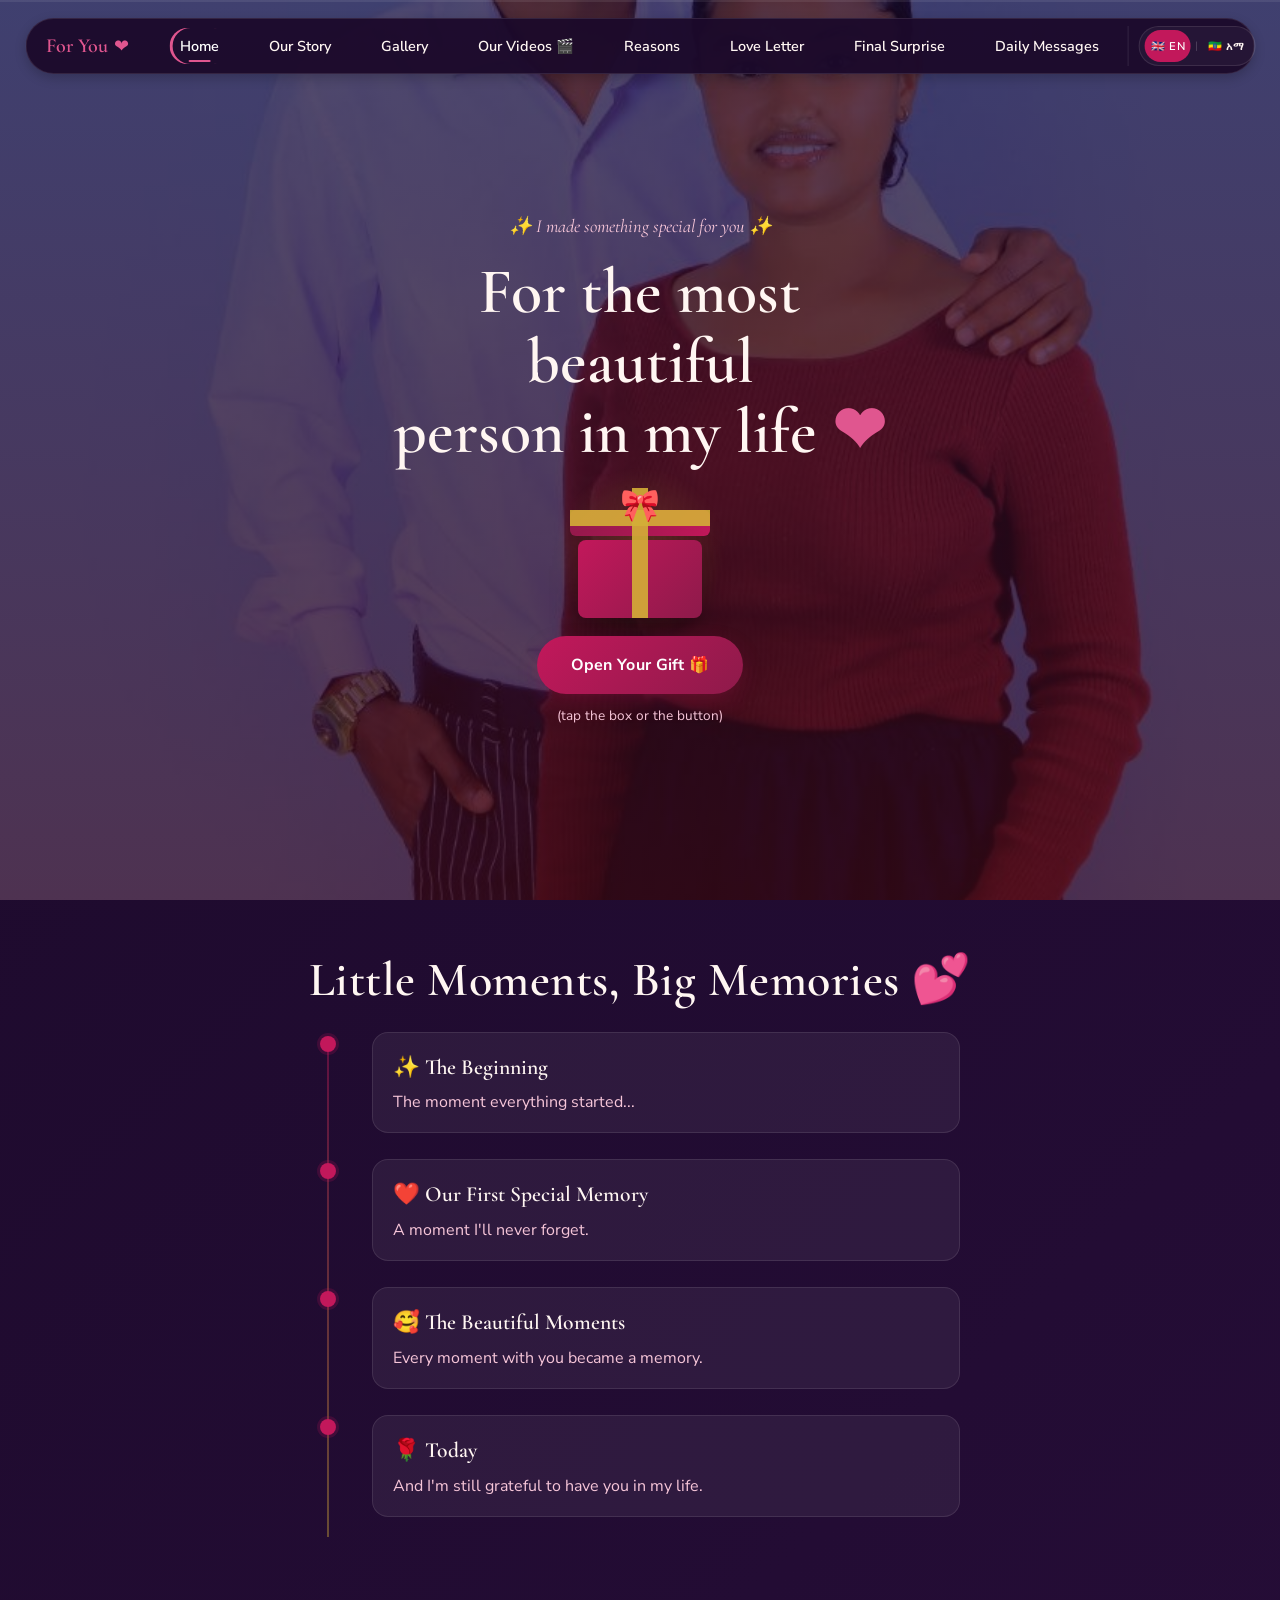
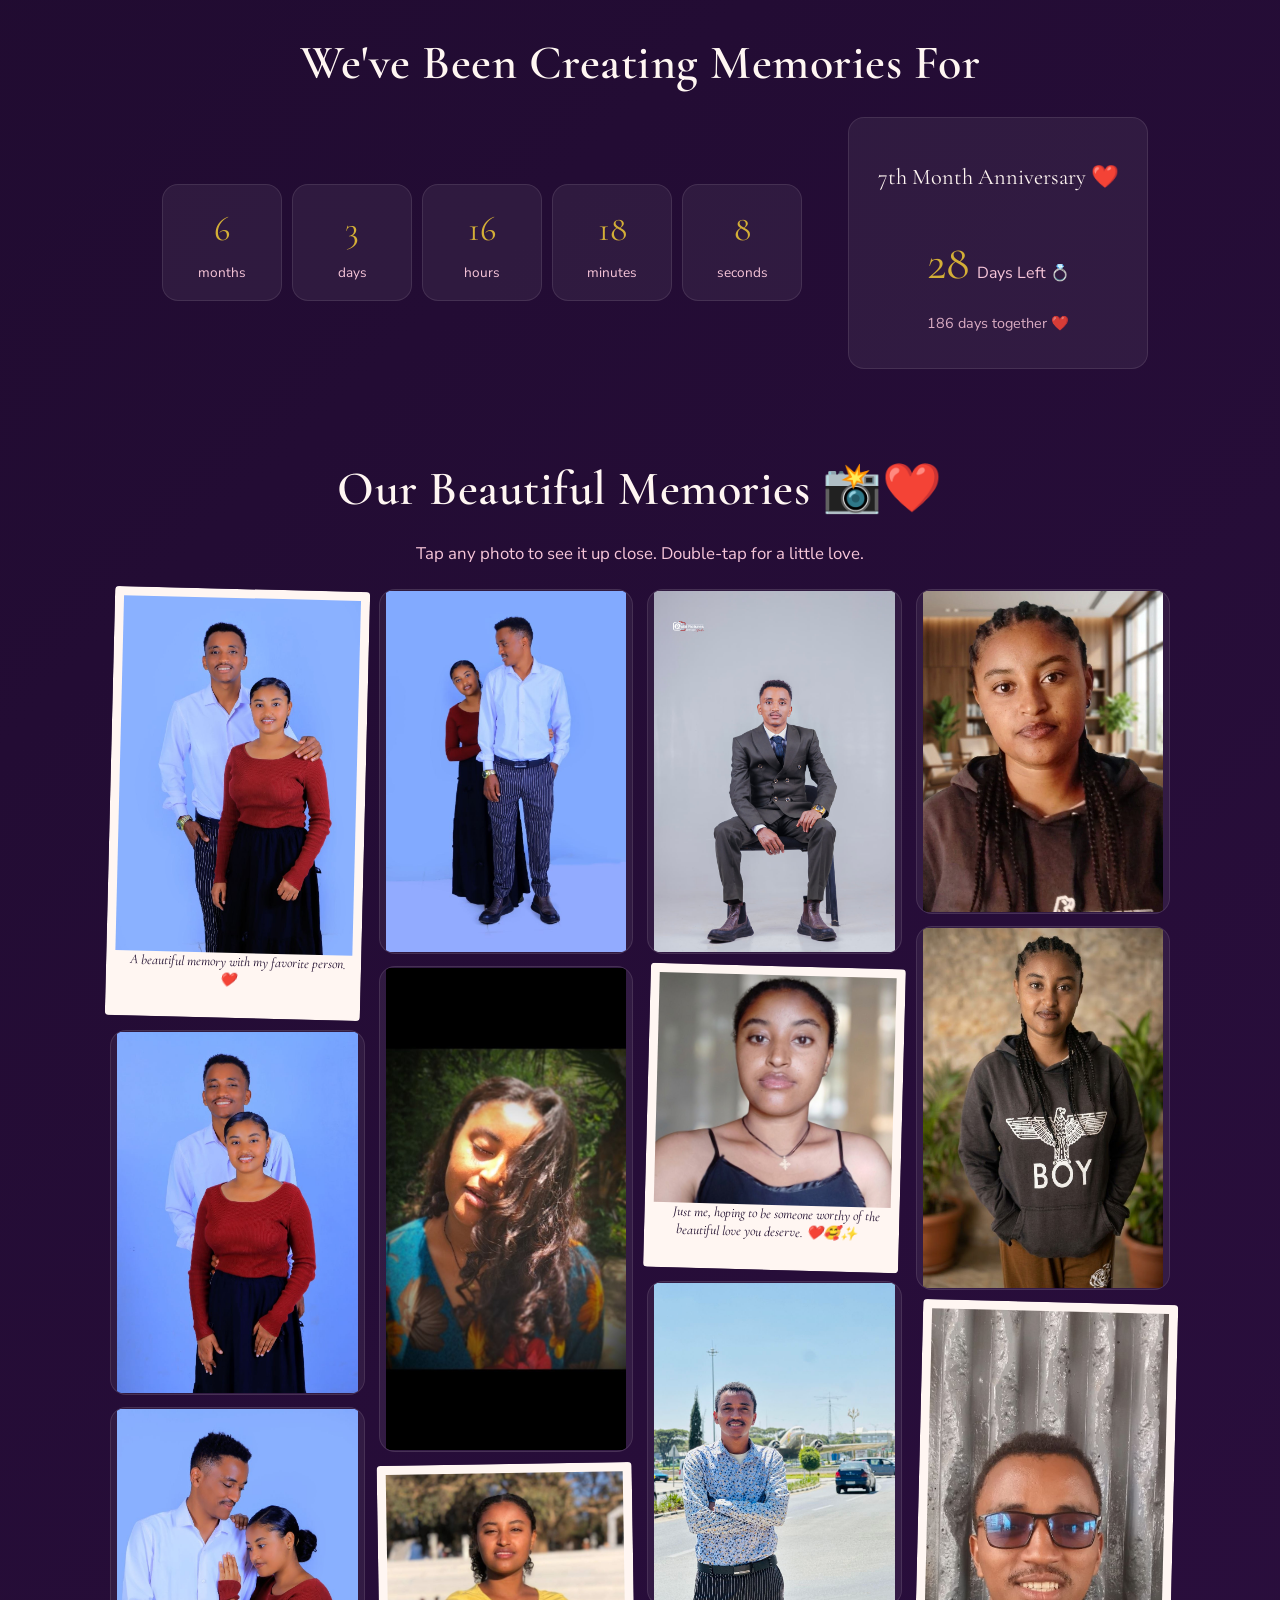
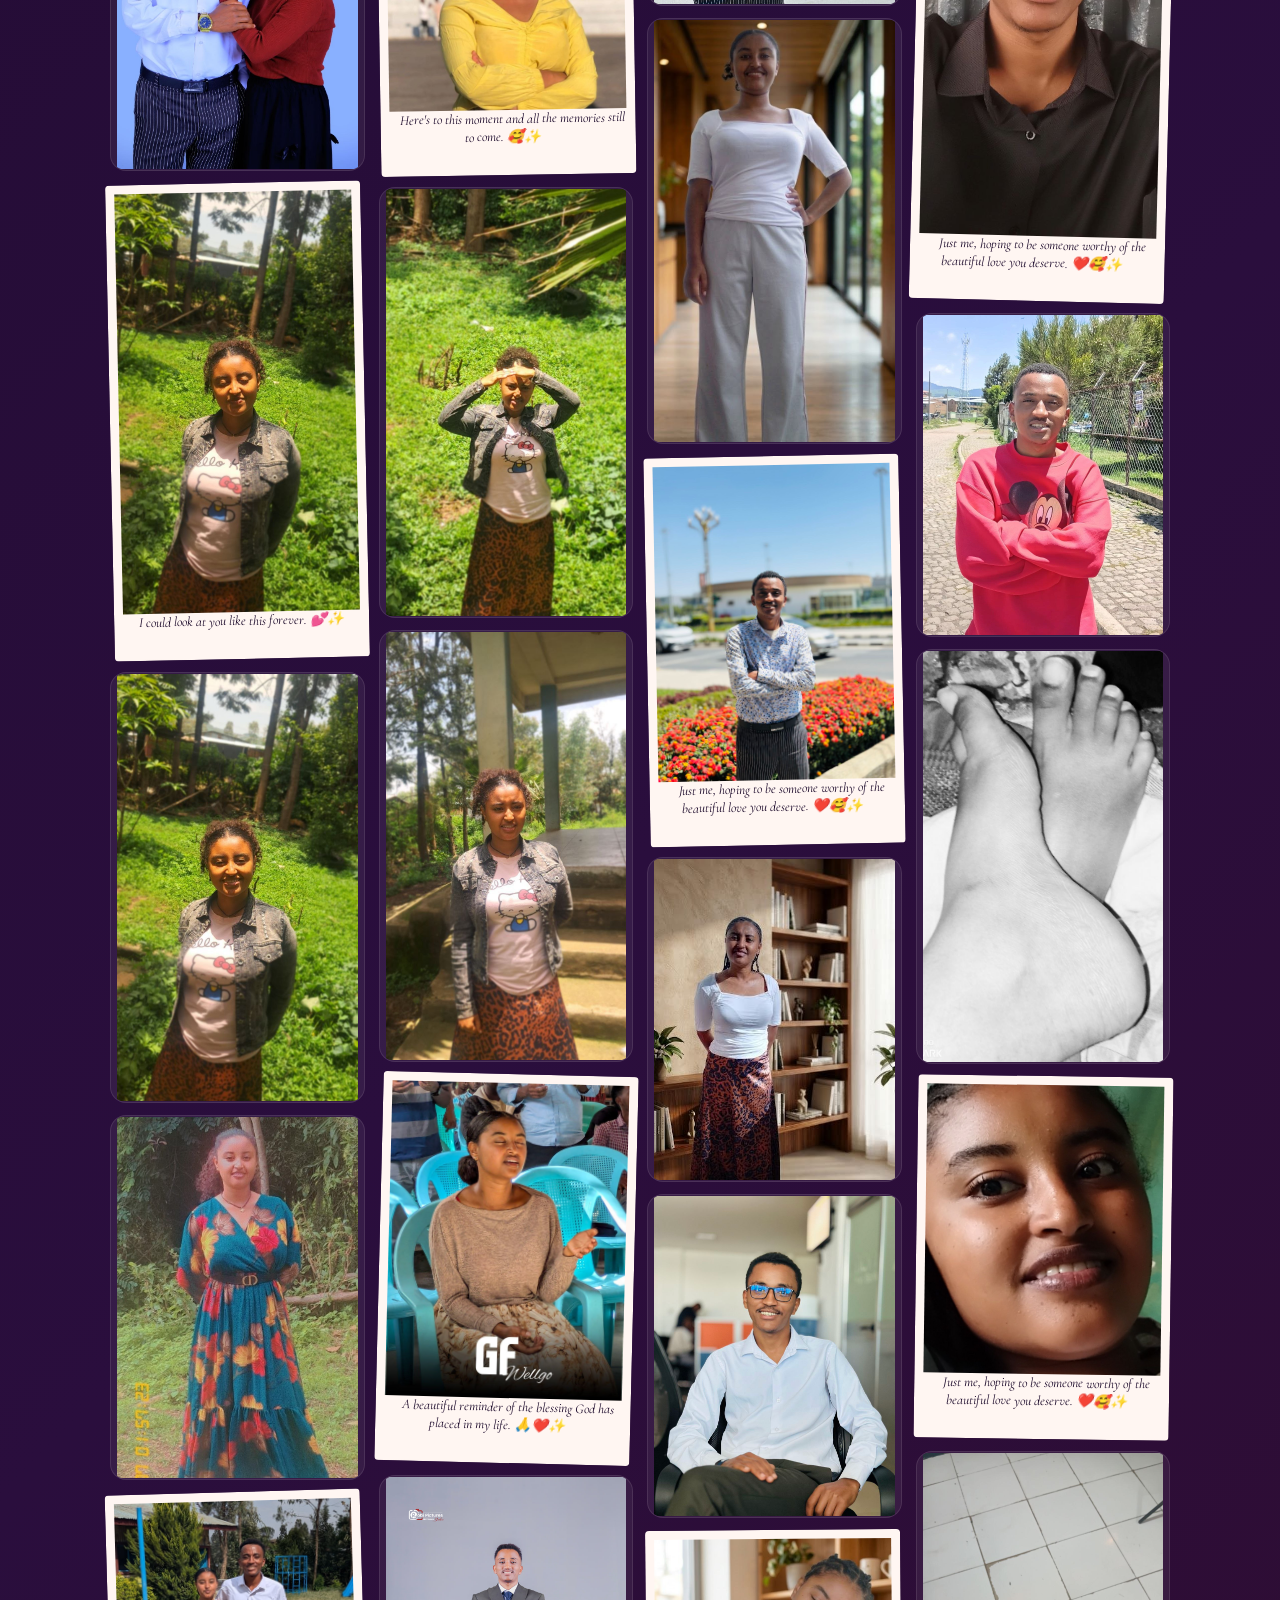
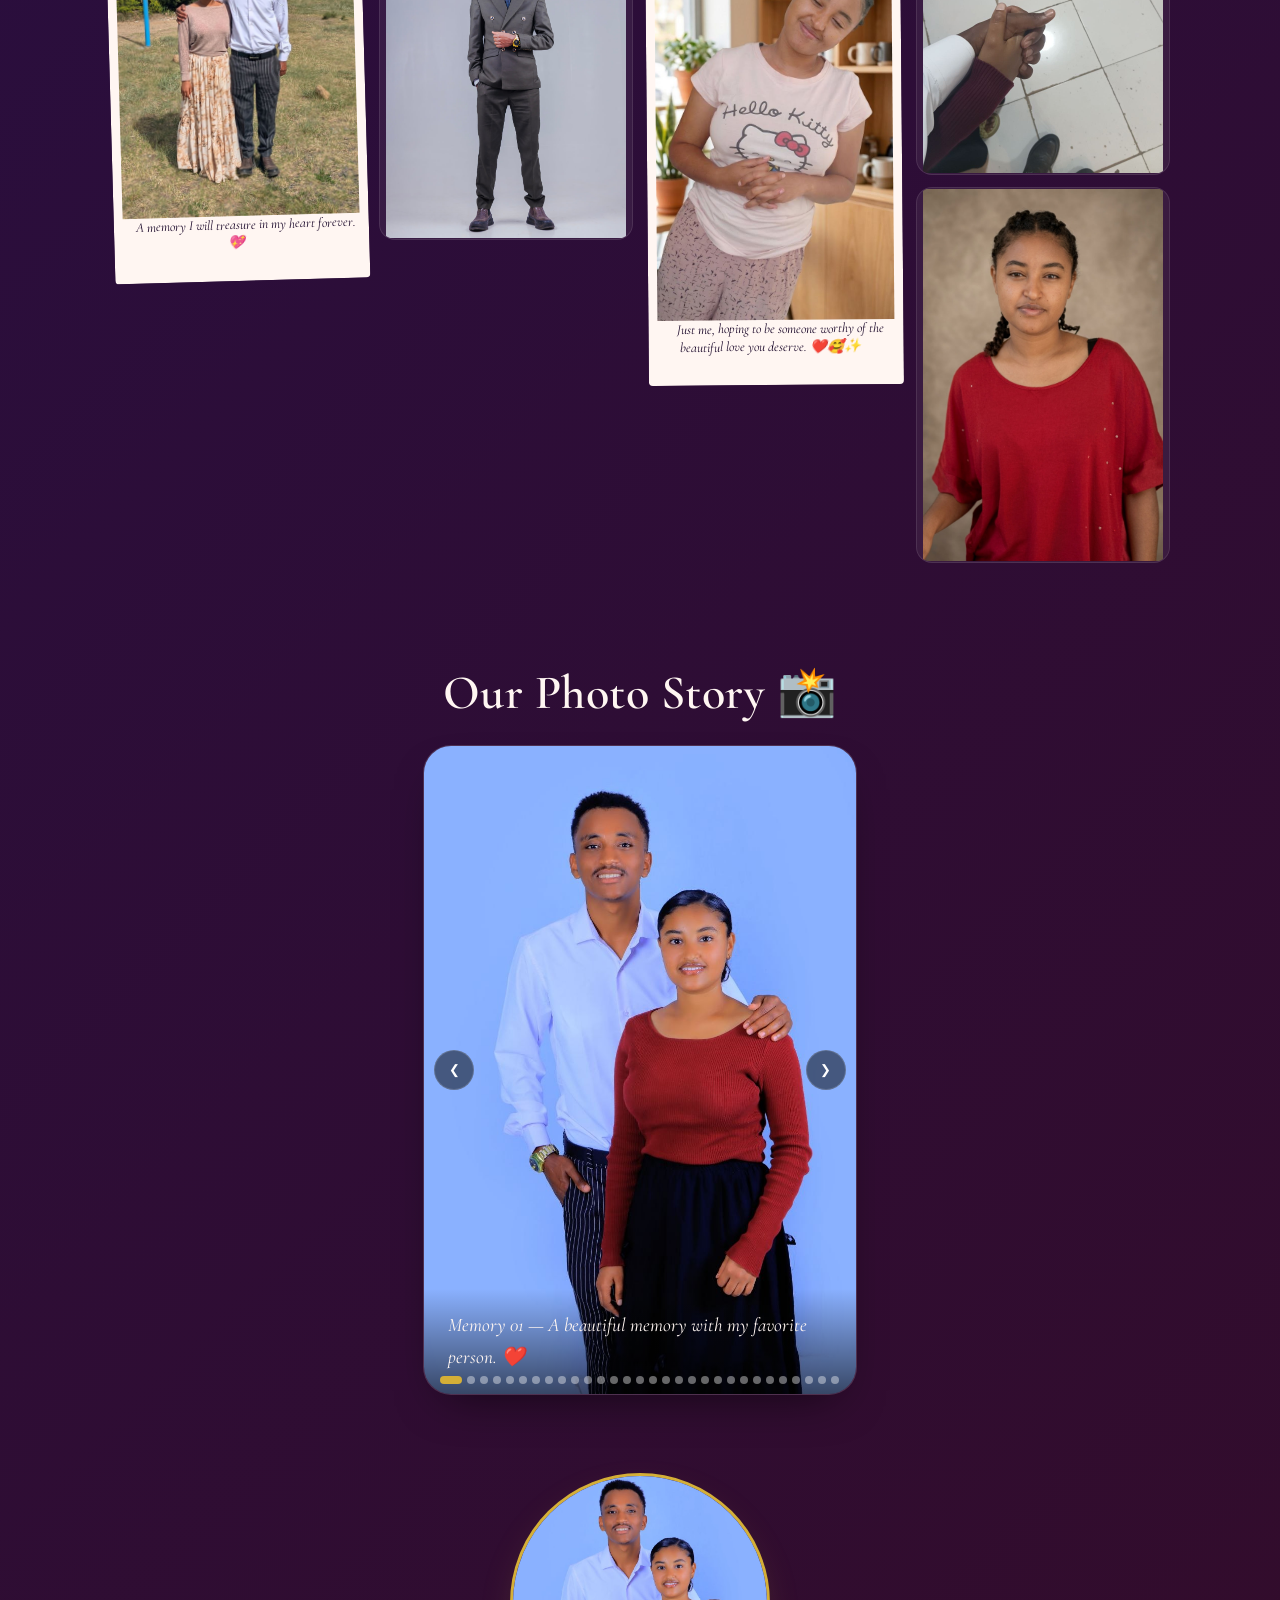
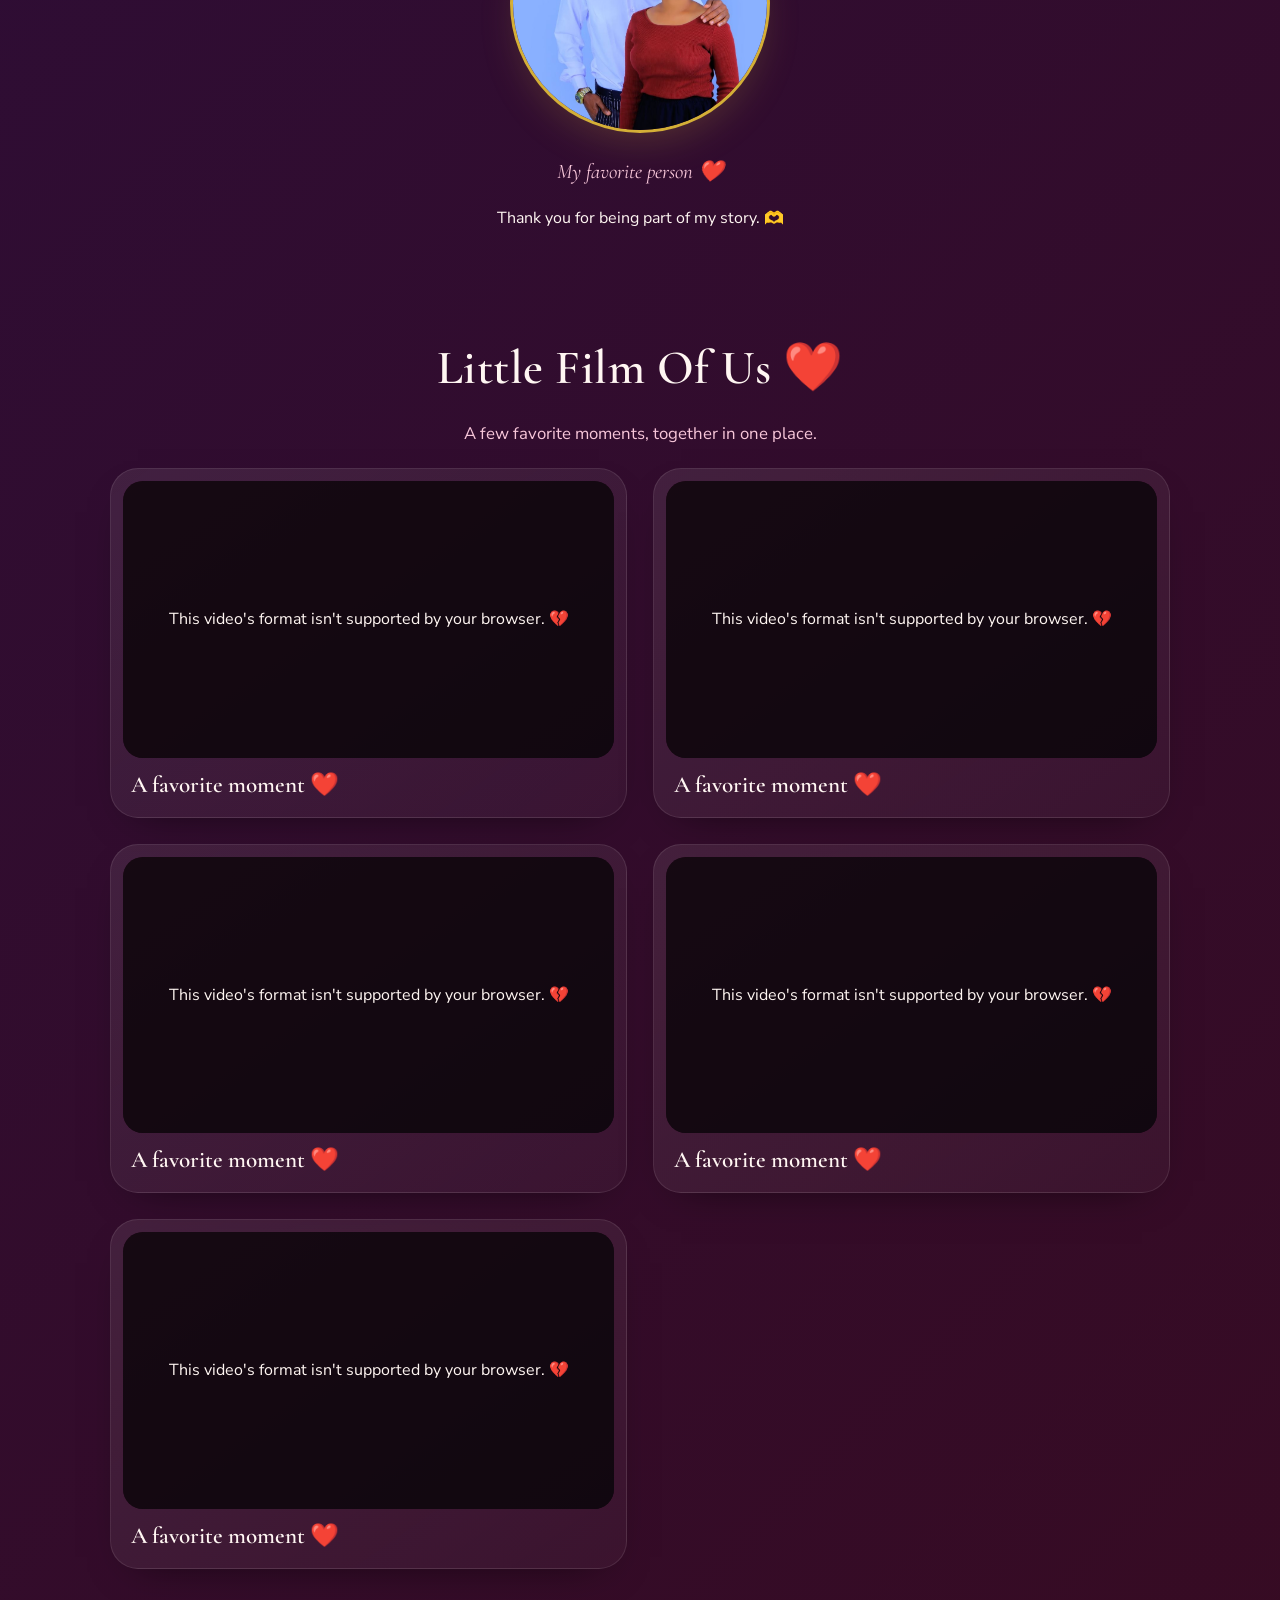
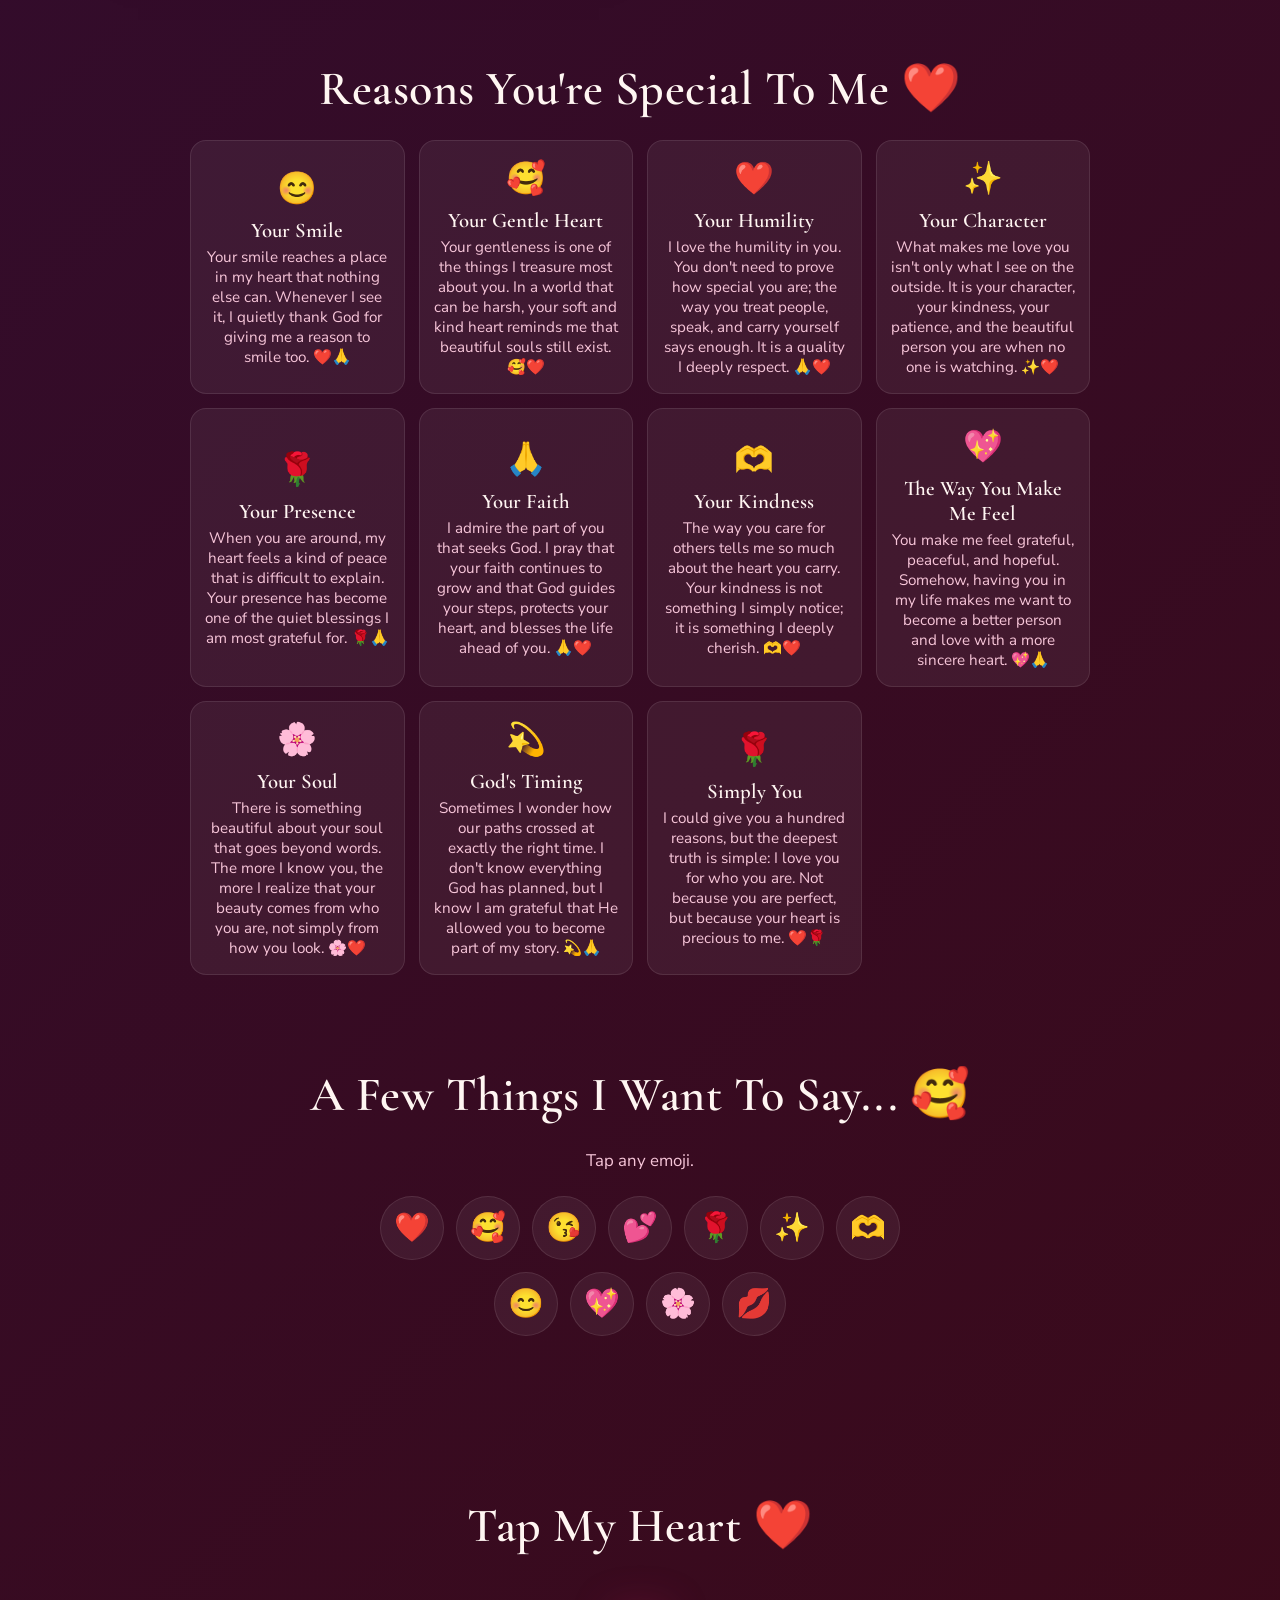
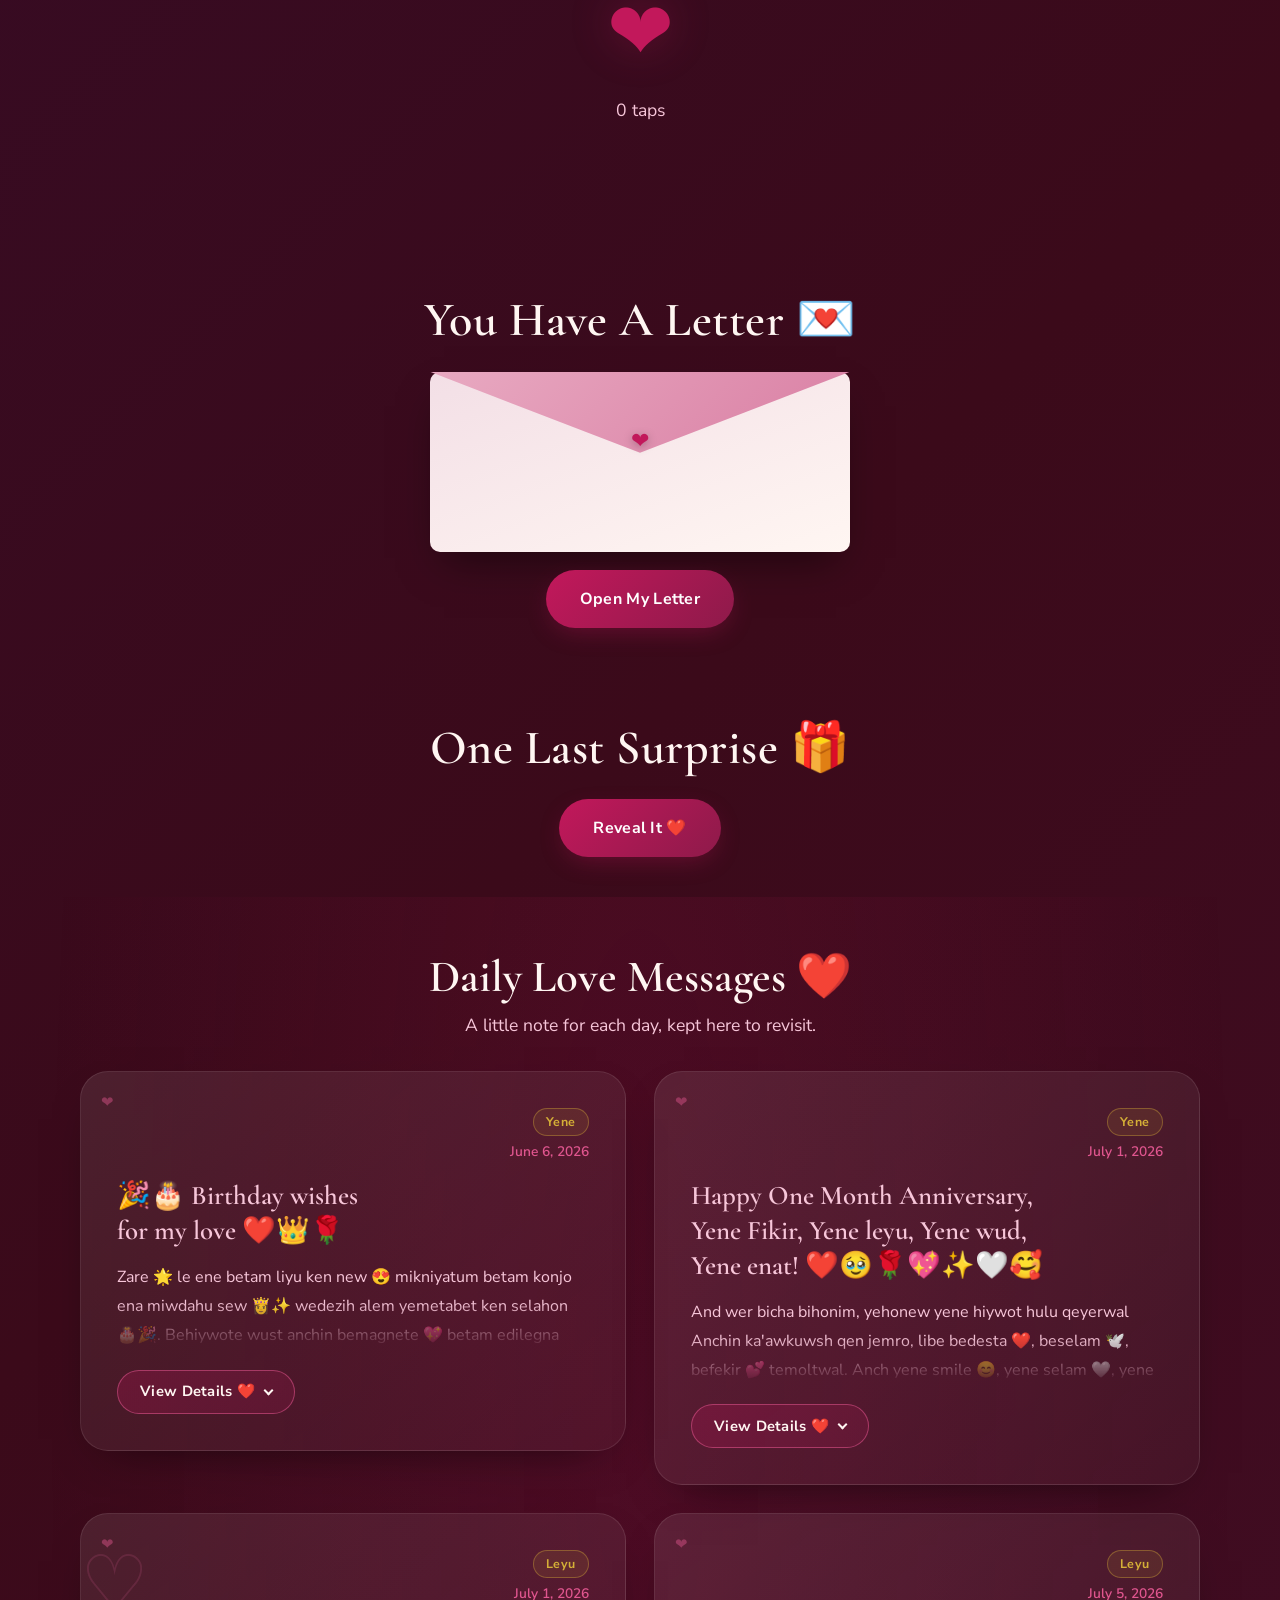
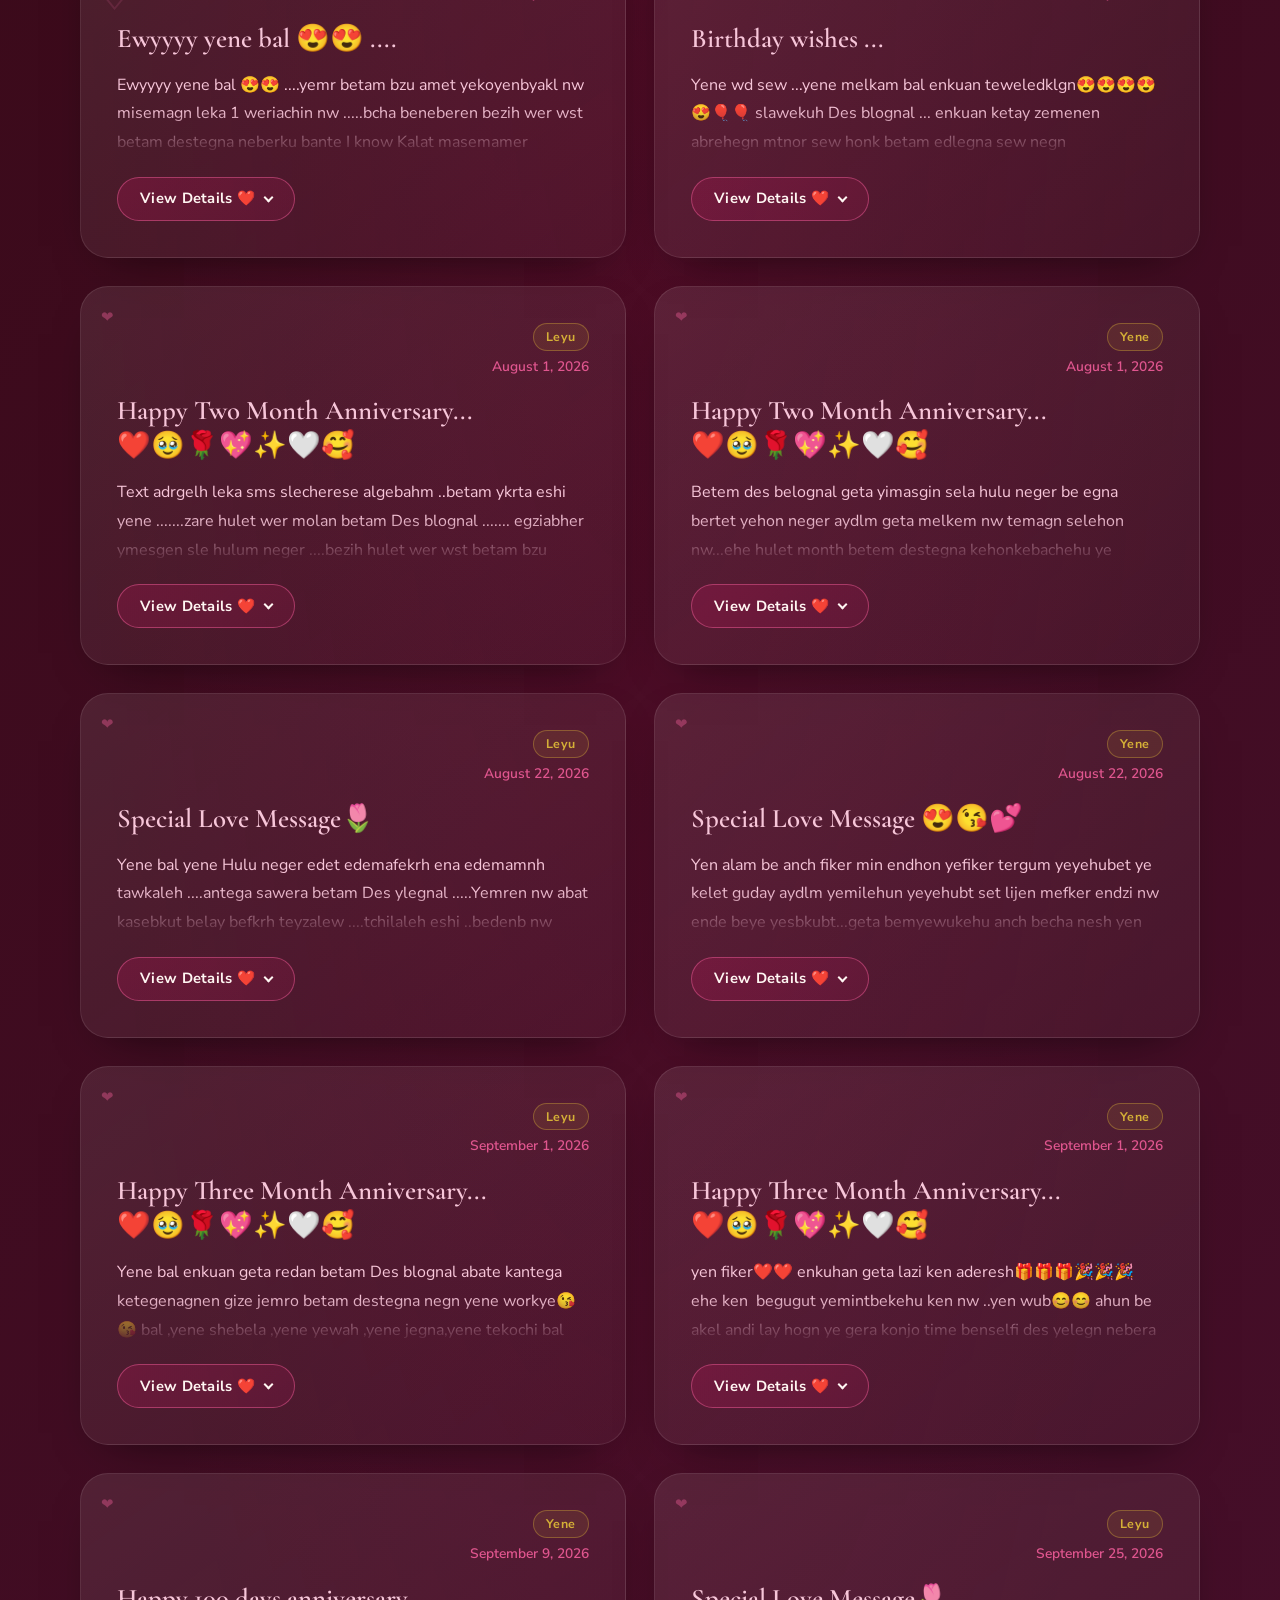
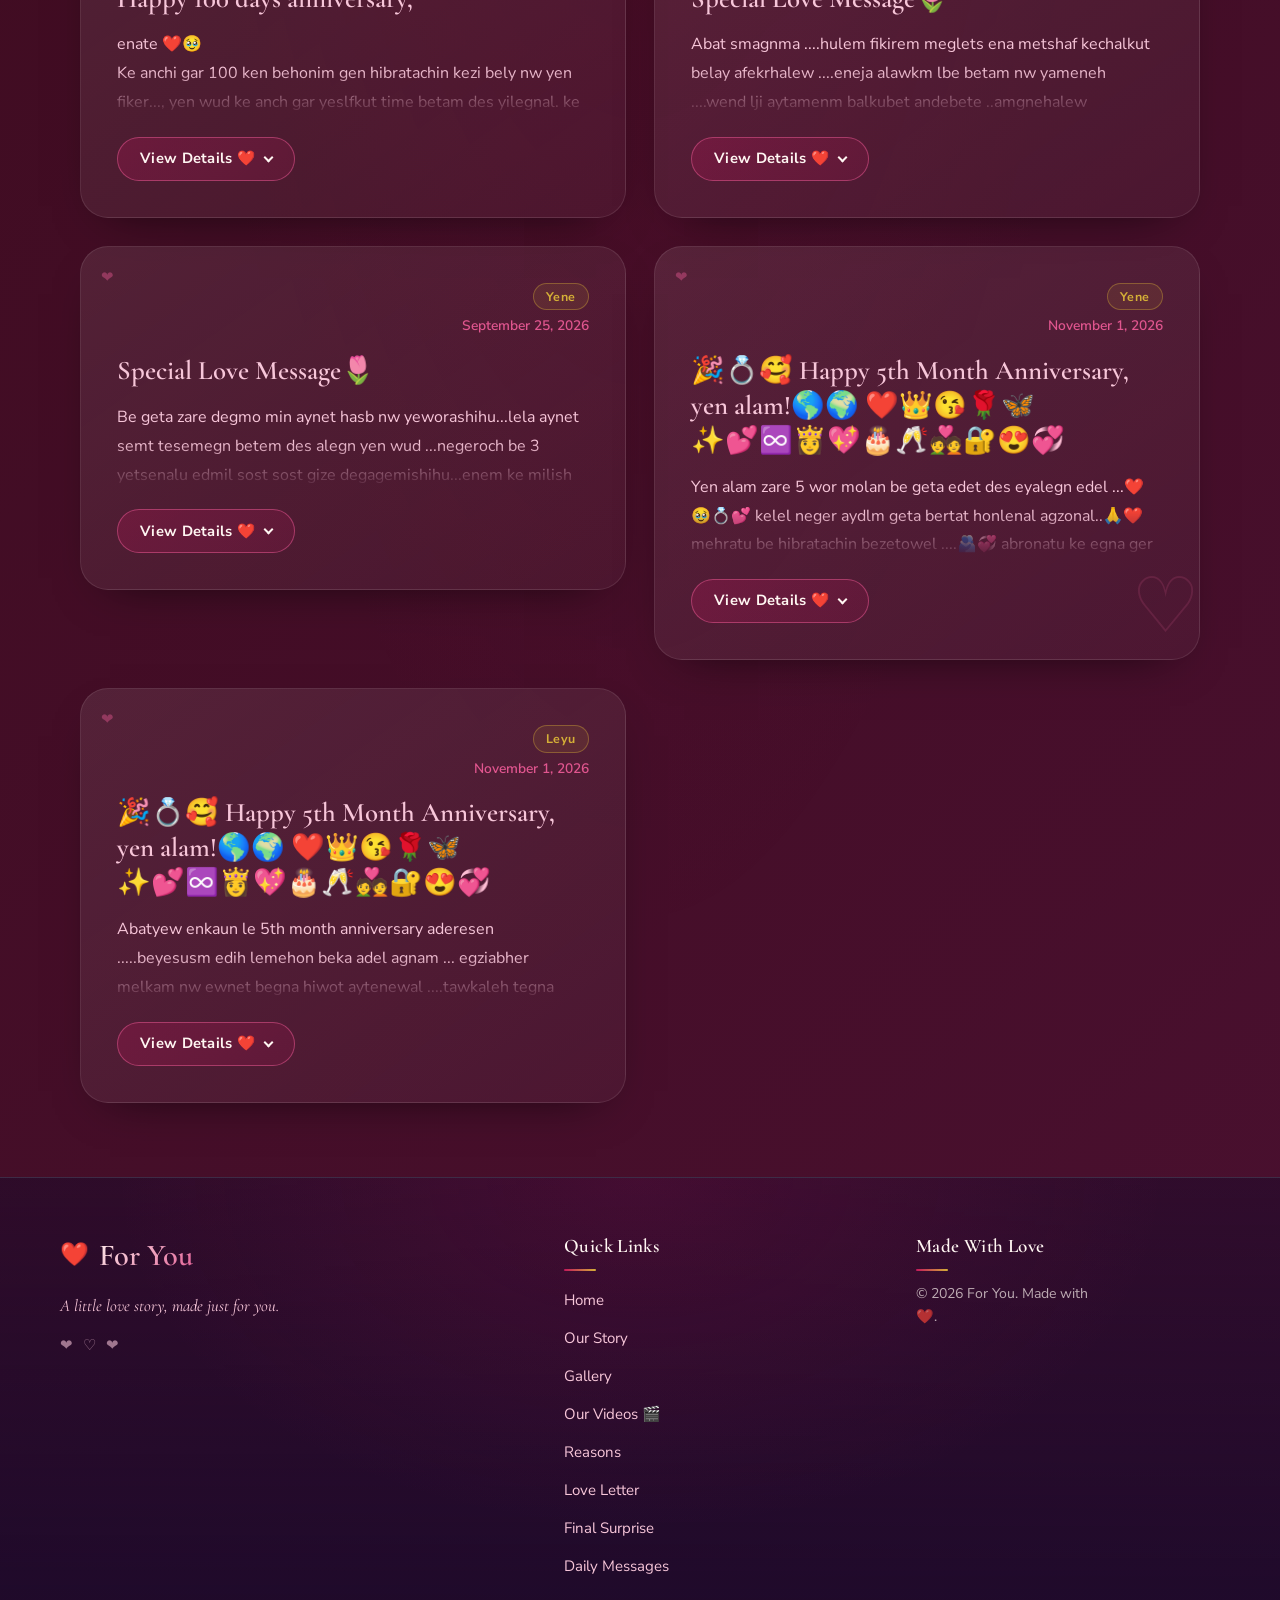
<file: index.html>
<!DOCTYPE html>
<html lang="en">
<head>
<meta charset="UTF-8" />
<meta name="viewport" content="width=device-width, initial-scale=1.0" />
<title>For You ❤️</title>
<link rel="icon" href="data:," />
<meta name="description" content="A little love story, made just for you." />

<link rel="preconnect" href="https://fonts.googleapis.com">
<link rel="preconnect" href="https://fonts.gstatic.com" crossorigin>
<link href="https://fonts.googleapis.com/css2?family=Cormorant+Garamond:ital,wght@0,400;0,500;0,600;1,500&family=Nunito+Sans:wght@300;400;600;700&display=swap" rel="stylesheet">

<link rel="stylesheet" href="style.css" />
</head>
<body>

<!-- Floating hearts background -->
<div id="heart-field" aria-hidden="true"></div>

<!-- Skip link -->
<a class="skip-link" href="#main">Skip to content</a>

<!-- ============ NAVIGATION ============ -->
<nav class="nav" id="siteNav" aria-label="Main navigation">
  <button class="nav__logo" type="button" id="secretLogo" aria-label="For You, click 5 times for a surprise">
    <span class="nav__brand">For You</span>
    <span class="nav__logo-heart">❤</span>
  </button>
  
  <!-- HAMBURGER MENU BUTTON -->
  <button class="nav__toggle" type="button" id="navToggle" aria-expanded="false" aria-controls="navLinks" aria-label="Open navigation menu">
    <span></span>
    <span></span>
    <span></span>
  </button>
  
  <ul class="nav__links" id="navLinks" aria-hidden="true" inert>
    <li><a href="#opening" data-nav data-i18n="navHome">Home</a></li>
    <li><a href="#story" data-nav data-i18n="navMemories">Our Story</a></li>
    <li><a href="#gallery" data-nav data-i18n="navGallery">Gallery</a></li>
    <li><a href="#little-film" data-nav data-i18n="navVideos">Our Videos 🎬</a></li>
    <li><a href="#reasons" data-nav data-i18n="navReasons">Reasons</a></li>
    <li><a href="#letter" data-nav data-i18n="navLetter">Love Letter</a></li>
    <li><a href="#surprise" data-nav data-i18n="navSurprise">Final Surprise</a></li>
    <li><a href="#finalMemories" data-nav data-i18n="navDailyMessages">Daily Messages</a></li>
    <li class="nav__language-item">
      <div class="lang-switcher" id="langSwitcher" role="group" aria-label="Language">
        <button class="lang-btn" type="button" data-lang="en" aria-label="Switch to English" aria-pressed="true">🇬🇧 EN</button>
        <span class="lang-divider" aria-hidden="true">|</span>
        <button class="lang-btn" type="button" data-lang="am" aria-label="Switch to Amharic" aria-pressed="false">🇪🇹 አማ</button>
      </div>
    </li>
  </ul>
</nav>

<!-- MOBILE OVERLAY -->
<div class="nav-overlay" id="navOverlay"></div>

<!-- Scroll progress bar -->
<div class="progress-track" aria-hidden="true"><div class="progress-fill" id="progressFill"></div></div>

<main id="main">

  <!-- ============ 1. OPENING / GIFT SCREEN ============ -->
  <section class="screen screen--opening" id="opening">
    <div class="opening__sparkles" aria-hidden="true"></div>
    <p class="eyebrow-line" data-i18n="eyebrow">✨ I made something special for you ✨</p>
    <h1 class="opening__title" data-i18n="openingTitle">For the most<br>beautiful<br>person in my life <span class="heart-glyph">❤</span></h1>

    <button class="gift-box" type="button" id="giftBox" aria-label="Open your gift">
      <span class="gift-box__glow" aria-hidden="true"></span>
      <span class="gift-box__lid" aria-hidden="true"></span>
      <span class="gift-box__base" aria-hidden="true"></span>
      <span class="gift-box__ribbon-v" aria-hidden="true"></span>
      <span class="gift-box__ribbon-h" aria-hidden="true"></span>
      <span class="gift-box__bow" aria-hidden="true">🎀</span>
    </button>

    <button class="btn btn--primary" id="openGiftBtn" data-i18n="openGift">Open Your Gift 🎁</button>
    <p class="opening__hint" data-i18n="giftHint">(tap the box or the button)</p>
  </section>

  <!-- ============ 2. WELCOME ============ -->
  <section class="screen screen--welcome" id="welcome" hidden>
    <div class="welcome__inner">
      <h2 class="welcome__greeting"><span data-i18n="welcomeHey">Hey</span>, <span id="herNameWelcome">You</span> <span class="heart-glyph">❤</span></h2>
      <p class="welcome__type" id="typewriter" aria-live="polite"></p>
      <button class="btn btn--ghost welcome__continue" id="continueBtn" data-i18n="continueStory">Continue Our Story <span aria-hidden="true">→</span> ❤️</button>
    </div>
  </section>

  <!-- ============ 3. TIMELINE ============ -->
  <section class="section section--timeline" id="story">
    <h2 class="section__title" data-i18n="timelineTitle">Little Moments, Big Memories <span aria-hidden="true">💕</span></h2>
    <div class="timeline" id="timeline"></div>
  </section>

  <!-- ============ LOVE COUNTER ============ -->
  <section class="section section--counter" id="loveCounter" hidden>
    <h2 class="section__title" data-i18n="counterTitle">We've Been Creating Memories For</h2>
    <div class="counter-layout">
      <div class="counter-grid counter-grid--months">
        <div class="counter-box" id="cYearsBox" hidden><span id="cYears">0</span><small data-i18n="years">years</small></div>
        <div class="counter-box"><span id="cMonths">0</span><small data-i18n="months">months</small></div>
        <div class="counter-box"><span id="cDays">0</span><small data-i18n="days">days</small></div>
        <div class="counter-box"><span id="cHours">0</span><small data-i18n="hours">hours</small></div>
        <div class="counter-box"><span id="cMinutes">0</span><small data-i18n="minutes">minutes</small></div>
        <div class="counter-box counter-box--seconds"><span id="cSeconds">0</span><small data-i18n="seconds">seconds</small></div>
      </div>

      <!-- Next anniversary countdown -->
      <div class="anniv-countdown" id="annivCountdown" role="group" aria-live="polite">
        <p class="anniv-countdown__title" id="annivTitle"></p>
        <p class="anniv-countdown__value" id="annivValue"><span id="annivDays">0</span><small id="annivLabel"></small></p>
        <p class="anniv-countdown__msg" id="annivMsg" hidden></p>
        <p class="anniv-countdown__total" id="annivTotal"></p>
      </div>
    </div>
  </section>

  <!-- ============ 4. PHOTO GALLERY ============ -->
  <section class="section section--gallery" id="gallery">
    <h2 class="section__title" data-i18n="galleryTitle">Our Beautiful Memories <span aria-hidden="true">📸❤️</span></h2>
    <p class="section__sub" data-i18n="gallerySub">Tap any photo to see it up close. Double-tap for a little love.</p>
    <div class="masonry" id="masonryGallery"></div>
  </section>

  <!-- Lightbox -->
  <div class="lightbox" id="lightbox" role="dialog" aria-modal="true" aria-label="Photo viewer" hidden>
    <button class="lightbox__close" id="lightboxClose" aria-label="Close photo viewer">&times;</button>
    <button class="lightbox__nav lightbox__nav--prev" id="lightboxPrev" aria-label="Previous photo">&#10094;</button>
    <figure class="lightbox__figure">
      <img id="lightboxImg" alt="" />
      <figcaption id="lightboxCaption"></figcaption>
    </figure>
    <button class="lightbox__nav lightbox__nav--next" id="lightboxNext" aria-label="Next photo">&#10095;</button>
    <p class="lightbox__counter" id="lightboxCounter"></p>
  </div>

  <!-- ============ 5. SLIDESHOW ============ -->
  <section class="section section--slideshow">
    <h2 class="section__title" data-i18n="slideshowTitle">Our Photo Story <span aria-hidden="true">📸</span></h2>
    <div class="slideshow" id="slideshow">
      <div class="slideshow__track" id="slideshowTrack"></div>
      <button class="slideshow__arrow slideshow__arrow--prev" id="slidePrev" aria-label="Previous slide">&#10094;</button>
      <button class="slideshow__arrow slideshow__arrow--next" id="slideNext" aria-label="Next slide">&#10095;</button>
      <div class="slideshow__dots" id="slideDots"></div>
    </div>
  </section>

  <!-- ============ FINAL GALLERY PHOTO ============ -->
  <section class="section section--final-photo">
    <div class="final-photo" id="finalPhoto">
      <img id="finalPhotoImg" alt="A favorite photo of you" />
    </div>
    <p class="final-photo__caption" data-i18n="finalCaption">My favorite person ❤️</p>
    <p class="final-photo__thanks" data-i18n="finalThanks">Thank you for being part of my story. 🫶</p>
  </section>

  <!-- ============ VIDEO GALLERY ============ -->
  <section class="section section--video-gallery" id="little-film" aria-labelledby="videoGalleryTitle">
    <h2 class="section__title" id="videoGalleryTitle" data-i18n="videoGalleryTitle">Little Film Of Us ❤️</h2>
    <p class="section__sub" data-i18n="videoGallerySubtitle">A few favorite moments, together in one place.</p>
    <div class="video-gallery__grid" id="videoGallery" role="list" aria-label="Our videos"></div>
  </section>

  <!-- ============ 6. REASONS ============ -->
  <section class="section section--reasons" id="reasons">
    <h2 class="section__title" data-i18n="reasonsTitle">Reasons You're Special To Me <span aria-hidden="true">❤️</span></h2>
    <div class="reasons-grid" id="reasonsGrid"></div>
  </section>

  <!-- ============ APPRECIATION INTERACTIONS ============ -->
  <section class="section section--emoji">
    <h2 class="section__title" data-i18n="emojiTitle">A Few Things I Want To Say... <span aria-hidden="true">🥰</span></h2>
    <p class="section__sub" data-i18n="emojiSub">Tap any emoji.</p>
    <div class="emoji-field" id="emojiField"></div>
    <p class="emoji-message" id="emojiMessage" aria-live="polite">&nbsp;</p>
  </section>

  <section class="section section--heart-tap">
    <h2 class="section__title" data-i18n="heartTitle">Tap My Heart <span aria-hidden="true">❤️</span></h2>
    <button class="heart-tap" id="heartTap" aria-label="Tap the heart">
      <span aria-hidden="true">❤</span>
    </button>
    <p class="heart-tap__count"><span id="heartCount">0</span> <span data-i18n="taps">taps</span></p>
    <p class="heart-tap__msg" id="heartMsg" aria-live="polite">&nbsp;</p>
  </section>

  <!-- ============ 7. LOVE LETTER ============ -->
  <section class="section section--letter" id="letter">
    <h2 class="section__title" data-i18n="letterTitle">You Have A Letter <span aria-hidden="true">💌</span></h2>
    <div class="envelope" id="envelope">
      <div class="envelope__body">
        <div class="envelope__flap"></div>
        <div class="envelope__paper" id="envelopePaper">
          <p id="letterText" class="letter__text"></p>
        </div>
        <span class="envelope__seal" aria-hidden="true">❤</span>
      </div>
    </div>
    <button class="btn btn--primary" id="openLetterBtn" data-i18n="openLetter">Open My Letter</button>
  </section>

  <!-- ============ LETTER MODAL ============ -->
  <div class="letter-modal" id="letterModal" role="dialog" aria-modal="true" aria-label="Love letter" aria-hidden="true" tabindex="-1">
    <div class="letter-modal__content">
      <button class="letter-modal__close" id="letterModalClose" aria-label="Close letter">✕</button>
      <p class="letter-modal__text" id="letterModalText"></p>
    </div>
  </div>

</main>

<!-- ============ SECRET MESSAGE MODAL ============ -->
<div class="secret-modal" id="secretModal" role="dialog" aria-modal="true" aria-label="Secret message" hidden>
  <div class="secret-modal__card">
    <p data-i18n="secretFound">🤫 You found my secret...</p>
    <p data-i18n="secretMessage">I love you more than this website could ever explain. ❤️</p>
    <button class="btn btn--ghost" id="secretClose" data-i18n="close">Close</button>
  </div>
</div>
<!-- ============ ONE LAST SURPRISE ============ -->
<section class="section section--surprise" id="surprise">
  <div class="surprise__pre" id="surprisePre">
    <h2 class="section__title" data-i18n="surpriseTitle">One Last Surprise <span aria-hidden="true">🎁</span></h2>
    <button class="btn btn--primary" id="revealBtn" data-i18n="revealBtn">Reveal It ❤️</button>
  </div>
  <div class="surprise__reveal" id="surpriseReveal" hidden>
    <p class="surprise__lead" data-i18n="surpriseLead">If I could give you one thing...</p>
    <p class="surprise__body" data-i18n="surpriseBody1">I would give you the ability<br>to see yourself through my eyes.</p>
    <p class="surprise__body" data-i18n="surpriseBody2">Then you would finally understand<br>how incredibly special you are to me. ❤️</p>
    <h3 class="surprise__final" data-i18n="finalMessage">I Love You <span class="heart-glyph">❤</span></h3>
    <p class="surprise__name" id="herNameFinal">You</p>
    <p class="surprise__forever" data-i18n="forever">Forever &amp; Always ✨</p>
  </div>
</section>
<!-- ============ FINAL MEMORIES ============ -->
<section class="final-memories" id="finalMemories" aria-labelledby="dailyJournalTitle">
  <div class="final-memories__inner">
    <h2 class="daily-journal__title" id="dailyJournalTitle" data-i18n="dailyJournalTitle">Daily Love Messages ❤️</h2>
    <p class="daily-journal__subtitle" data-i18n="dailyJournalSubtitle">A little note for each day, kept here to revisit.</p>
    <div class="daily-journal__grid" id="dailyJournalCard" role="list" aria-label="Daily love messages"></div>
  </div>
</section>
<!-- ============ FOOTER ============ -->
<footer class="footer" role="contentinfo" aria-label="Footer" data-i18n-aria-label="footerAriaLabel">
  <div class="footer__container">
    
    <!-- Brand Area -->
    <div class="footer__brand">
      <div class="footer__logo">
        <span class="footer__heart" aria-hidden="true">❤️</span>
        <span class="footer__title">For You</span>
      </div>
      <p class="footer__tagline" data-i18n="footerTagline">A little love story, made just for you.</p>
      <div class="footer__hearts" aria-hidden="true">
        <span>❤</span>
        <span>♡</span>
        <span>❤</span>
      </div>
    </div>

    <!-- Navigation Links -->
    <nav class="footer__nav" aria-label="Footer navigation" data-i18n-aria-label="footerNavLabel">
      <h3 class="footer__nav-title" data-i18n="footerLinksTitle">Quick Links</h3>
      <ul class="footer__nav-list">
        <li><a href="#opening" data-nav data-i18n="navHome">Home</a></li>
        <li><a href="#story" data-nav data-i18n="navMemories">Memories</a></li>
        <li><a href="#gallery" data-nav data-i18n="navGallery">Gallery</a></li>
        <li><a href="#little-film" data-nav data-i18n="navVideos">Our Videos 🎬</a></li>
        <li><a href="#reasons" data-nav data-i18n="navReasons">Reasons</a></li>
        <li><a href="#letter" data-nav data-i18n="navLetter">Love Letter</a></li>
        <li><a href="#surprise" data-nav data-i18n="navSurprise">Surprise</a></li>
        <li><a href="#finalMemories" data-nav data-i18n="navDailyMessages">Daily Messages</a></li>
      </ul>
    </nav>

    <!-- Made With Love -->
    <div class="footer__love">
      <h3 class="footer__love-title" data-i18n="footerMadeWithLove">Made With Love</h3>
      <p class="footer__copyright" data-i18n="footerCopyright">&copy; 2026 For You. Made with ❤️.</p>
    </div>

  </div>

  <!-- Back to Top Button -->
  <button class="footer__back-top" id="backToTop" aria-label="Back to top" data-i18n-aria-label="backToTopLabel">
    <span aria-hidden="true">↑</span>
  </button>
</footer>

<canvas id="fxCanvas" aria-hidden="true"></canvas>

<script src="script.js"></script>
</body>
</html>
</file>
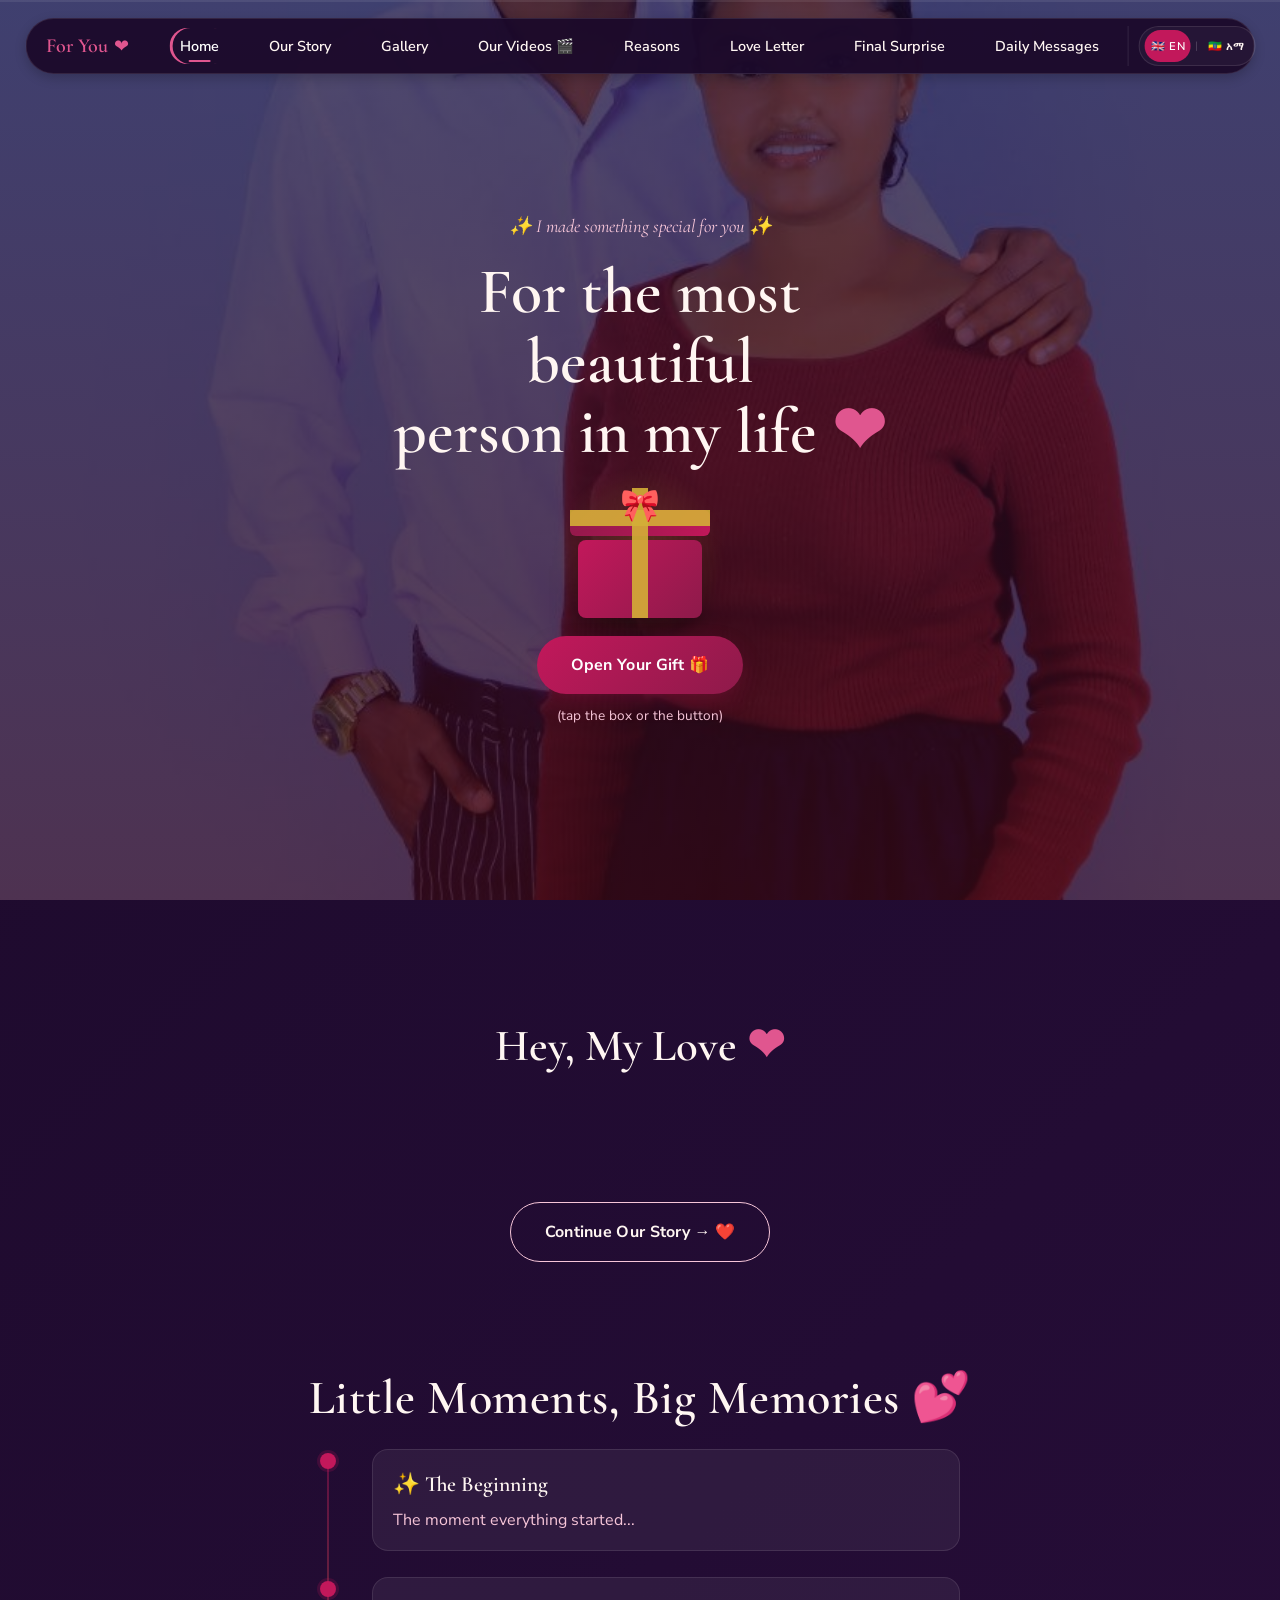
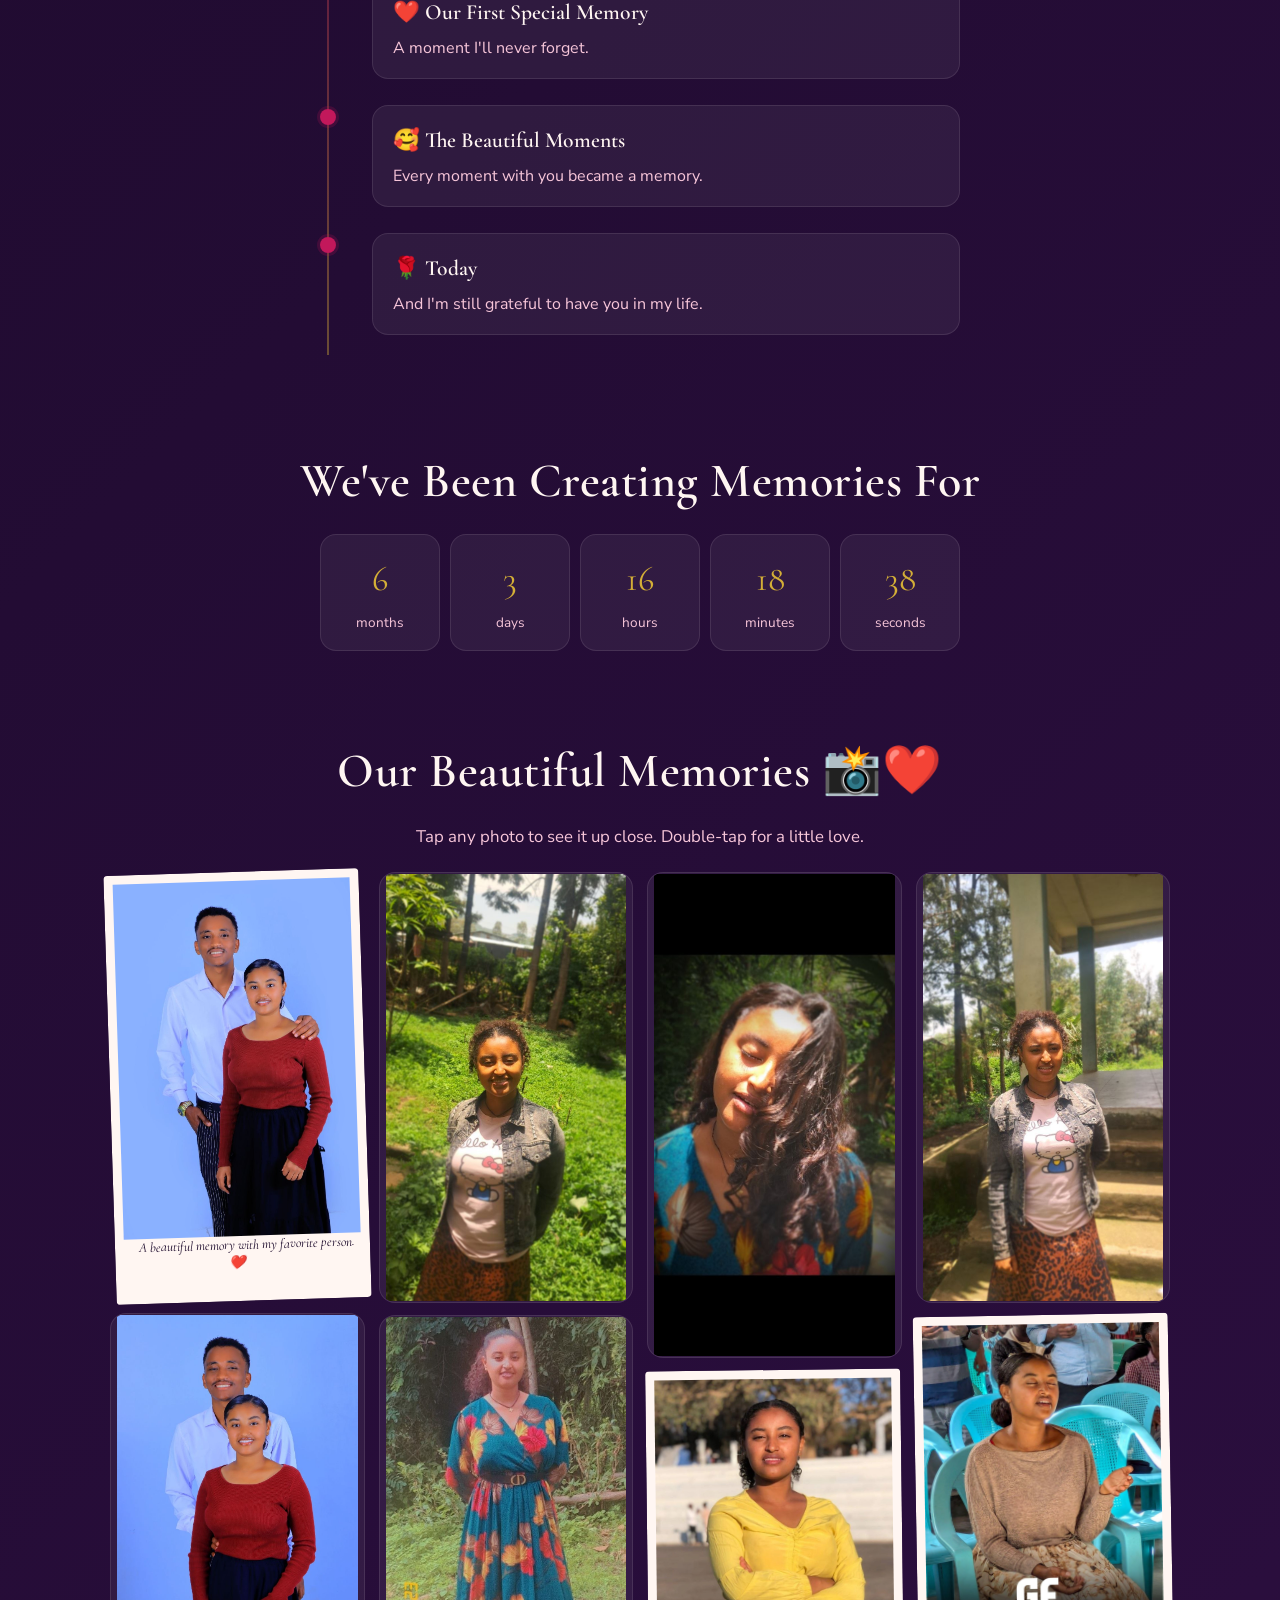
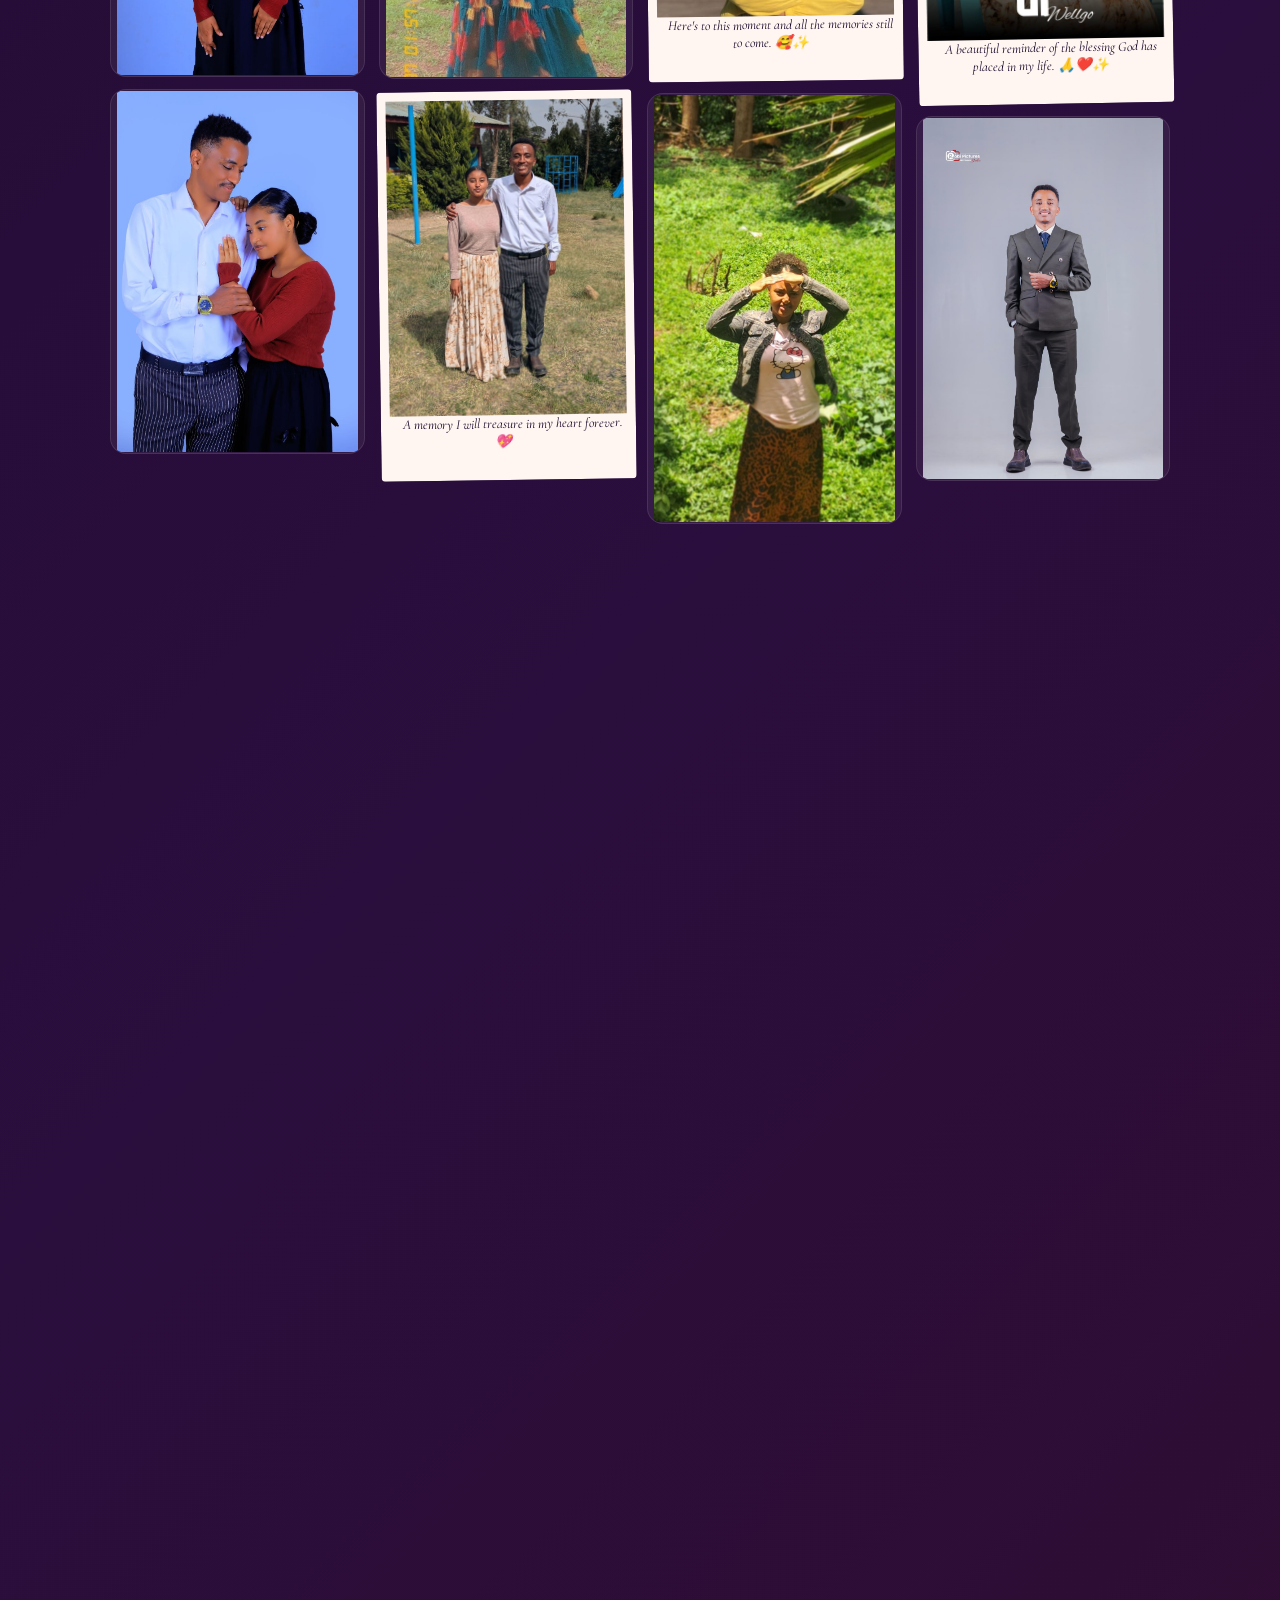
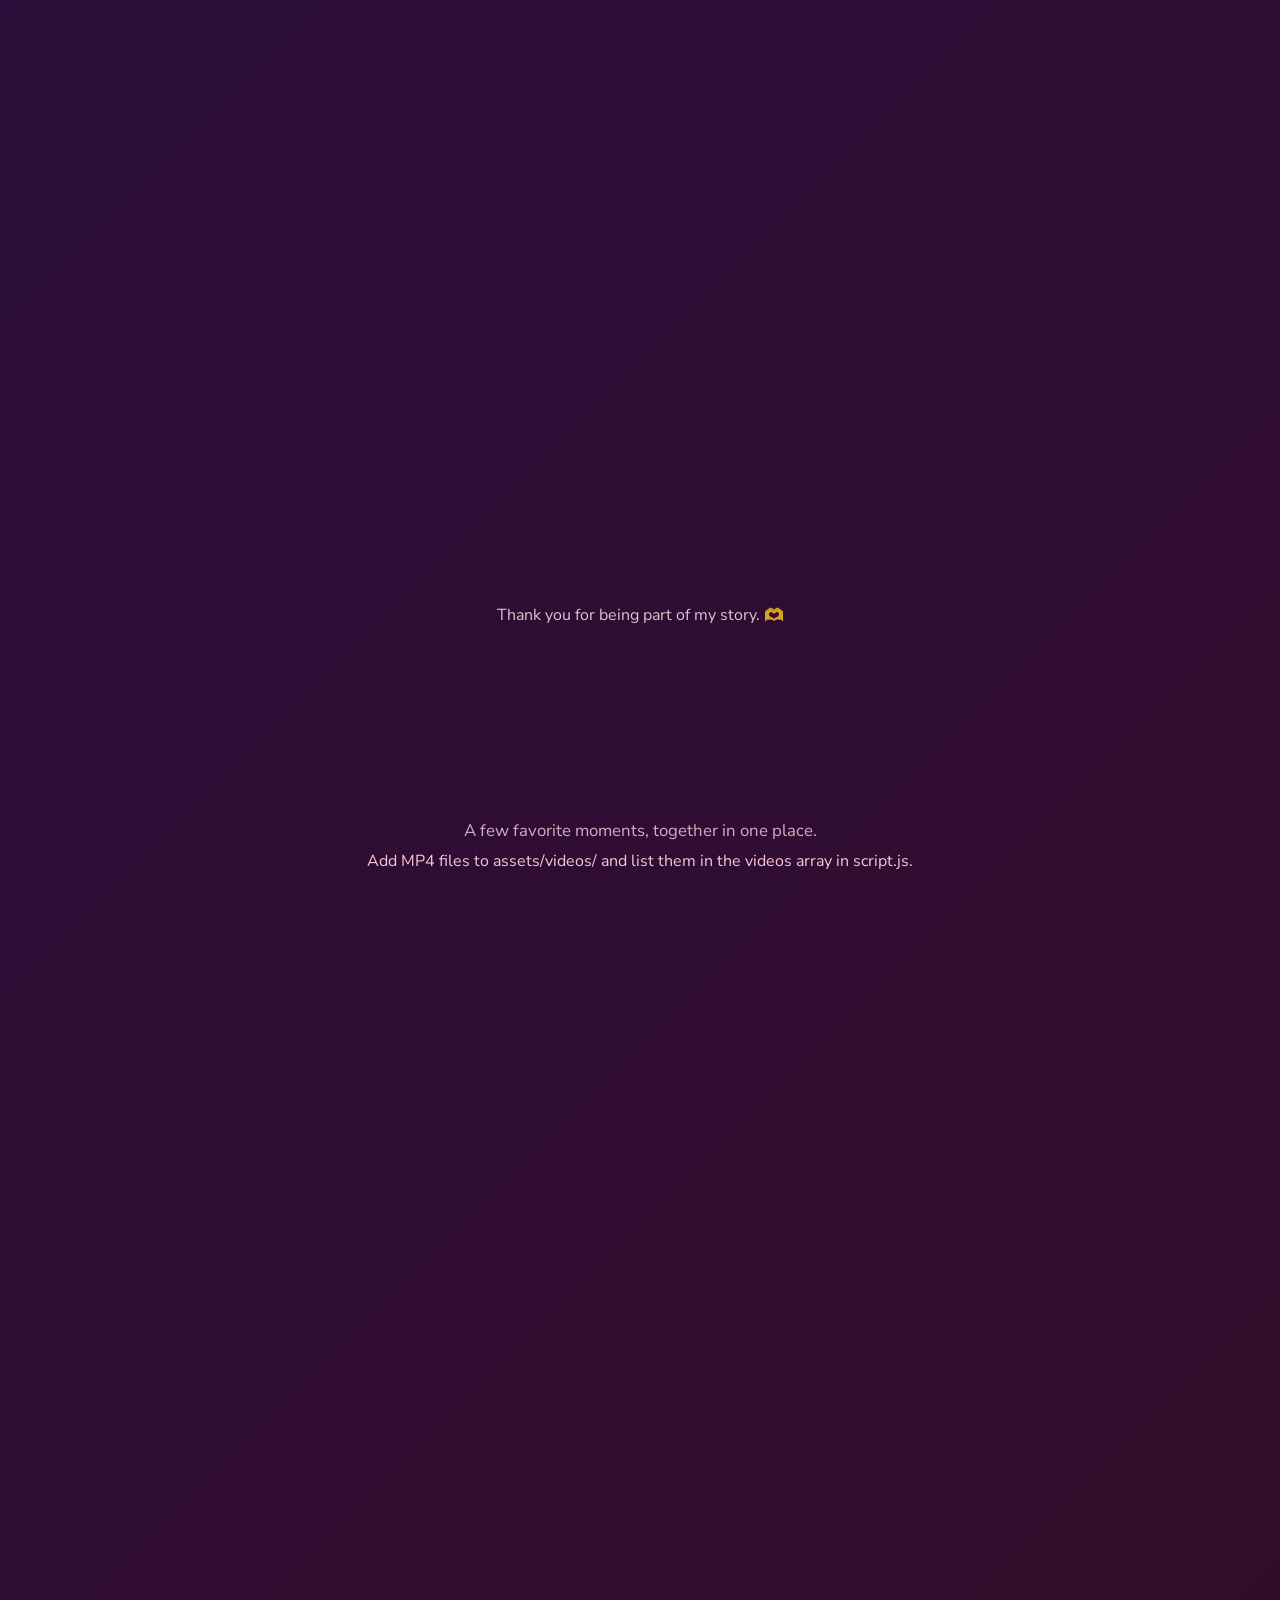
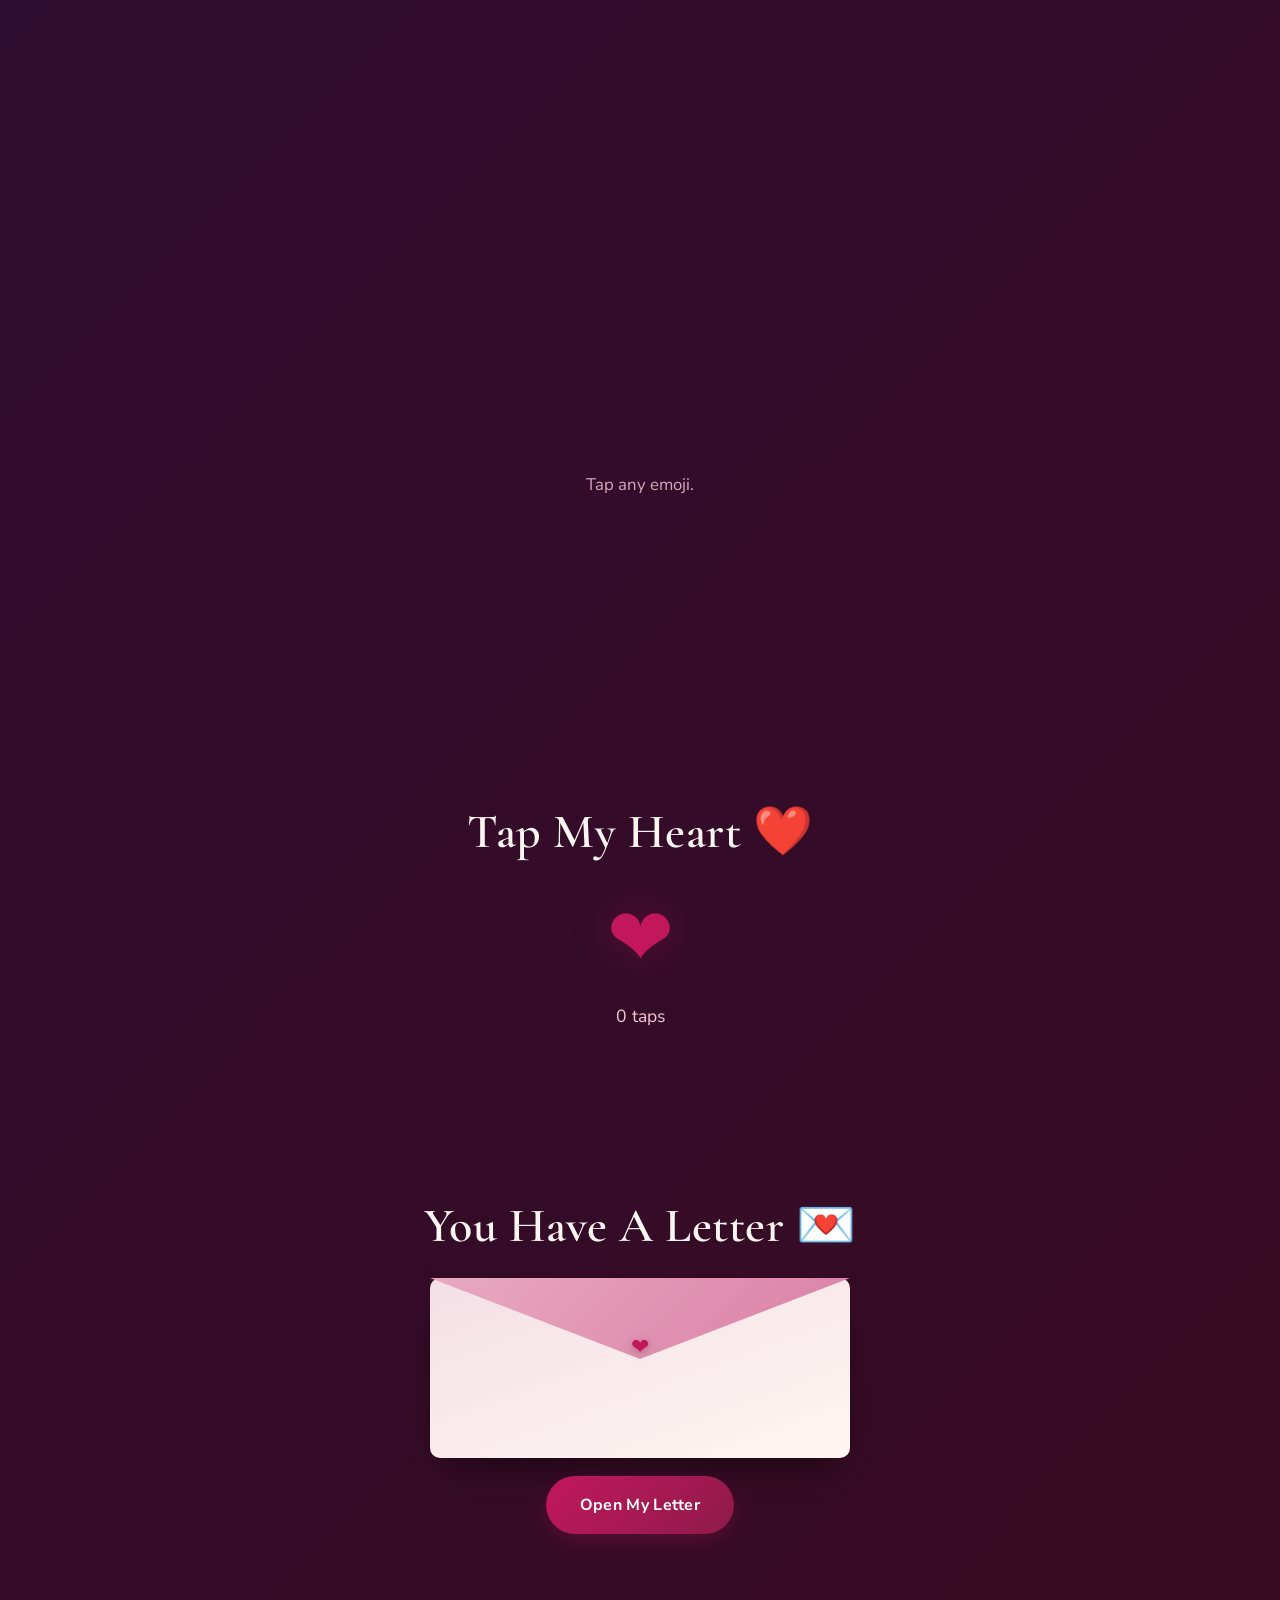
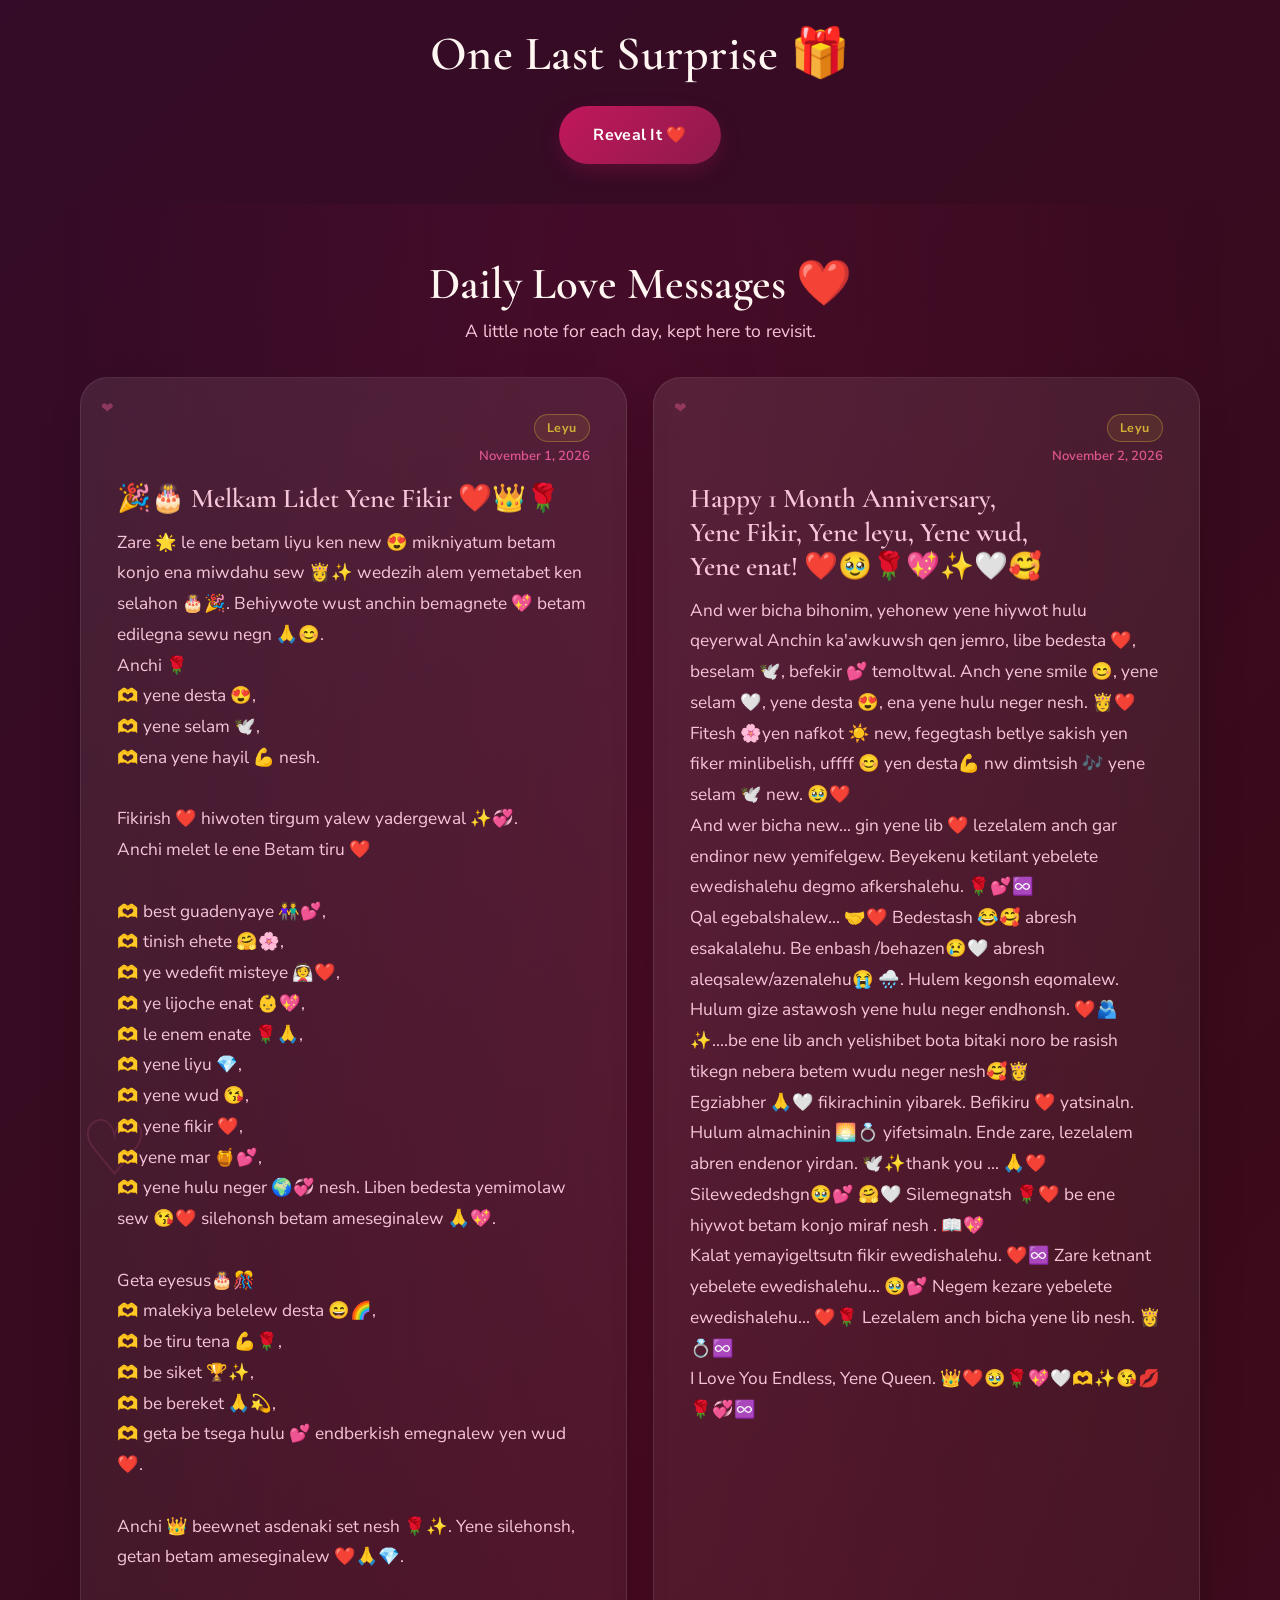
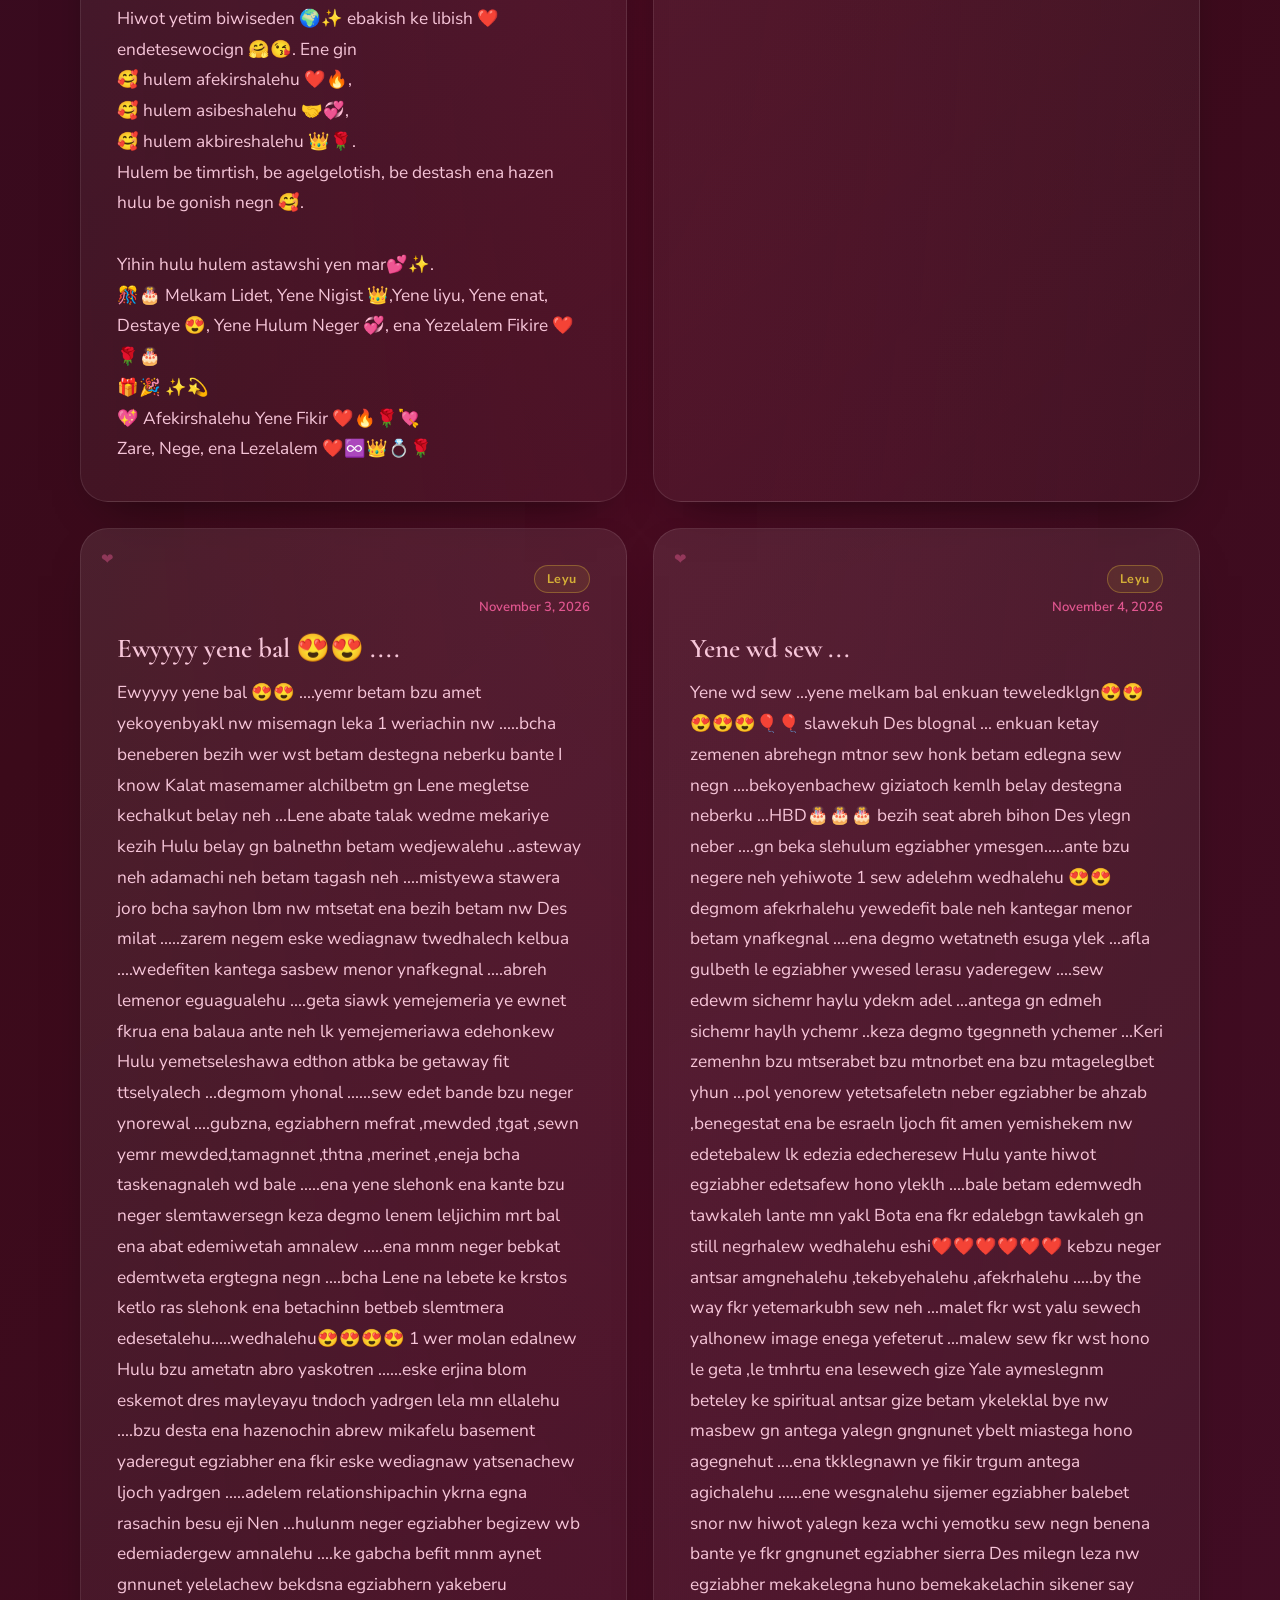
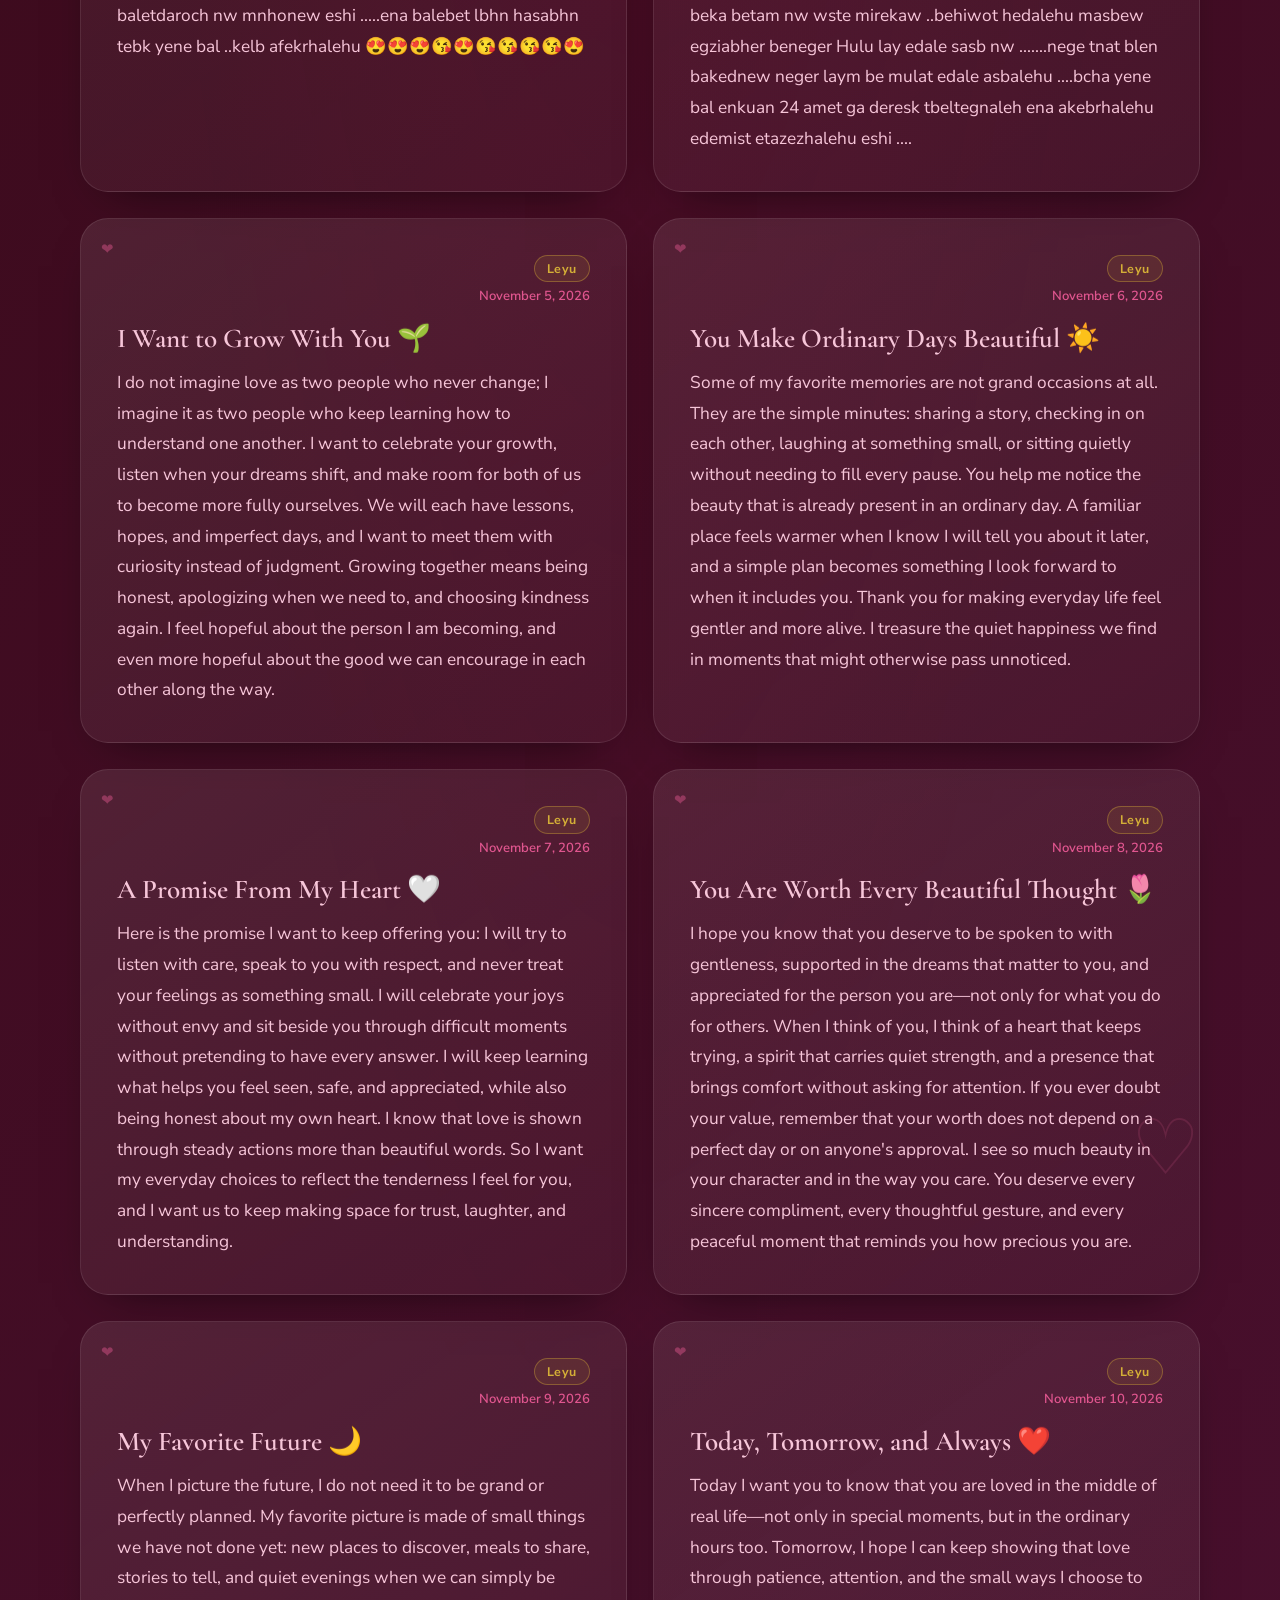
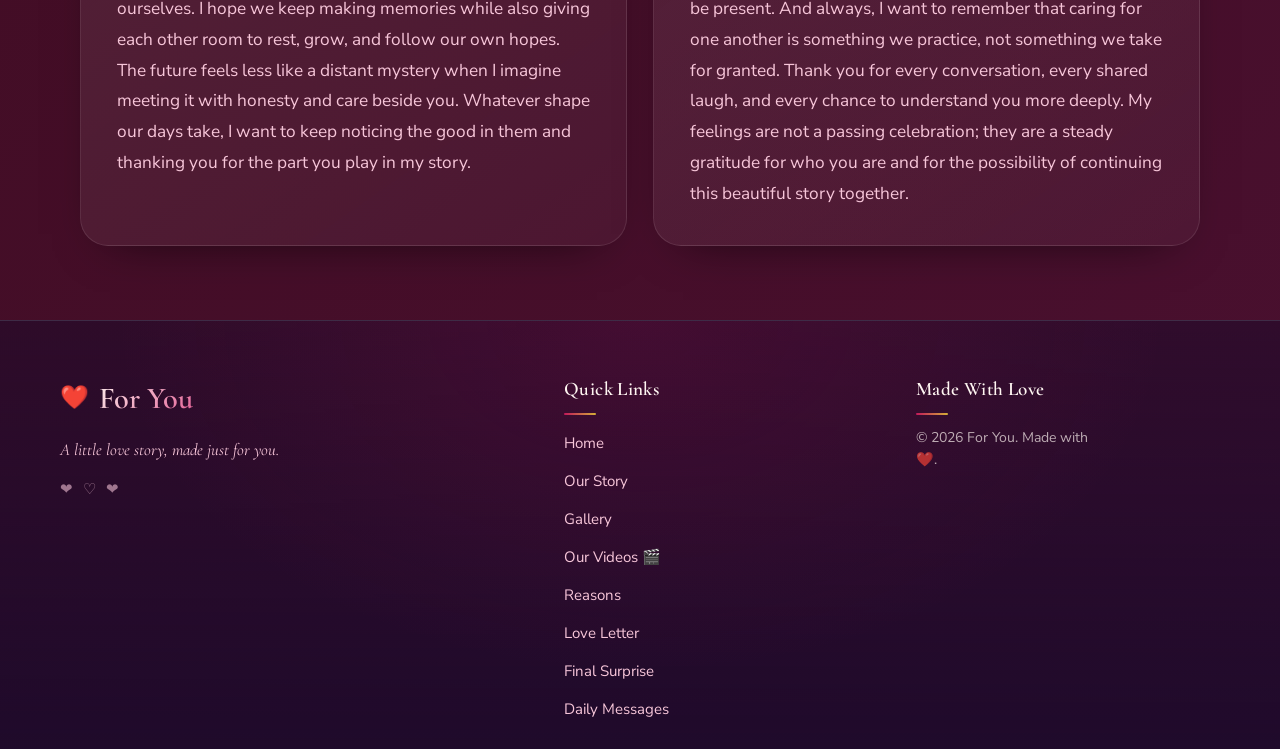
<file: my_love/index.html>
<!DOCTYPE html>
<html lang="en">
<head>
<meta charset="UTF-8" />
<meta name="viewport" content="width=device-width, initial-scale=1.0, maximum-scale=1.0, user-scalable=yes" />
<title>For You ❤️</title>
<meta name="description" content="A little love story, made just for you." />

<link rel="preconnect" href="https://fonts.googleapis.com">
<link rel="preconnect" href="https://fonts.gstatic.com" crossorigin>
<link href="https://fonts.googleapis.com/css2?family=Cormorant+Garamond:ital,wght@0,400;0,500;0,600;1,500&family=Nunito+Sans:wght@300;400;600;700&display=swap" rel="stylesheet">

<link rel="stylesheet" href="style.css" />
</head>
<body>

<!-- Floating hearts background -->
<div id="heart-field" aria-hidden="true"></div>

<!-- Skip link -->
<a class="skip-link" href="#main">Skip to content</a>

<!-- ============ NAVIGATION ============ -->
<nav class="nav" id="siteNav" aria-label="Main navigation">
  <button class="nav__logo" type="button" id="secretLogo" aria-label="For You, click 5 times for a surprise">
    <span class="nav__brand">For You</span>
    <span class="nav__logo-heart">❤</span>
  </button>
  
  <!-- HAMBURGER MENU BUTTON -->
  <button class="nav__toggle" type="button" id="navToggle" aria-expanded="false" aria-controls="navLinks" aria-label="Open navigation menu">
    <span></span>
    <span></span>
    <span></span>
  </button>
  
  <ul class="nav__links" id="navLinks" aria-hidden="true" inert>
    <li><a href="#opening" data-nav data-i18n="navHome">Home</a></li>
    <li><a href="#story" data-nav data-i18n="navMemories">Our Story</a></li>
    <li><a href="#gallery" data-nav data-i18n="navGallery">Gallery</a></li>
    <li><a href="#little-film" data-nav data-i18n="navVideos">Our Videos 🎬</a></li>
    <li><a href="#reasons" data-nav data-i18n="navReasons">Reasons</a></li>
    <li><a href="#letter" data-nav data-i18n="navLetter">Love Letter</a></li>
    <li><a href="#surprise" data-nav data-i18n="navSurprise">Final Surprise</a></li>
    <li><a href="#finalMemories" data-nav data-i18n="navDailyMessages">Daily Messages</a></li>
    <li class="nav__language-item">
      <div class="lang-switcher" id="langSwitcher" role="group" aria-label="Language">
        <button class="lang-btn" type="button" data-lang="en" aria-label="Switch to English" aria-pressed="true">🇬🇧 EN</button>
        <span class="lang-divider" aria-hidden="true">|</span>
        <button class="lang-btn" type="button" data-lang="am" aria-label="Switch to Amharic" aria-pressed="false">🇪🇹 አማ</button>
      </div>
    </li>
  </ul>
</nav>

<!-- MOBILE OVERLAY -->
<div class="nav-overlay" id="navOverlay"></div>

<!-- Scroll progress bar -->
<div class="progress-track" aria-hidden="true"><div class="progress-fill" id="progressFill"></div></div>

<main id="main">

  <!-- ============ 1. OPENING / GIFT SCREEN ============ -->
  <section class="screen screen--opening" id="opening">
    <div class="opening__sparkles" aria-hidden="true"></div>
    <p class="eyebrow-line" data-i18n="eyebrow">✨ I made something special for you ✨</p>
    <h1 class="opening__title" data-i18n="openingTitle">For the most<br>beautiful<br>person in my life <span class="heart-glyph">❤</span></h1>

    <button class="gift-box" type="button" id="giftBox" aria-label="Open your gift">
      <span class="gift-box__glow" aria-hidden="true"></span>
      <span class="gift-box__lid" aria-hidden="true"></span>
      <span class="gift-box__base" aria-hidden="true"></span>
      <span class="gift-box__ribbon-v" aria-hidden="true"></span>
      <span class="gift-box__ribbon-h" aria-hidden="true"></span>
      <span class="gift-box__bow" aria-hidden="true">🎀</span>
    </button>

    <button class="btn btn--primary" id="openGiftBtn" data-i18n="openGift">Open Your Gift 🎁</button>
    <p class="opening__hint" data-i18n="giftHint">(tap the box or the button)</p>
  </section>

  <!-- ============ 2. WELCOME ============ -->
  <section class="screen screen--welcome" id="welcome" hidden>
    <div class="welcome__inner">
      <h2 class="welcome__greeting"><span data-i18n="welcomeHey">Hey</span>, <span id="herNameWelcome">You</span> <span class="heart-glyph">❤</span></h2>
      <p class="welcome__type" id="typewriter" aria-live="polite"></p>
      <button class="btn btn--ghost welcome__continue" id="continueBtn" data-i18n="continueStory">Continue Our Story <span aria-hidden="true">→</span> ❤️</button>
    </div>
  </section>

  <!-- ============ 3. TIMELINE ============ -->
  <section class="section section--timeline" id="story">
    <h2 class="section__title" data-i18n="timelineTitle">Little Moments, Big Memories <span aria-hidden="true">💕</span></h2>
    <div class="timeline" id="timeline"></div>
  </section>

  <!-- ============ LOVE COUNTER ============ -->
  <section class="section section--counter" id="loveCounter" hidden>
    <h2 class="section__title" data-i18n="counterTitle">We've Been Creating Memories For</h2>
    <div class="counter-grid counter-grid--months">
      <div class="counter-box"><span id="cMonths">0</span><small data-i18n="months">months</small></div>
      <div class="counter-box"><span id="cDays">0</span><small data-i18n="days">days</small></div>
      <div class="counter-box"><span id="cHours">0</span><small data-i18n="hours">hours</small></div>
      <div class="counter-box"><span id="cMinutes">0</span><small data-i18n="minutes">minutes</small></div>
      <div class="counter-box counter-box--seconds"><span id="cSeconds">0</span><small data-i18n="seconds">seconds</small></div>
    </div>
  </section>

  <!-- ============ 4. PHOTO GALLERY ============ -->
  <section class="section section--gallery" id="gallery">
    <h2 class="section__title" data-i18n="galleryTitle">Our Beautiful Memories <span aria-hidden="true">📸❤️</span></h2>
    <p class="section__sub" data-i18n="gallerySub">Tap any photo to see it up close. Double-tap for a little love.</p>
    <div class="masonry" id="masonryGallery"></div>
  </section>

  <!-- Lightbox -->
  <div class="lightbox" id="lightbox" role="dialog" aria-modal="true" aria-label="Photo viewer" hidden>
    <button class="lightbox__close" id="lightboxClose" aria-label="Close photo viewer">&times;</button>
    <button class="lightbox__nav lightbox__nav--prev" id="lightboxPrev" aria-label="Previous photo">&#10094;</button>
    <figure class="lightbox__figure">
      <img id="lightboxImg" alt="" />
      <figcaption id="lightboxCaption"></figcaption>
    </figure>
    <button class="lightbox__nav lightbox__nav--next" id="lightboxNext" aria-label="Next photo">&#10095;</button>
    <p class="lightbox__counter" id="lightboxCounter"></p>
  </div>

  <!-- ============ 5. SLIDESHOW ============ -->
  <section class="section section--slideshow">
    <h2 class="section__title" data-i18n="slideshowTitle">Our Photo Story <span aria-hidden="true">📸</span></h2>
    <div class="slideshow" id="slideshow">
      <div class="slideshow__track" id="slideshowTrack"></div>
      <button class="slideshow__arrow slideshow__arrow--prev" id="slidePrev" aria-label="Previous slide">&#10094;</button>
      <button class="slideshow__arrow slideshow__arrow--next" id="slideNext" aria-label="Next slide">&#10095;</button>
      <div class="slideshow__dots" id="slideDots"></div>
    </div>
  </section>

  <!-- ============ FINAL GALLERY PHOTO ============ -->
  <section class="section section--final-photo">
    <div class="final-photo" id="finalPhoto">
      <img id="finalPhotoImg" alt="A favorite photo of you" />
    </div>
    <p class="final-photo__caption" data-i18n="finalCaption">My favorite person ❤️</p>
    <p class="final-photo__thanks" data-i18n="finalThanks">Thank you for being part of my story. 🫶</p>
  </section>

  <!-- ============ VIDEO GALLERY ============ -->
  <section class="section section--video-gallery" id="little-film" aria-labelledby="videoGalleryTitle">
    <h2 class="section__title" id="videoGalleryTitle" data-i18n="videoGalleryTitle">Little Film Of Us ❤️</h2>
    <p class="section__sub" data-i18n="videoGallerySubtitle">A few favorite moments, together in one place.</p>
    <div class="video-gallery__grid" id="videoGallery" role="list" aria-label="Our videos"></div>
  </section>

  <!-- ============ 6. REASONS ============ -->
  <section class="section section--reasons" id="reasons">
    <h2 class="section__title" data-i18n="reasonsTitle">Reasons You're Special To Me <span aria-hidden="true">❤️</span></h2>
    <div class="reasons-grid" id="reasonsGrid"></div>
  </section>

  <!-- ============ APPRECIATION INTERACTIONS ============ -->
  <section class="section section--emoji">
    <h2 class="section__title" data-i18n="emojiTitle">A Few Things I Want To Say... <span aria-hidden="true">🥰</span></h2>
    <p class="section__sub" data-i18n="emojiSub">Tap any emoji.</p>
    <div class="emoji-field" id="emojiField"></div>
    <p class="emoji-message" id="emojiMessage" aria-live="polite">&nbsp;</p>
  </section>

  <section class="section section--heart-tap">
    <h2 class="section__title" data-i18n="heartTitle">Tap My Heart <span aria-hidden="true">❤️</span></h2>
    <button class="heart-tap" id="heartTap" aria-label="Tap the heart">
      <span aria-hidden="true">❤</span>
    </button>
    <p class="heart-tap__count"><span id="heartCount">0</span> <span data-i18n="taps">taps</span></p>
    <p class="heart-tap__msg" id="heartMsg" aria-live="polite">&nbsp;</p>
  </section>

  <!-- ============ 7. LOVE LETTER ============ -->
  <section class="section section--letter" id="letter">
    <h2 class="section__title" data-i18n="letterTitle">You Have A Letter <span aria-hidden="true">💌</span></h2>
    <div class="envelope" id="envelope">
      <div class="envelope__body">
        <div class="envelope__flap"></div>
        <div class="envelope__paper" id="envelopePaper">
          <p id="letterText" class="letter__text"></p>
        </div>
        <span class="envelope__seal" aria-hidden="true">❤</span>
      </div>
    </div>
    <button class="btn btn--primary" id="openLetterBtn" data-i18n="openLetter">Open My Letter</button>
  </section>

  <!-- ============ LETTER MODAL ============ -->
  <div class="letter-modal" id="letterModal" role="dialog" aria-modal="true" aria-label="Love letter" aria-hidden="true" tabindex="-1">
    <div class="letter-modal__content">
      <button class="letter-modal__close" id="letterModalClose" aria-label="Close letter">✕</button>
      <p class="letter-modal__text" id="letterModalText"></p>
    </div>
  </div>

</main>

<!-- ============ SECRET MESSAGE MODAL ============ -->
<div class="secret-modal" id="secretModal" role="dialog" aria-modal="true" aria-label="Secret message" hidden>
  <div class="secret-modal__card">
    <p data-i18n="secretFound">🤫 You found my secret...</p>
    <p data-i18n="secretMessage">I love you more than this website could ever explain. ❤️</p>
    <button class="btn btn--ghost" id="secretClose" data-i18n="close">Close</button>
  </div>
</div>
<!-- ============ ONE LAST SURPRISE ============ -->
<section class="section section--surprise" id="surprise">
  <div class="surprise__pre" id="surprisePre">
    <h2 class="section__title" data-i18n="surpriseTitle">One Last Surprise <span aria-hidden="true">🎁</span></h2>
    <button class="btn btn--primary" id="revealBtn" data-i18n="revealBtn">Reveal It ❤️</button>
  </div>
  <div class="surprise__reveal" id="surpriseReveal" hidden>
    <p class="surprise__lead" data-i18n="surpriseLead">If I could give you one thing...</p>
    <p class="surprise__body" data-i18n="surpriseBody1">I would give you the ability<br>to see yourself through my eyes.</p>
    <p class="surprise__body" data-i18n="surpriseBody2">Then you would finally understand<br>how incredibly special you are to me. ❤️</p>
    <h3 class="surprise__final" data-i18n="finalMessage">I Love You <span class="heart-glyph">❤</span></h3>
    <p class="surprise__name" id="herNameFinal">You</p>
    <p class="surprise__forever" data-i18n="forever">Forever &amp; Always ✨</p>
  </div>
</section>
<!-- ============ FINAL MEMORIES ============ -->
<section class="final-memories" id="finalMemories" aria-labelledby="dailyJournalTitle">
  <div class="final-memories__inner">
    <h2 class="daily-journal__title" id="dailyJournalTitle" data-i18n="dailyJournalTitle">Daily Love Messages ❤️</h2>
    <p class="daily-journal__subtitle" data-i18n="dailyJournalSubtitle">A little note for each day, kept here to revisit.</p>
    <div class="daily-journal__grid" id="dailyJournalCard" role="list" aria-label="Daily love messages"></div>
  </div>
</section>
<!-- ============ FOOTER ============ -->
<footer class="footer" role="contentinfo" aria-label="Footer" data-i18n-aria-label="footerAriaLabel">
  <div class="footer__container">
    
    <!-- Brand Area -->
    <div class="footer__brand">
      <div class="footer__logo">
        <span class="footer__heart" aria-hidden="true">❤️</span>
        <span class="footer__title">For You</span>
      </div>
      <p class="footer__tagline" data-i18n="footerTagline">A little love story, made just for you.</p>
      <div class="footer__hearts" aria-hidden="true">
        <span>❤</span>
        <span>♡</span>
        <span>❤</span>
      </div>
    </div>

    <!-- Navigation Links -->
    <nav class="footer__nav" aria-label="Footer navigation" data-i18n-aria-label="footerNavLabel">
      <h3 class="footer__nav-title" data-i18n="footerLinksTitle">Quick Links</h3>
      <ul class="footer__nav-list">
        <li><a href="#opening" data-nav data-i18n="navHome">Home</a></li>
        <li><a href="#story" data-nav data-i18n="navMemories">Memories</a></li>
        <li><a href="#gallery" data-nav data-i18n="navGallery">Gallery</a></li>
        <li><a href="#little-film" data-nav data-i18n="navVideos">Our Videos 🎬</a></li>
        <li><a href="#reasons" data-nav data-i18n="navReasons">Reasons</a></li>
        <li><a href="#letter" data-nav data-i18n="navLetter">Love Letter</a></li>
        <li><a href="#surprise" data-nav data-i18n="navSurprise">Surprise</a></li>
        <li><a href="#finalMemories" data-nav data-i18n="navDailyMessages">Daily Messages</a></li>
      </ul>
    </nav>

    <!-- Made With Love -->
    <div class="footer__love">
      <h3 class="footer__love-title" data-i18n="footerMadeWithLove">Made With Love</h3>
      <p class="footer__copyright" data-i18n="footerCopyright">&copy; 2026 For You. Made with ❤️.</p>
    </div>

  </div>

  <!-- Back to Top Button -->
  <button class="footer__back-top" id="backToTop" aria-label="Back to top" data-i18n-aria-label="backToTopLabel">
    <span aria-hidden="true">↑</span>
  </button>
</footer>

<canvas id="fxCanvas" aria-hidden="true"></canvas>

<script src="script.js"></script>
</body>
</html>
</file>
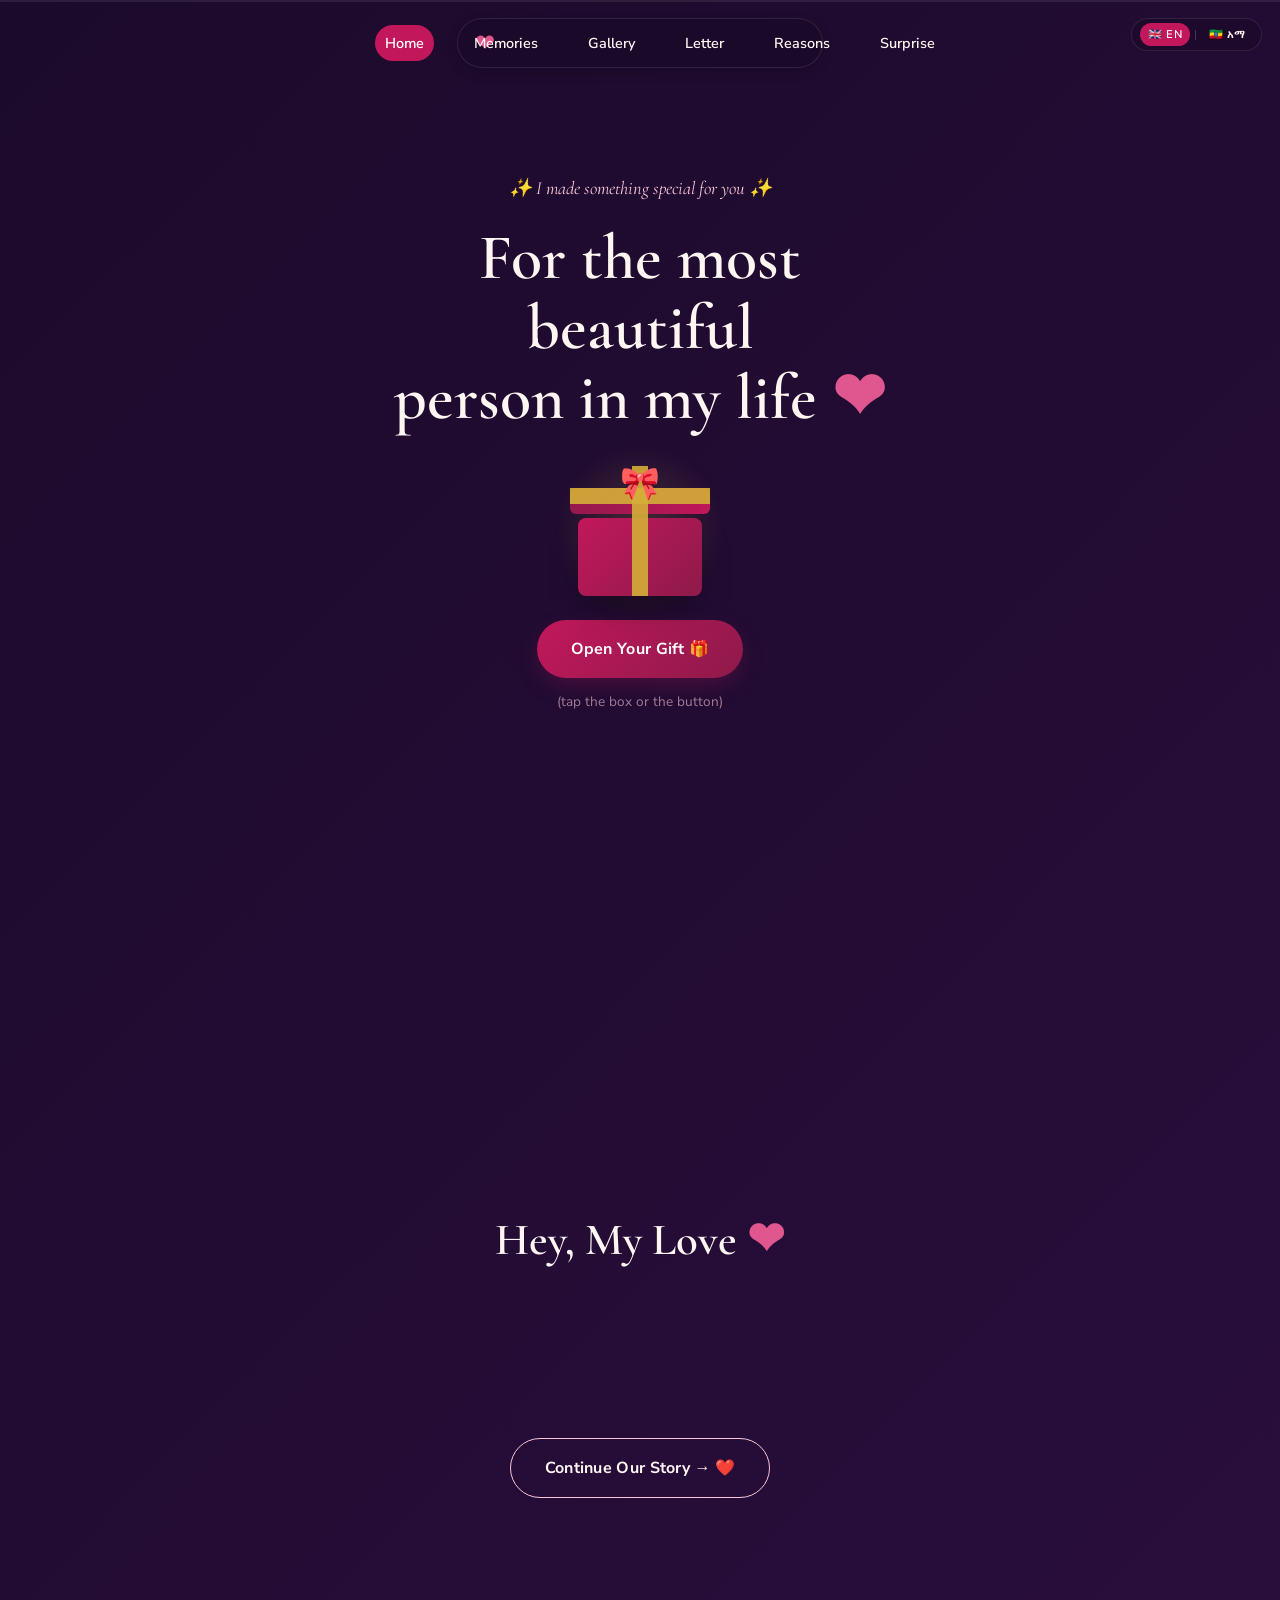
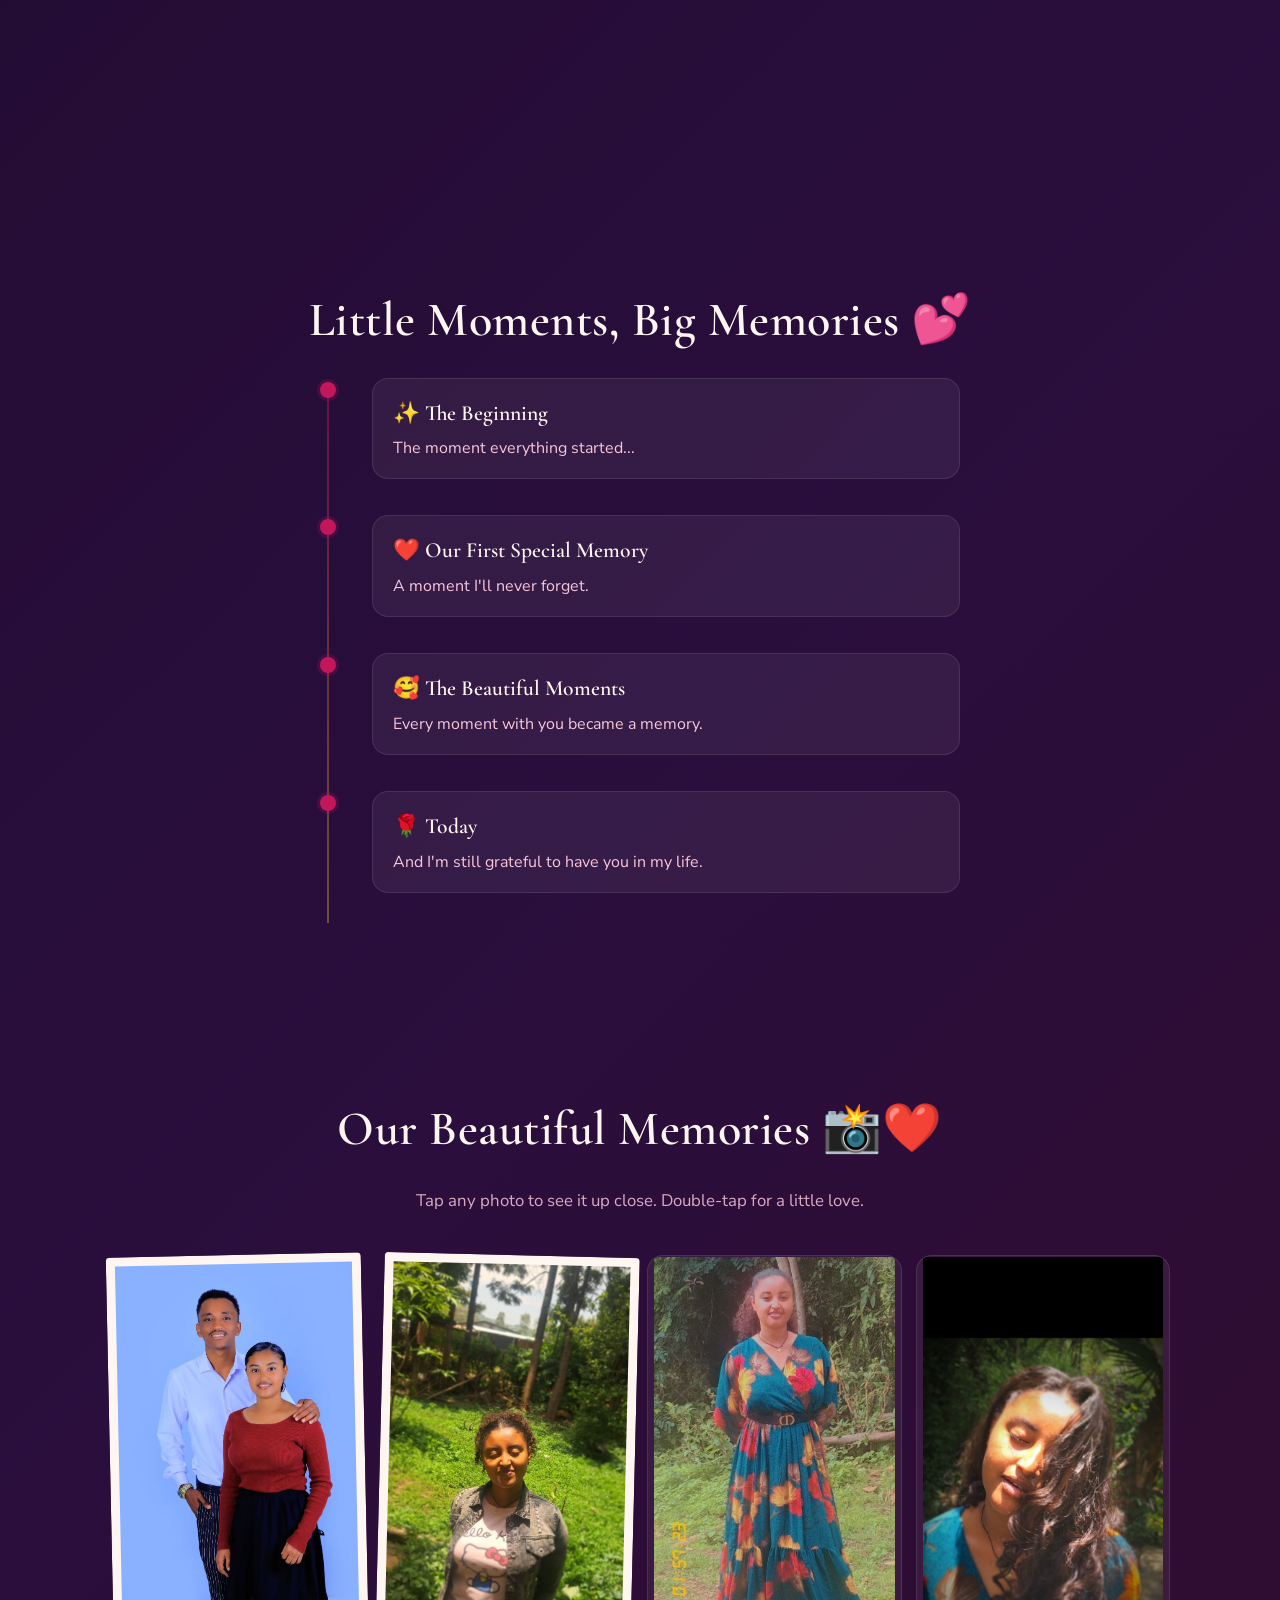
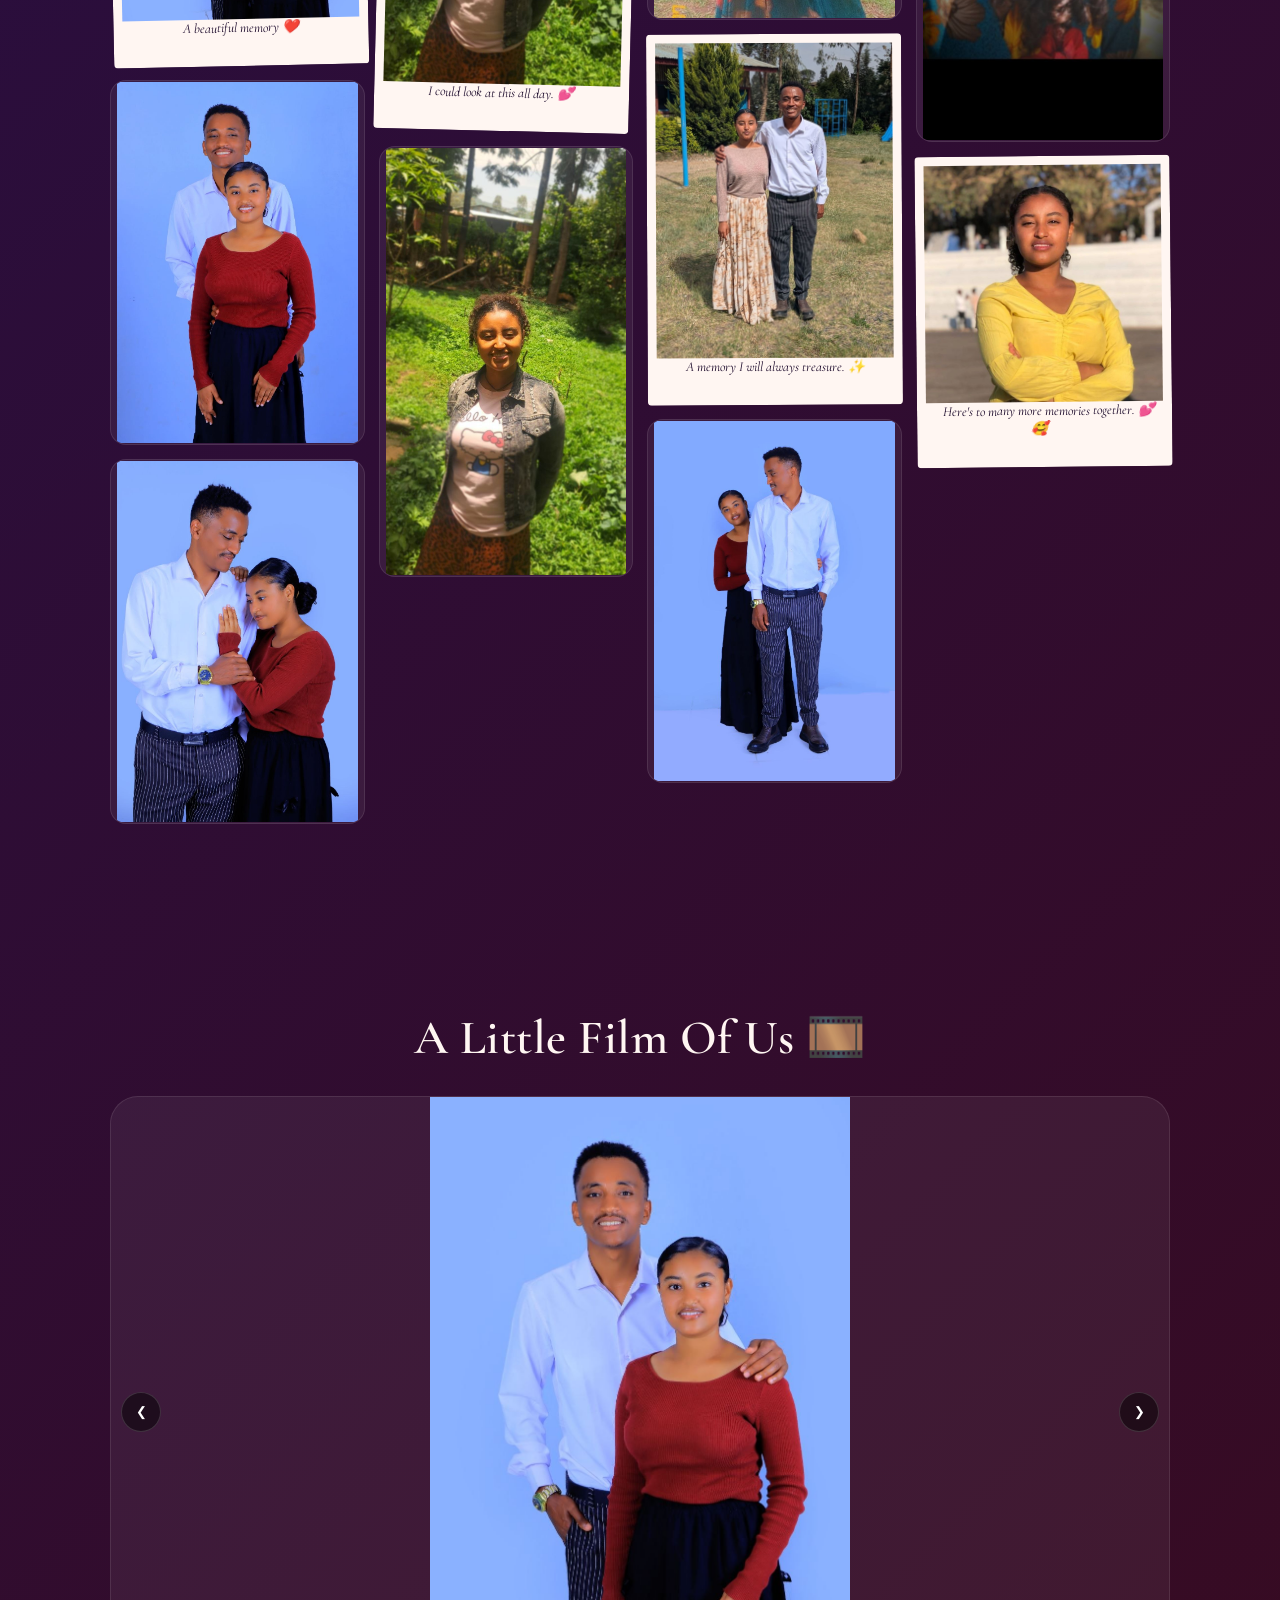
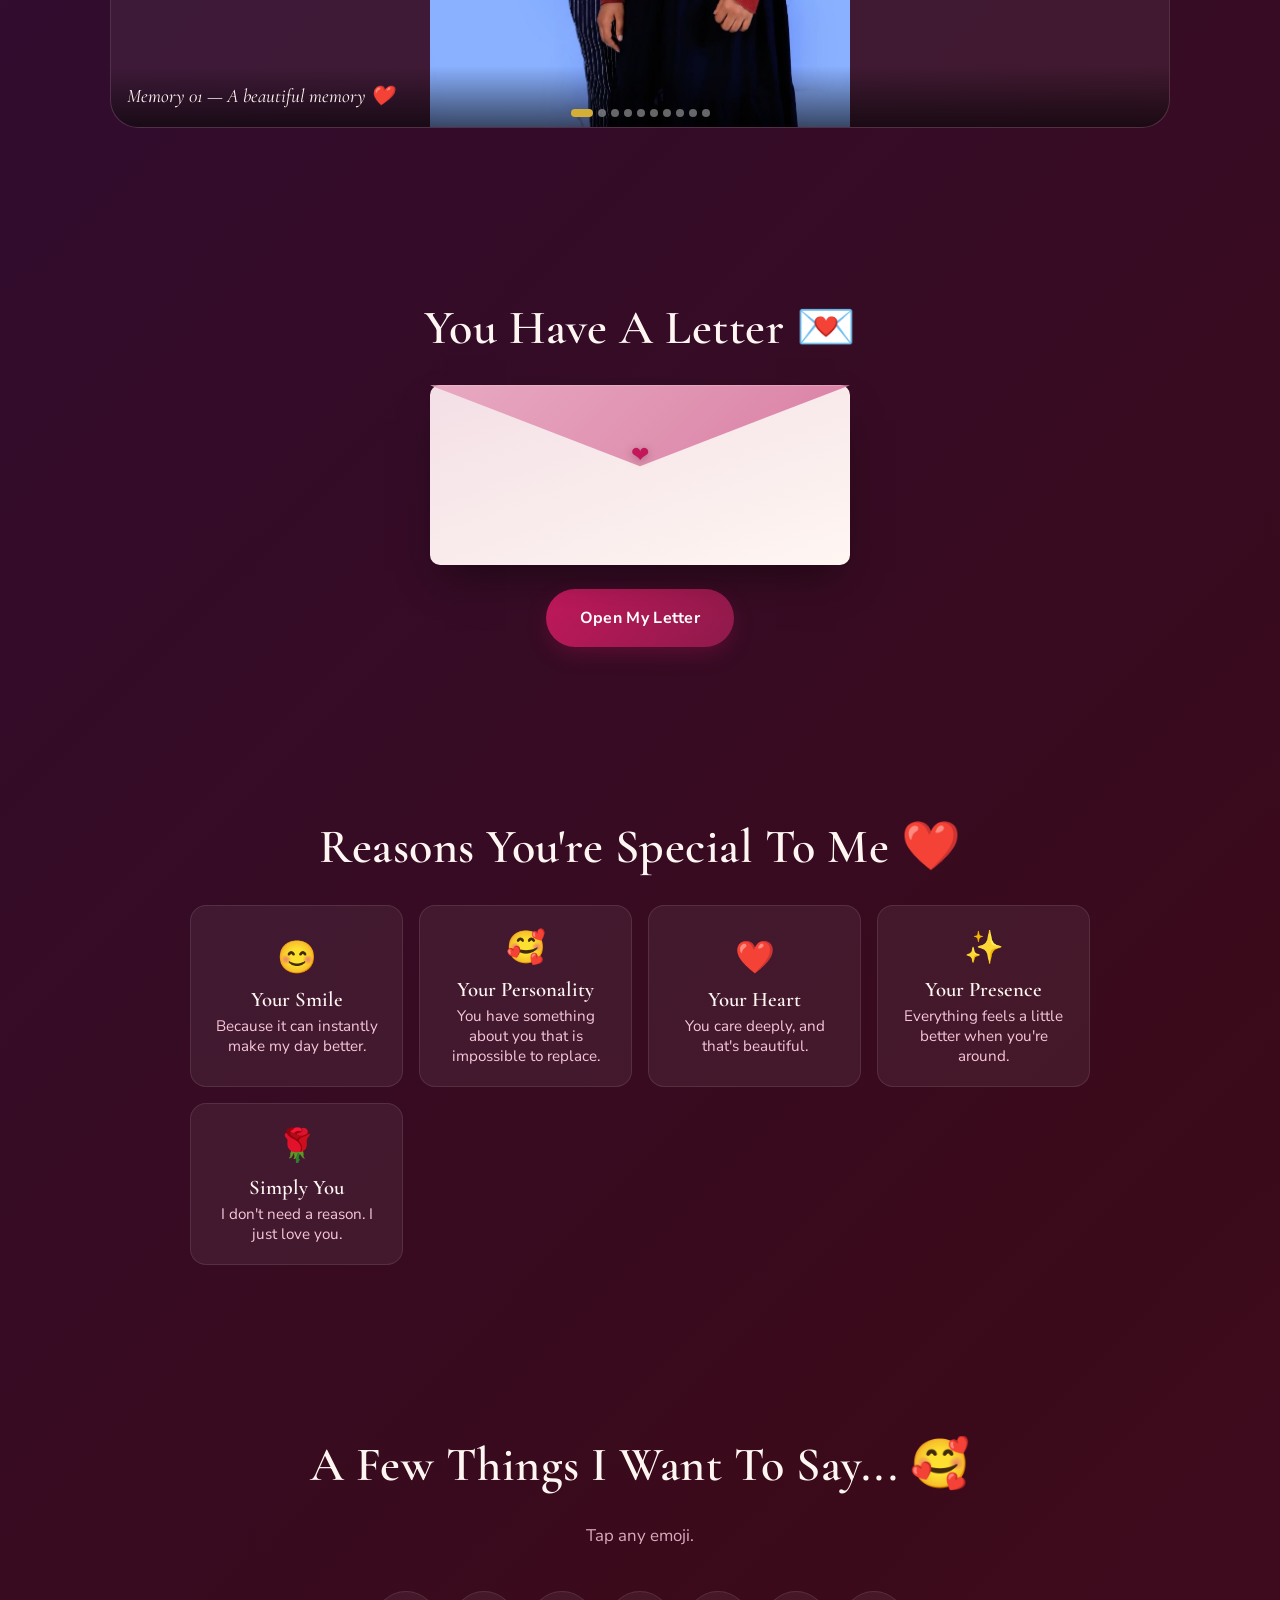
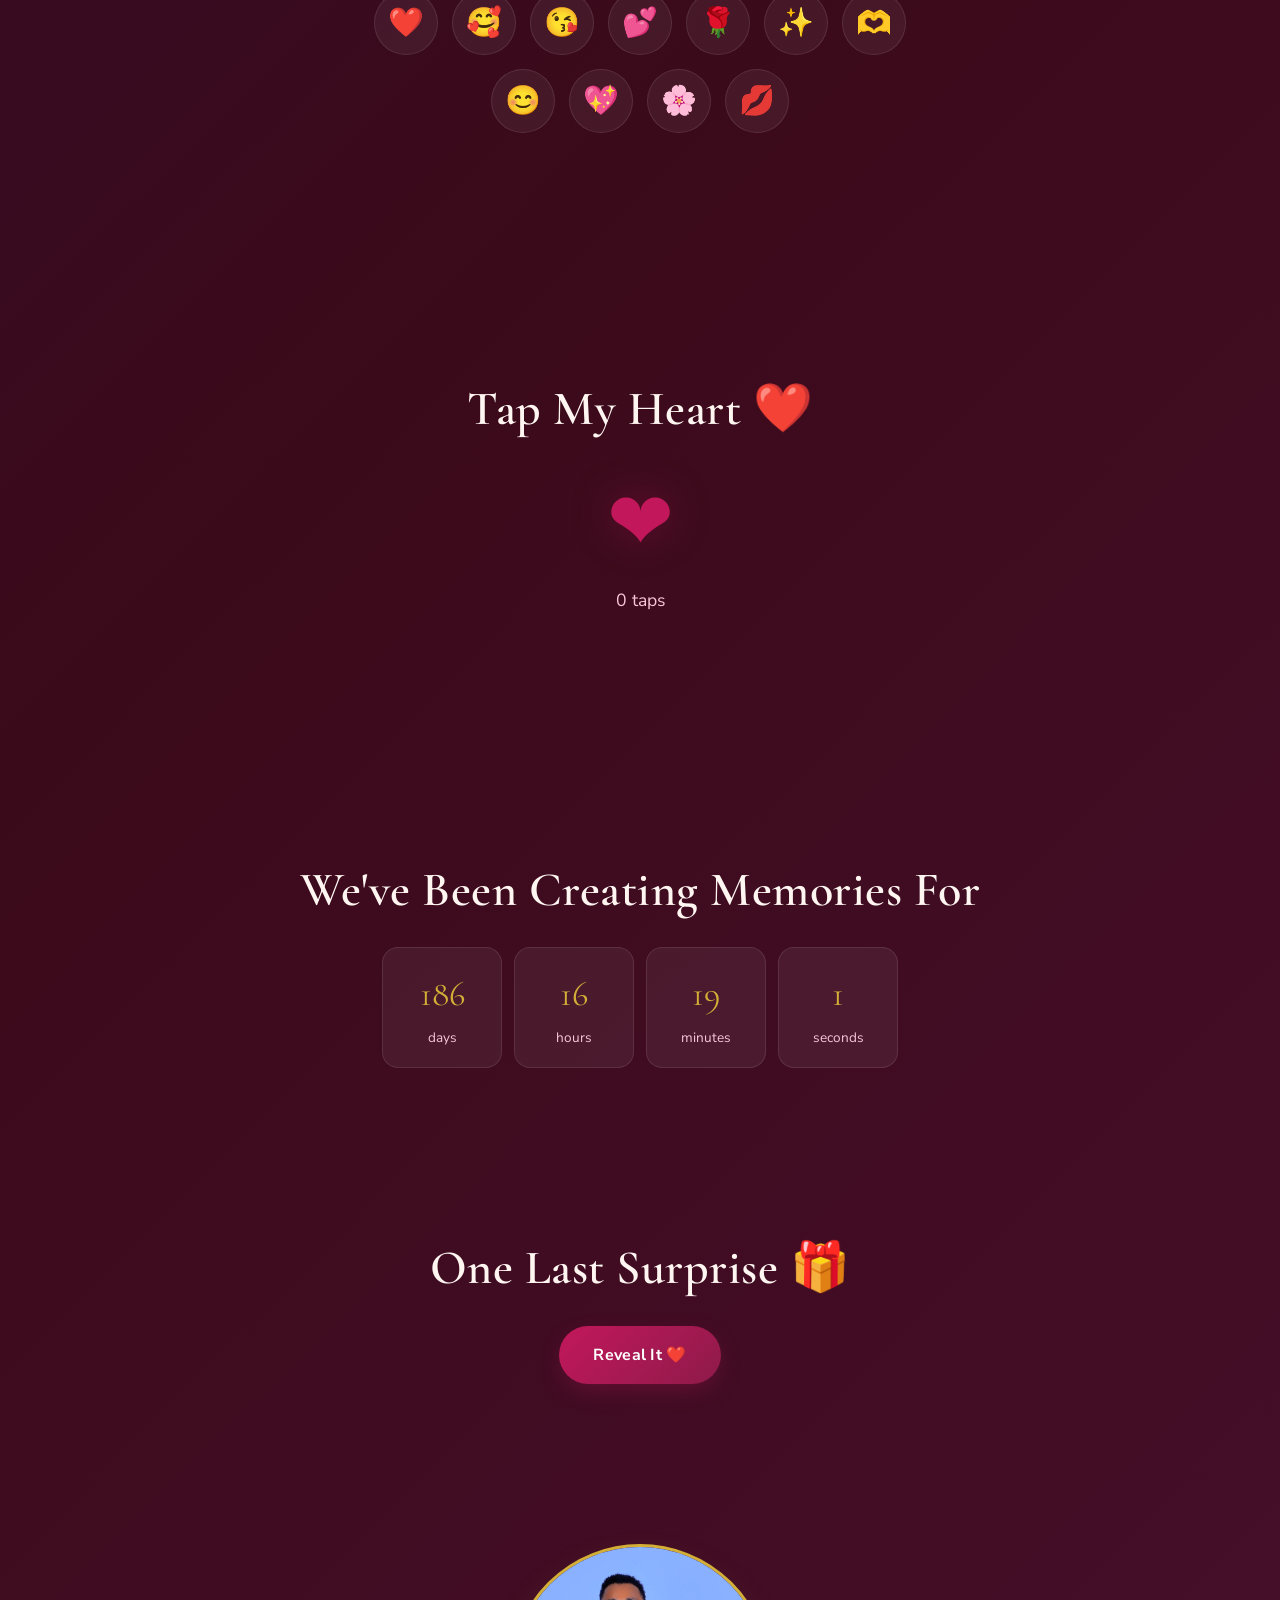
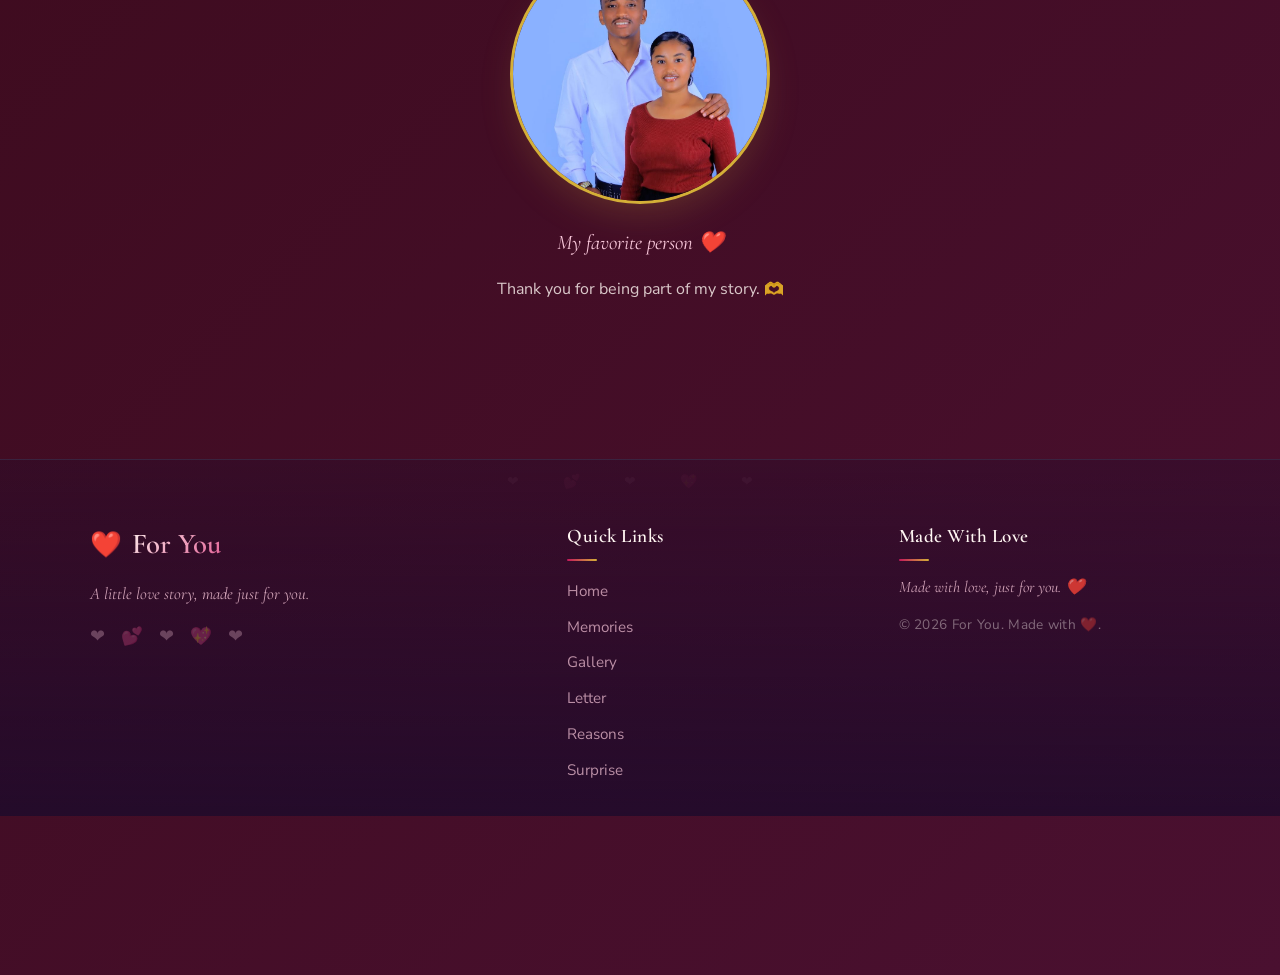
<file: romantic-gift/index.html>
<!DOCTYPE html>
<html lang="en">
<head>
<meta charset="UTF-8" />
<meta name="viewport" content="width=device-width, initial-scale=1.0, maximum-scale=1.0, user-scalable=yes" />
<title>For You ❤️</title>
<meta name="description" content="A little love story, made just for you." />

<link rel="preconnect" href="https://fonts.googleapis.com">
<link rel="preconnect" href="https://fonts.gstatic.com" crossorigin>
<link href="https://fonts.googleapis.com/css2?family=Cormorant+Garamond:ital,wght@0,400;0,500;0,600;1,500&family=Nunito+Sans:wght@300;400;600;700&display=swap" rel="stylesheet">

<link rel="stylesheet" href="style.css" />
</head>
<body>

<!-- Floating hearts background -->
<div id="heart-field" aria-hidden="true"></div>

<!-- Skip link -->
<a class="skip-link" href="#main">Skip to content</a>

<!-- ============ LANGUAGE SWITCHER ============ -->
<div class="lang-switcher" id="langSwitcher">
  <button class="lang-btn" data-lang="en" aria-label="Switch to English">🇬🇧 EN</button>
  <span class="lang-divider">|</span>
  <button class="lang-btn" data-lang="am" aria-label="Switch to Amharic">🇪🇹 አማ</button>
</div>

<!-- ============ NAVIGATION ============ -->
<nav class="nav" id="siteNav" aria-label="Story navigation">
  <button class="nav__logo" id="secretLogo" aria-label="Site logo, click 5 times for a surprise">
    <span class="nav__logo-heart">❤</span>
  </button>
  
  <!-- HAMBURGER MENU BUTTON -->
  <button class="nav__toggle" id="navToggle" aria-expanded="false" aria-controls="navLinks" aria-label="Open menu">
    <span></span>
    <span></span>
    <span></span>
  </button>
  
  <ul class="nav__links" id="navLinks">
    <li><a href="#opening" data-nav data-i18n="navHome">Home</a></li>
    <li><a href="#story" data-nav data-i18n="navMemories">Memories</a></li>
    <li><a href="#gallery" data-nav data-i18n="navGallery">Gallery</a></li>
    <li><a href="#letter" data-nav data-i18n="navLetter">Letter</a></li>
    <li><a href="#reasons" data-nav data-i18n="navReasons">Reasons</a></li>
    <li><a href="#surprise" data-nav data-i18n="navSurprise">Surprise</a></li>
  </ul>
</nav>

<!-- MOBILE OVERLAY -->
<div class="nav-overlay" id="navOverlay"></div>

<!-- Scroll progress bar -->
<div class="progress-track" aria-hidden="true"><div class="progress-fill" id="progressFill"></div></div>

<main id="main">

  <!-- ============ 1. OPENING / GIFT SCREEN ============ -->
  <section class="screen screen--opening" id="opening">
    <div class="opening__sparkles" aria-hidden="true"></div>
    <p class="eyebrow-line" data-i18n="eyebrow">✨ I made something special for you ✨</p>
    <h1 class="opening__title" data-i18n="openingTitle">For the most<br>beautiful<br>person in my life <span class="heart-glyph">❤</span></h1>

    <button class="gift-box" id="giftBox" aria-label="Open your gift">
      <span class="gift-box__glow" aria-hidden="true"></span>
      <span class="gift-box__lid" aria-hidden="true"></span>
      <span class="gift-box__base" aria-hidden="true"></span>
      <span class="gift-box__ribbon-v" aria-hidden="true"></span>
      <span class="gift-box__ribbon-h" aria-hidden="true"></span>
      <span class="gift-box__bow" aria-hidden="true">🎀</span>
    </button>

    <button class="btn btn--primary" id="openGiftBtn" data-i18n="openGift">Open Your Gift 🎁</button>
    <p class="opening__hint" data-i18n="giftHint">(tap the box or the button)</p>
  </section>

  <!-- ============ 2. WELCOME ============ -->
  <section class="screen screen--welcome" id="welcome" hidden>
    <div class="welcome__inner">
      <h2 class="welcome__greeting"><span data-i18n="welcomeHey">Hey</span>, <span id="herNameWelcome">You</span> <span class="heart-glyph">❤</span></h2>
      <p class="welcome__type" id="typewriter" aria-live="polite"></p>
      <button class="btn btn--ghost welcome__continue" id="continueBtn" data-i18n="continueStory">Continue Our Story <span aria-hidden="true">→</span> ❤️</button>
    </div>
  </section>

  <!-- ============ 3. TIMELINE ============ -->
  <section class="section section--timeline" id="story">
    <h2 class="section__title" data-i18n="timelineTitle">Little Moments, Big Memories <span aria-hidden="true">💕</span></h2>
    <div class="timeline" id="timeline"></div>
  </section>

  <!-- ============ 4. PHOTO GALLERY ============ -->
  <section class="section section--gallery" id="gallery">
    <h2 class="section__title" data-i18n="galleryTitle">Our Beautiful Memories <span aria-hidden="true">📸❤️</span></h2>
    <p class="section__sub" data-i18n="gallerySub">Tap any photo to see it up close. Double-tap for a little love.</p>
    <div class="masonry" id="masonryGallery"></div>
  </section>

  <!-- Lightbox -->
  <div class="lightbox" id="lightbox" role="dialog" aria-modal="true" aria-label="Photo viewer" hidden>
    <button class="lightbox__close" id="lightboxClose" aria-label="Close photo viewer">&times;</button>
    <button class="lightbox__nav lightbox__nav--prev" id="lightboxPrev" aria-label="Previous photo">&#10094;</button>
    <figure class="lightbox__figure">
      <img id="lightboxImg" alt="" />
      <figcaption id="lightboxCaption"></figcaption>
    </figure>
    <button class="lightbox__nav lightbox__nav--next" id="lightboxNext" aria-label="Next photo">&#10095;</button>
    <p class="lightbox__counter" id="lightboxCounter"></p>
  </div>

  <!-- ============ 5. SLIDESHOW ============ -->
  <section class="section section--slideshow">
    <h2 class="section__title" data-i18n="slideshowTitle">A Little Film Of Us <span aria-hidden="true">🎞️</span></h2>
    <div class="slideshow" id="slideshow">
      <div class="slideshow__track" id="slideshowTrack"></div>
      <button class="slideshow__arrow slideshow__arrow--prev" id="slidePrev" aria-label="Previous slide">&#10094;</button>
      <button class="slideshow__arrow slideshow__arrow--next" id="slideNext" aria-label="Next slide">&#10095;</button>
      <div class="slideshow__dots" id="slideDots"></div>
    </div>
  </section>

  <!-- ============ 6. LOVE LETTER ============ -->
  <section class="section section--letter" id="letter">
    <h2 class="section__title" data-i18n="letterTitle">You Have A Letter <span aria-hidden="true">💌</span></h2>
    <div class="envelope" id="envelope">
      <div class="envelope__body">
        <div class="envelope__flap"></div>
        <div class="envelope__paper" id="envelopePaper">
          <p id="letterText" class="letter__text"></p>
        </div>
        <span class="envelope__seal" aria-hidden="true">❤</span>
      </div>
    </div>
    <button class="btn btn--primary" id="openLetterBtn" data-i18n="openLetter">Open My Letter</button>
  </section>

  <!-- ============ LETTER MODAL ============ -->
  <div class="letter-modal" id="letterModal">
    <div class="letter-modal__content">
      <button class="letter-modal__close" id="letterModalClose" aria-label="Close letter">✕</button>
      <p class="letter-modal__text" id="letterModalText"></p>
    </div>
  </div>

  <!-- ============ 7. REASONS ============ -->
  <section class="section section--reasons" id="reasons">
    <h2 class="section__title" data-i18n="reasonsTitle">Reasons You're Special To Me <span aria-hidden="true">❤️</span></h2>
    <div class="reasons-grid" id="reasonsGrid"></div>
  </section>

  <!-- ============ 8. EMOJI INTERACTION ============ -->
  <section class="section section--emoji">
    <h2 class="section__title" data-i18n="emojiTitle">A Few Things I Want To Say... <span aria-hidden="true">🥰</span></h2>
    <p class="section__sub" data-i18n="emojiSub">Tap any emoji.</p>
    <div class="emoji-field" id="emojiField"></div>
    <p class="emoji-message" id="emojiMessage" aria-live="polite">&nbsp;</p>
  </section>

  <!-- ============ 9. INTERACTIVE HEART ============ -->
  <section class="section section--heart-tap">
    <h2 class="section__title" data-i18n="heartTitle">Tap My Heart <span aria-hidden="true">❤️</span></h2>
    <button class="heart-tap" id="heartTap" aria-label="Tap the heart">
      <span aria-hidden="true">❤</span>
    </button>
    <p class="heart-tap__count"><span id="heartCount">0</span> <span data-i18n="taps">taps</span></p>
    <p class="heart-tap__msg" id="heartMsg" aria-live="polite">&nbsp;</p>
  </section>

  <!-- ============ 10. LOVE COUNTER ============ -->
  <section class="section section--counter" id="loveCounter" hidden>
    <h2 class="section__title" data-i18n="counterTitle">We've Been Creating Memories For</h2>
    <div class="counter-grid">
      <div class="counter-box"><span id="cDays">0</span><small data-i18n="days">days</small></div>
      <div class="counter-box"><span id="cHours">0</span><small data-i18n="hours">hours</small></div>
      <div class="counter-box"><span id="cMinutes">0</span><small data-i18n="minutes">minutes</small></div>
      <div class="counter-box"><span id="cSeconds">0</span><small data-i18n="seconds">seconds</small></div>
    </div>
  </section>

  <!-- ============ 11. FINAL SURPRISE ============ -->
  <section class="section section--surprise" id="surprise">
    <div class="surprise__pre" id="surprisePre">
      <h2 class="section__title" data-i18n="surpriseTitle">One Last Surprise <span aria-hidden="true">🎁</span></h2>
      <button class="btn btn--primary" id="revealBtn" data-i18n="revealBtn">Reveal It ❤️</button>
    </div>
    <div class="surprise__reveal" id="surpriseReveal" hidden>
      <p class="surprise__lead" data-i18n="surpriseLead">If I could give you one thing...</p>
      <p class="surprise__body" data-i18n="surpriseBody1">I would give you the ability<br>to see yourself through my eyes.</p>
      <p class="surprise__body" data-i18n="surpriseBody2">Then you would finally understand<br>how incredibly special you are to me. ❤️</p>
      <h3 class="surprise__final" data-i18n="finalMessage">I Love You <span class="heart-glyph">❤</span></h3>
      <p class="surprise__name" id="herNameFinal">You</p>
      <p class="surprise__forever" data-i18n="forever">Forever &amp; Always ✨</p>
    </div>
  </section>

  <!-- ============ 12. FINAL PHOTO ============ -->
  <section class="section section--final-photo">
    <div class="final-photo" id="finalPhoto">
      <img id="finalPhotoImg" alt="A favorite photo of you" />
    </div>
    <p class="final-photo__caption" data-i18n="finalCaption">My favorite person ❤️</p>
    <p class="final-photo__thanks" data-i18n="finalThanks">Thank you for being part of my story. 🫶</p>
  </section>

</main>

<!-- ============ SECRET MESSAGE MODAL ============ -->
<div class="secret-modal" id="secretModal" role="dialog" aria-modal="true" aria-label="Secret message" hidden>
  <div class="secret-modal__card">
    <p data-i18n="secretFound">🤫 You found my secret...</p>
    <p data-i18n="secretMessage">I love you more than this website could ever explain. ❤️</p>
    <button class="btn btn--ghost" id="secretClose" data-i18n="close">Close</button>
  </div>
</div>
<!-- ============ FOOTER ============ -->
<footer class="footer" role="contentinfo" aria-label="Footer">
  <div class="footer__container">
    
    <!-- Brand Area -->
    <div class="footer__brand">
      <div class="footer__logo">
        <span class="footer__heart" aria-hidden="true">❤️</span>
        <span class="footer__title">For You</span>
      </div>
      <p class="footer__tagline">A little love story, made just for you.</p>
      <div class="footer__hearts" aria-hidden="true">
        <span>❤</span>
        <span>💕</span>
        <span>❤</span>
        <span>💖</span>
        <span>❤</span>
      </div>
    </div>

    <!-- Navigation Links -->
    <nav class="footer__nav" aria-label="Footer navigation">
      <h3 class="footer__nav-title">Quick Links</h3>
      <ul class="footer__nav-list">
        <li><a href="#opening" data-nav>Home</a></li>
        <li><a href="#story" data-nav>Memories</a></li>
        <li><a href="#gallery" data-nav>Gallery</a></li>
        <li><a href="#letter" data-nav>Letter</a></li>
        <li><a href="#reasons" data-nav>Reasons</a></li>
        <li><a href="#surprise" data-nav>Surprise</a></li>
      </ul>
    </nav>

    <!-- Made With Love -->
    <div class="footer__love">
      <h3 class="footer__love-title">Made With Love</h3>
      <p class="footer__love-text">Made with love, just for you. ❤️</p>
      <p class="footer__copyright">&copy; 2026 For You. Made with ❤️.</p>
    </div>

  </div>

  <!-- Back to Top Button -->
  <button class="footer__back-top" id="backToTop" aria-label="Back to top">
    <span aria-hidden="true">↑</span>
  </button>
</footer>

<canvas id="fxCanvas" aria-hidden="true"></canvas>

<script src="script.js"></script>
</body>
</html>
</file>
<file: style.css>
/* =========================================================
   ROMANTIC GIFT WEBSITE — CRYSTAL CLEAR DESIGN
   NO BLUR, FULLY RESPONSIVE, OPTIMIZED
   ========================================================= */

:root {
  --burgundy: #3b0a1a;
  --plum: #2a0e3d;
  --plum-deep: #1c0a2b;
  --rose: #c2185b;
  --rose-light: #e0568f;
  --pink: #f7c6d9;
  --gold: #d4af37;
  --cream: #fff6f2;
  --white: #ffffff;

  --bg-gradient: linear-gradient(135deg, #1c0a2b 0%, #2a0e3d 30%, #3b0a1a 70%, #4a1030 100%);
  --card-bg: rgba(255, 246, 242, 0.06);
  --card-border: rgba(255, 246, 242, 0.10);
  --card-hover: rgba(194, 24, 91, 0.12);

  --font-display: 'Cormorant Garamond', Georgia, serif;
  --font-body: 'Nunito Sans', -apple-system, BlinkMacSystemFont, sans-serif;

  --ease: cubic-bezier(0.22, 0.9, 0.35, 1);
  --radius-lg: 28px;
  --radius-md: 16px;
  --radius-sm: 10px;

  /* Fixed nav variables */
  --nav-bg: rgba(28, 10, 43, 0.95);
  --nav-shadow: 0 4px 12px rgba(0, 0, 0, 0.2);
  --text-color: #fff6f2; /* Cream for mobile menu text */

  color-scheme: dark;
}

/* One-time, transform-based reveals share timing across page sections. */
.motion-reveal {
  opacity: 0;
  translate: 0 18px;
  transition: opacity 0.65s var(--ease), translate 0.65s var(--ease);
  transition-delay: calc(min(var(--reveal-order, 0), 6) * 65ms);
}

.motion-reveal.is-visible {
  opacity: 1;
  translate: 0 0;
}

*,
*::before,
*::after {
  box-sizing: border-box;
}

[hidden] {
  display: none !important;
}

html {
  scroll-behavior: smooth;
  -webkit-text-size-adjust: 100%;
}

@media (prefers-reduced-motion: reduce) {
  html {
    scroll-behavior: auto;
  }
  *,
  *::before,
  *::after {
    animation-duration: 0.01ms !important;
    animation-iteration-count: 1 !important;
    transition-duration: 0.01ms !important;
    scroll-behavior: auto !important;
  }
}

body {
  margin: 0;
  padding: 0;
  font-family: var(--font-body);
  background: var(--bg-gradient);
  color: var(--cream);
  overflow-x: hidden;
  line-height: 1.7;
  min-height: 100vh;
  min-height: 100dvh;
}

h1,
h2,
h3 {
  font-family: var(--font-display);
  font-weight: 600;
  margin: 0;
  color: var(--cream);
}

img {
  max-width: 100%;
  display: block;
  height: auto;
}

button {
  font-family: inherit;
  cursor: pointer;
  -webkit-tap-highlight-color: transparent;
}

/* ========== SKIP LINK ========== */
.skip-link {
  position: absolute;
  left: -999px;
  top: 0;
  background: var(--cream);
  color: var(--burgundy);
  padding: 10px 16px;
  border-radius: 0 0 8px 0;
  z-index: 999;
}
.skip-link:focus {
  left: 0;
}

:focus-visible {
  outline: 2px solid var(--gold);
  outline-offset: 3px;
}

/* ========== LANGUAGE SWITCHER ========== */
.lang-switcher {
  display: flex;
  align-items: center;
  gap: 4px;
  background: rgba(28, 10, 43, 0.68);
  border: 1px solid var(--card-border);
  border-radius: 999px;
  padding: 3px 5px;
  font-size: 0.72rem;
}

.lang-btn {
  background: none;
  border: none;
  color: var(--cream);
  min-height: 36px;
  padding: 5px 9px;
  border-radius: 999px;
  font-size: 0.7rem;
  font-weight: 600;
  transition: background 0.2s var(--ease), color 0.2s var(--ease);
  letter-spacing: 0.5px;
}

.lang-btn:hover {
  background: rgba(255, 255, 255, 0.06);
}

.lang-btn.is-active {
  background: var(--rose);
  color: var(--white);
}

.lang-divider {
  color: rgba(255, 255, 255, 0.2);
}

/* ========== LAYOUT HELPERS ========== */
.section {
  position: relative;
  padding: 40px 20px;
  max-width: 1100px;
  margin: 0 auto;
  scroll-margin-top: 88px;
}

.section__title {
  font-size: clamp(1.6rem, 4vw, 3rem);
  text-align: center;
  margin-bottom: 10px;
  letter-spacing: 0.5px;
}

.section__sub {
  text-align: center;
  color: var(--pink);
  opacity: 0.85;
  margin: 0 auto 20px;
  max-width: 46ch;
  font-size: clamp(0.95rem, 2vw, 1.05rem);
}

.eyebrow-line {
  font-family: var(--font-display);
  font-style: italic;
  font-size: clamp(0.95rem, 2vw, 1.15rem);
  color: var(--pink);
  margin: 0 0 14px;
  text-align: center;
}

.heart-glyph {
  color: var(--rose-light);
}

/* ========== FLOATING HEARTS - OPTIMIZED ========== */
#heart-field {
  position: fixed;
  inset: 0;
  pointer-events: none;
  z-index: 1;
  overflow: hidden;
}

.floaty {
  position: absolute;
  bottom: -40px;
  color: var(--pink);
  opacity: 0.3;
  will-change: transform;
  animation: floatUp linear forwards;
}

@keyframes floatUp {
  0% {
    transform: translateY(0) translateX(0) rotate(0deg);
    opacity: 0;
  }
  10% {
    opacity: 0.35;
  }
  100% {
    transform: translateY(-110vh) translateX(var(--drift, 20px)) rotate(25deg);
    opacity: 0;
  }
}

/* ============ NAVIGATION & HAMBURGER ============ */
.nav {
  position: fixed;
  top: 18px;
  left: 50%;
  transform: translateX(-50%);
  width: max-content;
  max-width: min(96vw, 1360px);
  background: var(--nav-bg);
  box-shadow: var(--nav-shadow);
  display: flex;
  align-items: center;
  justify-content: space-between;
  padding: 7px 12px;
  border-radius: 999px;
  border: 1px solid var(--card-border);
  z-index: 1000;
  gap: clamp(10px, 1.5vw, 24px);
  transition: background 0.25s var(--ease), box-shadow 0.25s var(--ease), border-color 0.25s var(--ease);
  animation: navDropIn 0.45s var(--ease) backwards;
}

@keyframes navDropIn {
  from { opacity: 0; translate: 0 -8px; }
  to { opacity: 1; translate: none; }
}

.nav.is-scrolled {
  background: rgba(28, 10, 43, 0.98);
  border-color: rgba(247, 198, 217, 0.2);
  box-shadow: 0 10px 30px rgba(0, 0, 0, 0.32);
}

.nav__logo {
  background: none;
  border: none;
  font-size: 1.1rem;
  cursor: pointer;
  color: var(--rose-light);
  text-decoration: none;
  display: flex;
  align-items: center;
  justify-content: center;
  min-height: 38px;
  padding: 4px 7px;
  gap: 6px;
  flex-shrink: 0;
  border-radius: 999px;
  transition: background 0.2s var(--ease), transform 0.2s var(--ease);
}

.nav__logo:hover { background: rgba(255, 255, 255, 0.07); }
.nav__logo:active { transform: scale(0.97); }
.nav__brand { font-family: var(--font-display); font-size: 1.25rem; font-weight: 600; white-space: nowrap; }
.nav__logo-heart {
  animation: gentleBeat 2.4s ease-in-out infinite;
  display: inline-block;
}

@keyframes gentleBeat {
  0%, 100% { transform: scale(1); }
  50% { transform: scale(1.15); }
}

/* HAMBURGER ICON STYLING */
.nav__toggle {
  display: none;
  flex-direction: column;
  justify-content: space-between;
  width: 30px;
  height: 31px;
  background: transparent;
  border: none;
  cursor: pointer;
  padding: 0;
  z-index: 1101;
  border-radius: 8px;
  padding: 5px;
  transition: background 0.2s var(--ease);
}
.nav__toggle:hover { background: rgba(255, 255, 255, 0.08); }

.nav__toggle span {
  display: block;
  flex-shrink: 0;
  width: 100%;
  height: 4px;
  background-color: var(--cream);
  border-radius: 4px; /* Rounded corners like your image */
  transition: transform 0.3s ease-in-out, opacity 0.3s ease-in-out;
}

/* Mobile Nav Links */
.nav__links {
  list-style: none;
  position: fixed;
  top: 0;
  right: 0;
  width: min(82vw, 360px);
  height: 100vh;
  height: 100dvh;
  background: rgba(42, 14, 61, 0.98);
  flex-direction: column;
  align-items: flex-start;
  justify-content: center;
  padding: 76px clamp(22px, 7vw, 36px) 28px;
  box-shadow: -12px 0 36px rgba(0,0,0,0.3);
  transition: transform 0.32s var(--ease), visibility 0.32s;
  transform: translateX(105%);
  visibility: hidden;
  display: flex;
  margin: 0;
  overflow-y: auto;
  overscroll-behavior: contain;
  z-index: 1001;
}

.nav__links li {
  width: 100%;
  margin: 3px 0;
}

.nav__links a {
  text-decoration: none;
  font-size: clamp(1.05rem, 4vw, 1.2rem);
  color: var(--text-color);
  font-weight: 600;
  width: 100%;
  display: block;
  padding: 10px 12px;
  border-radius: 10px;
  transition: color 0.2s var(--ease), background 0.2s var(--ease), transform 0.2s var(--ease);
}

.nav__links a:hover,
.nav__links a:focus-visible,
.nav__links a.is-active { background: rgba(194, 24, 91, 0.28); color: var(--white); }
.nav__links a.is-active { box-shadow: inset 3px 0 var(--rose-light); }
.nav__language-item { padding: 16px 12px 4px; margin-top: 10px !important; border-top: 1px solid var(--card-border); }
.nav__language-item .lang-switcher { width: max-content; background: rgba(255, 255, 255, 0.04); }

.nav-overlay {
  position: fixed;
  top: 0;
  left: 0;
  width: 100%;
  height: 100%;
  background: rgba(0,0,0,0.4);
  opacity: 0;
  visibility: hidden;
  transition: opacity 0.3s;
  z-index: 998;
  touch-action: none;
}

/* Active States (When menu is open) */
body.menu-open .nav__links {
  transform: translateX(0);
  visibility: visible;
}

body.menu-open .nav-overlay {
  opacity: 1;
  visibility: visible;
}

body.menu-open .nav { background: transparent; border-color: transparent; box-shadow: none; }

/* Transform hamburger into X when open */
body.menu-open .nav__toggle span:nth-child(1) {
  transform: translateY(8.5px) rotate(45deg);
}
body.menu-open .nav__toggle span:nth-child(2) {
  opacity: 0;
}
body.menu-open .nav__toggle span:nth-child(3) {
  transform: translateY(-8.5px) rotate(-45deg);
}

/* Hide toggle on desktop (adjust breakpoint as needed) */
@media (min-width: 1040px) {
  .nav__toggle {
    display: none !important;
  }
  .nav__links {
    position: static;
    width: auto;
    height: auto;
    max-width: 100%;
    background: transparent;
    flex-direction: row;
    align-items: center;
    justify-content: flex-end;
    box-shadow: none;
    padding: 0;
    display: flex !important;
    overflow: visible;
    transform: none;
    visibility: visible;
    transition: none;
    margin: 0;
  }
  .nav__links li {
    width: auto;
    margin: 0 clamp(2px, 0.35vw, 6px);
  }
  .nav__language-item { padding: 0 0 0 clamp(8px, 0.8vw, 14px); margin: 0 0 0 4px !important; border-top: 0; border-left: 1px solid var(--card-border); }
  .nav__links a {
    font-size: clamp(0.76rem, 0.9vw, 0.88rem);
    padding: 7px clamp(5px, 0.6vw, 10px);
    border-radius: 999px;
    white-space: nowrap;
    width: auto;
    position: relative;
    transition: color 0.2s var(--ease), background 0.2s var(--ease);
  }
  .nav__links a::after {
    content: "";
    position: absolute;
    left: 50%;
    bottom: 2px;
    width: 22px;
    height: 2px;
    border-radius: 2px;
    background: var(--rose-light);
    transform: translateX(-50%) scaleX(0);
    transition: transform 0.22s var(--ease);
  }
  .nav__links a:hover::after,
  .nav__links a.is-active::after { transform: translateX(-50%) scaleX(1); }
  .nav__links a.is-active { background: transparent; }
  .nav__links a:hover { background: rgba(194, 24, 91, 0.25); }
  .nav__links a:focus-visible { background: rgba(194, 24, 91, 0.25); }
  .nav__language-item .lang-switcher { font-size: 0.66rem; }
  .lang-btn { padding: 4px 6px; min-height: 32px; }
  .nav-overlay {
    display: none;
  }
}

@media (min-width: 1100px) {
  .nav__links li {
    margin: 0 15px;
  }
  .nav__links a {
    font-size: 0.9rem;
    padding: 6px 10px;
  }
}

/* Mobile adjustments */
@media (max-width: 1039px) {
  .nav {
    top: 12px;
    left: 10px;
    right: 10px;
    transform: none;
    width: auto;
    max-width: none;
    min-height: 54px;
    padding: 6px 10px 6px 14px;
    gap: 8px;
  }
  .nav__links { position: fixed; }
  .nav__toggle { order: 2; }
  .nav__links { order: 3; }
  .nav__logo { margin-right: auto; }
  .nav__toggle {
    display: flex !important;
  }
}

@media (max-width: 360px) {
  .nav__brand { font-size: 1.1rem; }
  .nav__logo { padding-inline: 4px; }
  .nav__toggle { width: 36px; }
}

@media (prefers-reduced-motion: reduce) {
  .nav, .nav__links, .nav__toggle span, .nav__logo { transition: none !important; animation: none !important; }
}

/* ========== SCROLL PROGRESS ========== */
.progress-track {
  position: fixed;
  top: 0;
  left: 0;
  right: 0;
  height: 2px;
  background: rgba(255, 255, 255, 0.08);
  z-index: 60;
}

.progress-fill {
  height: 100%;
  width: 0%;
  background: linear-gradient(90deg, var(--rose), var(--gold));
  transition: width 0.1s linear;
}

/* ========== BUTTONS ========== */
.btn {
  border: none;
  border-radius: 999px;
  padding: clamp(14px, 2.5vw, 18px) clamp(24px, 4vw, 34px);
  font-size: clamp(0.9rem, 1.5vw, 1rem);
  font-weight: 700;
  letter-spacing: 0.3px;
  transition: transform 0.25s var(--ease), box-shadow 0.25s var(--ease);
  touch-action: manipulation;
  min-height: 48px;
}

.btn--primary {
  background: linear-gradient(135deg, var(--rose) 0%, #8e1a4a 100%);
  color: var(--white);
  box-shadow: 0 8px 24px -6px rgba(194, 24, 91, 0.35);
}

.btn--primary:hover {
  transform: translateY(-2px);
  box-shadow: 0 12px 32px -6px rgba(194, 24, 91, 0.45);
}

.btn--primary:active {
  transform: scale(0.97);
}

.btn--ghost {
  background: transparent;
  border: 1.5px solid var(--pink);
  color: var(--cream);
}

.btn--ghost:hover {
  background: rgba(247, 198, 217, 0.08);
  transform: translateY(-2px);
}

.btn--ghost:active {
  transform: scale(0.97);
}

/* =========================================================
   1. OPENING SCREEN
   ========================================================= */
.screen {
  min-height: 100svh;
  min-height: 100dvh;
  display: flex;
  flex-direction: column;
  align-items: center;
  justify-content: center;
  text-align: center;
  padding: 76px 16px 24px;
  position: relative;
  z-index: 2;
  scroll-margin-top: 88px;
}

.screen--opening {
  background-image:
    linear-gradient(180deg, rgba(28, 10, 43, 0.68), rgba(59, 10, 26, 0.76)),
    url("assets/photos/photo1.jpg");
  background-size: cover;
  background-position: center;
  background-repeat: no-repeat;
}

.opening__title {
  font-size: clamp(2rem, 7vw, 4rem);
  line-height: 1.1;
  margin-bottom: 20px;
  max-width: 16ch;
}

.opening__hint {
  margin-top: 10px;
  font-size: clamp(0.75rem, 1.5vw, 0.85rem);
  color: var(--pink);
  opacity: 0.6;
}

.opening__sparkles {
  position: absolute;
  inset: 0;
  pointer-events: none;
}

.screen--opening > :not(.opening__sparkles) {
  animation: heroFadeIn 0.8s var(--ease) both;
}

.screen--opening > :nth-child(2) { animation-delay: 0.08s; }
.screen--opening > :nth-child(3) { animation-delay: 0.18s; }
.screen--opening > :nth-child(4) { animation-delay: 0.3s; }
.screen--opening > :nth-child(5) { animation-delay: 0.42s; }

@keyframes heroFadeIn {
  from { opacity: 0; translate: 0 14px; }
  to { opacity: 1; translate: 0 0; }
}

@media (max-width: 480px) {
  .screen {
    padding: 68px 12px 20px;
  }
  .opening__title {
    font-size: clamp(1.8rem, 8vw, 2.5rem);
  }
}

@media (max-width: 360px) {
  .screen {
    padding: 60px 10px 16px;
  }
  .opening__title {
    font-size: clamp(1.5rem, 7vw, 2rem);
  }
}

/* ========== GIFT BOX ========== */
.gift-box {
  position: relative;
  width: clamp(100px, 20vw, 140px);
  height: clamp(92px, 18vw, 130px);
  background: none;
  border: none;
  margin-bottom: 18px;
  animation: floatGift 3.6s ease-in-out infinite;
  touch-action: manipulation;
}

@media (prefers-reduced-motion: reduce) {
  .gift-box {
    animation: none;
  }
}

@keyframes floatGift {
  0%, 100% {
    transform: translateY(0);
  }
  50% {
    transform: translateY(-10px);
  }
}

.gift-box__glow {
  position: absolute;
  inset: -20px;
  border-radius: 50%;
  background: radial-gradient(circle, rgba(212, 175, 55, 0.2), transparent 70%);
  animation: pulseGlow 2.4s ease-in-out infinite;
}

@media (prefers-reduced-motion: reduce) {
  .gift-box__glow {
    animation: none;
  }
}

@keyframes pulseGlow {
  0%, 100% {
    opacity: 0.4;
    transform: scale(1);
  }
  50% {
    opacity: 0.8;
    transform: scale(1.06);
  }
}

.gift-box__base {
  position: absolute;
  bottom: 0;
  left: 8px;
  right: 8px;
  height: clamp(56px, 10vw, 78px);
  background: linear-gradient(135deg, var(--rose) 0%, #8e1a4a 100%);
  border-radius: 8px;
  box-shadow: 0 16px 32px -10px rgba(0, 0, 0, 0.5);
}

.gift-box__lid {
  position: absolute;
  top: 22px;
  left: 0;
  right: 0;
  height: clamp(18px, 3vw, 26px);
  background: linear-gradient(135deg, #8e1a4a 0%, var(--rose) 100%);
  border-radius: 6px;
  transition: transform 0.5s var(--ease);
  transform-origin: left center;
}

.gift-box__ribbon-v {
  position: absolute;
  top: 0;
  bottom: 0;
  left: 50%;
  width: clamp(10px, 2vw, 16px);
  transform: translateX(-50%);
  background: var(--gold);
  opacity: 0.9;
}

.gift-box__ribbon-h {
  position: absolute;
  top: 22px;
  left: 0;
  right: 0;
  height: clamp(10px, 2vw, 16px);
  background: var(--gold);
  opacity: 0.9;
}

.gift-box__bow {
  position: absolute;
  top: -4px;
  left: 50%;
  transform: translateX(-50%);
  font-size: clamp(1.4rem, 3vw, 2rem);
}

.gift-box.is-open .gift-box__lid {
  transform: translateY(-50px) rotate(-35deg);
  opacity: 0;
}

.gift-box.is-open .gift-box__bow {
  transform: translate(-50%, -60px) rotate(-25deg) scale(0.8);
  opacity: 0;
  transition: all 0.5s var(--ease);
}

.gift-box.is-open {
  animation: none;
}

.burst-particle {
  position: fixed;
  z-index: 40;
  pointer-events: none;
  will-change: transform, opacity;
  animation: burstParticle 1s ease-out forwards;
}

@keyframes burstParticle {
  0% {
    opacity: 1;
    transform: scale(0.6);
  }
  100% {
    opacity: 0;
    transform: scale(1);
  }
}

/* =========================================================
   2. WELCOME
   ========================================================= */
.screen--welcome {
  min-height: 0;
  padding-top: 108px;
  padding-bottom: 56px;
}

.welcome__inner {
  max-width: 620px;
  padding: 0 16px;
}

.welcome__greeting {
  font-size: clamp(1.8rem, 5vw, 2.8rem);
  margin-bottom: 16px;
}

.welcome__type {
  font-size: clamp(1rem, 2vw, 1.2rem);
  color: var(--pink);
  min-height: 3.5em;
  white-space: pre-wrap;
}

.welcome__type .cursor {
  display: inline-block;
  width: 2px;
  background: var(--pink);
  margin-left: 2px;
  animation: blink 0.9s steps(1) infinite;
}

@keyframes blink {
  50% {
    opacity: 0;
  }
}

.welcome__continue {
  margin-top: 12px;
}

@media (max-width: 480px) {
  .screen--welcome {
    padding-top: 92px;
    padding-bottom: 40px;
  }
}

@media (max-width: 360px) {
  .screen--welcome {
    padding-top: 82px;
    padding-bottom: 32px;
  }
}

/* =========================================================
   3. TIMELINE
   ========================================================= */
.timeline {
  position: relative;
  max-width: 640px;
  margin: 0 auto;
  padding-left: 24px;
}

.timeline::before {
  content: "";
  position: absolute;
  left: 7px;
  top: 6px;
  bottom: 6px;
  width: 2px;
  background: linear-gradient(var(--rose), var(--gold));
  opacity: 0.4;
}

.timeline__item {
  position: relative;
  padding: 0 0 26px 28px;
  opacity: 0;
  transform: translateY(16px);
  transition: opacity 0.6s var(--ease), transform 0.6s var(--ease);
}

.timeline__item.is-visible {
  opacity: 1;
  transform: translateY(0);
}

.timeline__item::before {
  content: "";
  position: absolute;
  left: -24px;
  top: 4px;
  width: 16px;
  height: 16px;
  border-radius: 50%;
  background: var(--rose);
  box-shadow: 0 0 0 3px rgba(194, 24, 91, 0.2);
}

.timeline__card {
  background: var(--card-bg);
  border: 1px solid var(--card-border);
  border-radius: var(--radius-md);
  padding: 16px 20px;
}

.timeline__card h3 {
  font-size: clamp(1.1rem, 2vw, 1.35rem);
  margin-bottom: 4px;
}

.timeline__card p {
  margin: 0;
  color: var(--pink);
  font-size: clamp(0.9rem, 1.5vw, 1rem);
}

@media (max-width: 480px) {
  .timeline {
    padding-left: 20px;
  }
  .timeline__item {
    padding: 0 0 20px 22px;
  }
  .timeline__item::before {
    left: -20px;
    width: 14px;
    height: 14px;
  }
  .timeline__card {
    padding: 14px 16px;
  }
}

@media (max-width: 360px) {
  .timeline {
    padding-left: 16px;
  }
  .timeline__item {
    padding: 0 0 16px 18px;
  }
  .timeline__item::before {
    left: -16px;
    width: 12px;
    height: 12px;
  }
  .timeline__card {
    padding: 12px 14px;
  }
}

/* =========================================================
   4. GALLERY / MASONRY / LIGHTBOX
   ========================================================= */
.masonry {
  columns: 4 200px;
  column-gap: 14px;
}

@media (max-width: 768px) {
  .masonry {
    columns: 3 180px;
    column-gap: 12px;
  }
}

@media (max-width: 480px) {
  .masonry {
    columns: 2 150px;
    column-gap: 10px;
  }
}

@media (max-width: 360px) {
  .masonry {
    columns: 2 130px;
    column-gap: 8px;
  }
}

.photo-card {
  break-inside: avoid;
  margin-bottom: 12px;
  border-radius: var(--radius-md);
  overflow: hidden;
  position: relative;
  background: var(--card-bg);
  border: 1px solid var(--card-border);
  cursor: pointer;
  transition: transform 0.3s var(--ease), box-shadow 0.3s var(--ease);
  touch-action: manipulation;
}

.photo-card:hover {
  transform: translateY(-4px) scale(1.01);
  box-shadow: 0 14px 32px -12px rgba(194, 24, 91, 0.3);
}

.photo-card:active {
  transform: scale(0.97);
}

.photo-card img {
  width: 100%;
  display: block;
  transition: transform 0.4s var(--ease);
}

.photo-card:hover img {
  transform: scale(1.04);
}

.photo-card__caption {
  position: absolute;
  left: 0;
  right: 0;
  bottom: 0;
  padding: 10px 10px 8px;
  font-size: clamp(0.7rem, 1.2vw, 0.85rem);
  background: linear-gradient(to top, rgba(0, 0, 0, 0.7), transparent);
  opacity: 0;
  transition: opacity 0.3s var(--ease);
}

.photo-card:hover .photo-card__caption,
.photo-card:focus-within .photo-card__caption {
  opacity: 1;
}

.photo-card--polaroid {
  background: var(--cream);
  padding: 8px 8px 28px;
  border-radius: 4px;
  transform: rotate(var(--tilt, -2deg));
}

.photo-card--polaroid:hover {
  transform: rotate(0deg) translateY(-4px);
}

.photo-card--polaroid .photo-card__caption {
  position: static;
  opacity: 1;
  color: var(--plum-deep);
  background: none;
  font-family: var(--font-display);
  font-style: italic;
  text-align: center;
  padding-top: 6px;
}

.photo-fallback {
  aspect-ratio: 3/4;
  display: grid;
  place-items: center;
  background: linear-gradient(135deg, rgba(194, 24, 91, 0.12), rgba(212, 175, 55, 0.06));
  color: var(--pink);
  font-size: clamp(1.5rem, 3vw, 2rem);
  min-height: 120px;
}

/* ========== LIGHTBOX ========== */
.lightbox {
  position: fixed;
  inset: 0;
  z-index: 1200;
  background: rgba(15, 5, 20, 0.96);
  display: flex;
  align-items: center;
  justify-content: center;
  flex-direction: column;
  padding: 16px;
}

.lightbox[hidden] {
  display: none !important;
}

.lightbox__figure {
  max-width: min(85vw, 720px);
  text-align: center;
  animation: lightboxIn 0.3s var(--ease);
}

@keyframes lightboxIn {
  from {
    opacity: 0;
    transform: scale(0.92);
  }
  to {
    opacity: 1;
    transform: scale(1);
  }
}

.lightbox__figure img {
  max-height: 60vh;
  max-width: 100%;
  border-radius: var(--radius-md);
  margin: 0 auto 10px;
  box-shadow: 0 24px 48px -16px rgba(0, 0, 0, 0.7);
}

.lightbox__figure figcaption {
  color: var(--pink);
  font-family: var(--font-display);
  font-style: italic;
  font-size: clamp(0.95rem, 2vw, 1.15rem);
}

.lightbox__close {
  position: absolute;
  top: 12px;
  right: 16px;
  background: none;
  border: none;
  color: var(--cream);
  font-size: clamp(1.5rem, 3vw, 2rem);
  line-height: 1;
  padding: 8px;
}

.lightbox__nav {
  position: absolute;
  top: 50%;
  transform: translateY(-50%);
  background: rgba(255, 255, 255, 0.06);
  border: 1px solid var(--card-border);
  color: var(--cream);
  width: clamp(34px, 6vw, 46px);
  height: clamp(34px, 6vw, 46px);
  border-radius: 50%;
  font-size: clamp(0.9rem, 1.5vw, 1.1rem);
  display: grid;
  place-items: center;
}

.lightbox__nav--prev {
  left: 10px;
}
.lightbox__nav--next {
  right: 10px;
}

.lightbox__counter {
  color: var(--pink);
  font-size: clamp(0.75rem, 1.2vw, 0.85rem);
  margin-top: 6px;
}

@media (max-width: 480px) {
  .lightbox__nav {
    width: 30px;
    height: 30px;
  }
  .lightbox__nav--prev {
    left: 6px;
  }
  .lightbox__nav--next {
    right: 6px;
  }
  .lightbox__figure img {
    max-height: 50vh;
  }
}

/* ========== DOUBLE TAP HEARTS ========== */
.double-tap-heart {
  position: fixed;
  z-index: 55;
  pointer-events: none;
  color: var(--rose-light);
  animation: dtHeart 0.8s ease-out forwards;
}

@keyframes dtHeart {
  0% {
    opacity: 0;
    transform: translate(-50%, -50%) scale(0.4) translateY(0);
  }
  20% {
    opacity: 1;
    transform: translate(-50%, -50%) scale(1.2) translateY(0);
  }
  100% {
    opacity: 0;
    transform: translate(-50%, -50%) scale(1) translateY(-50px);
  }
}

/* =========================================================
   5. SLIDESHOW - FIXED
   ========================================================= */
.section--slideshow {
  padding-block: clamp(24px, 3vw, 38px);
}

.slideshow {
  position: relative;
  width: fit-content;
  max-width: 100%;
  margin: 0 auto;
  border-radius: var(--radius-lg);
  overflow: hidden;
  background: var(--card-bg);
  border: 1px solid var(--card-border);
  box-shadow: 0 20px 48px -24px rgba(0, 0, 0, 0.7);
}

.slideshow__track {
  position: relative;
  width: fit-content;
  max-width: 100%;
  min-height: 0;
}

.slide {
  position: relative;
  width: fit-content;
  max-width: 100%;
  opacity: 0;
  display: none;
  transition: opacity 0.45s var(--ease);
}

.slide.is-active {
  opacity: 1;
  display: block;
}

.slide.is-entering { animation: slideReveal 0.55s var(--ease) both; }

@keyframes slideReveal {
  from { opacity: 0; transform: scale(0.985); }
  to { opacity: 1; transform: scale(1); }
}

.slide img {
  width: auto;
  height: auto;
  max-width: min(90vw, 853px);
  max-height: min(72vh, 820px);
  object-fit: contain;
  display: block;
  background: rgba(10, 4, 14, 0.18);
}

.slide > .photo-fallback {
  width: min(90vw, 520px);
  max-height: 72vh;
  aspect-ratio: 3 / 4;
}

.slide.is-active img {
  animation: kenburns 8s ease-in-out infinite alternate;
}

@media (prefers-reduced-motion: reduce) {
  .slide.is-active img {
    animation: none;
  }
}

@keyframes kenburns {
  0% {
    transform: scale(1) translate(0, 0);
  }
  100% {
    transform: scale(1.05) translate(-1%, -1%);
  }
}

.slide__caption {
  position: absolute;
  left: 0;
  right: 0;
  bottom: 0;
  padding: clamp(12px, 2.5vw, 20px) clamp(14px, 3vw, 24px);
  font-family: var(--font-display);
  font-style: italic;
  font-size: clamp(0.9rem, 1.8vw, 1.2rem);
  background: linear-gradient(to top, rgba(0, 0, 0, 0.6), transparent);
  pointer-events: none;
}

.slideshow__arrow {
  position: absolute;
  top: 50%;
  transform: translateY(-50%);
  background: rgba(0, 0, 0, 0.5);
  border: 1px solid rgba(255, 255, 255, 0.15);
  color: var(--white);
  width: clamp(30px, 5vw, 40px);
  height: clamp(30px, 5vw, 40px);
  border-radius: 50%;
  z-index: 10;
  transition: background 0.2s var(--ease), transform 0.25s var(--ease), border-color 0.25s var(--ease);
  touch-action: manipulation;
  cursor: pointer;
  display: flex;
  align-items: center;
  justify-content: center;
}

.slideshow__arrow:hover {
  background: rgba(0, 0, 0, 0.7);
  border-color: rgba(247, 198, 217, 0.55);
  transform: translateY(-50%) scale(1.06);
}

.slideshow__arrow:active {
  transform: translateY(-50%) scale(0.92);
}

.slideshow__arrow--prev {
  left: 10px;
}
.slideshow__arrow--next {
  right: 10px;
}

.slideshow__dots {
  position: absolute;
  bottom: 10px;
  left: 0;
  right: 0;
  display: flex;
  justify-content: center;
  gap: 5px;
  z-index: 10;
}

.slideshow__dots button {
  width: clamp(6px, 1.2vw, 8px);
  height: clamp(6px, 1.2vw, 8px);
  border-radius: 50%;
  border: none;
  background: rgba(255, 255, 255, 0.4);
  transition: all 0.3s var(--ease);
  touch-action: manipulation;
  cursor: pointer;
  padding: 0;
}

.slideshow__dots button.is-active {
  background: var(--gold);
  width: clamp(16px, 3vw, 22px);
  border-radius: 4px;
}

@media (max-width: 768px) {
  .slide img {
    max-height: 68vh;
  }
}

@media (max-width: 480px) {
  .section--slideshow { padding-block: 24px; }
  .slideshow__arrow {
    width: 28px;
    height: 28px;
    font-size: 0.8rem;
  }
  .slideshow__arrow--prev {
    left: 6px;
  }
  .slideshow__arrow--next {
    right: 6px;
  }
  .slide__caption {
    padding: 10px 12px;
    font-size: 0.85rem;
  }
  .slide img {
    max-height: 64vh;
  }
}

@media (max-width: 360px) {
  .slide img {
    max-height: 60vh;
  }
}

/* ========== LOCAL VIDEO GALLERY ========== */
.video-gallery__grid {
  display: grid;
  grid-template-columns: repeat(2, minmax(0, 1fr));
  align-items: start; /* mixed portrait/landscape clips: no stretched empty cards */
  gap: clamp(16px, 2.5vw, 26px);
}

.video-gallery__grid.is-empty { display: block; color: var(--pink); text-align: center; }
.video-gallery__grid.is-empty p { margin: 0; }

.video-gallery__card {
  min-width: 0;
  overflow: hidden;
  padding: 12px;
  border: 1px solid var(--card-border);
  border-radius: var(--radius-lg);
  background: linear-gradient(145deg, rgba(255, 246, 242, 0.085), rgba(255, 246, 242, 0.035));
  box-shadow: 0 16px 42px -28px rgba(0, 0, 0, 0.78);
  transition: opacity 0.65s var(--ease), translate 0.65s var(--ease), transform 0.28s var(--ease),
    border-color 0.28s var(--ease), box-shadow 0.28s var(--ease);
  transition-delay: calc(min(var(--reveal-order, 0), 6) * 65ms),
    calc(min(var(--reveal-order, 0), 6) * 65ms), 0s, 0s, 0s;
}

.video-gallery__card:hover {
  transform: translateY(-4px);
  border-color: rgba(224, 86, 143, 0.42);
  box-shadow: 0 22px 46px -28px rgba(194, 24, 91, 0.52);
}

.video-gallery__frame {
  position: relative;
  width: 100%;
  aspect-ratio: 16 / 9;
  max-height: 80vh;
  overflow: hidden;
  border-radius: calc(var(--radius-lg) - 8px);
  background: linear-gradient(145deg, #2a0f1d, #120810);
}

/* Portrait clips (phone videos) get a taller frame so they stay readable */
.video-gallery__frame.is-portrait {
  aspect-ratio: 4 / 5;
}

.video-gallery__player {
  display: block;
  width: 100%;
  height: 100%;
  background: transparent;
  object-fit: contain;
}

.video-gallery__play {
  position: absolute;
  top: 50%;
  left: 50%;
  display: grid;
  place-items: center;
  width: 64px;
  height: 64px;
  padding: 0 0 0 4px;
  border: 1px solid rgba(255, 246, 242, 0.45);
  border-radius: 50%;
  background: rgba(194, 24, 91, 0.82);
  color: var(--cream);
  font-size: 1.5rem;
  line-height: 1;
  cursor: pointer;
  translate: -50% -50%;
  box-shadow: 0 10px 30px -10px rgba(194, 24, 91, 0.7);
  transition: transform 0.28s var(--ease), background 0.28s var(--ease), opacity 0.28s var(--ease);
}

.video-gallery__play:hover {
  transform: scale(1.08);
  background: rgba(224, 86, 143, 0.92);
}

.video-gallery__play:focus-visible {
  outline: 2px solid var(--gold);
  outline-offset: 3px;
}

.video-gallery__play[hidden],
.video-gallery__card.is-playing .video-gallery__play {
  display: none;
}

.video-gallery__status {
  position: absolute;
  inset: 0;
  display: none;
  flex-direction: column;
  align-items: center;
  justify-content: center;
  gap: 10px;
  padding: 16px;
  text-align: center;
  color: var(--cream);
  pointer-events: none;
}

.video-gallery__card[data-state="loading"] .video-gallery__status,
.video-gallery__card[data-state="error"] .video-gallery__status,
.video-gallery__card[data-state="format"] .video-gallery__status {
  display: flex;
}

.video-gallery__card[data-state="error"] .video-gallery__status,
.video-gallery__card[data-state="format"] .video-gallery__status {
  background: rgba(18, 8, 16, 0.82);
}

.video-gallery__status-text {
  font-size: clamp(0.85rem, 1.6vw, 1rem);
  line-height: 1.4;
}

.video-gallery__spinner {
  width: 28px;
  height: 28px;
  border: 3px solid rgba(255, 246, 242, 0.25);
  border-top-color: var(--pink);
  border-radius: 50%;
  animation: videoSpin 0.9s linear infinite;
}

.video-gallery__card[data-state="error"] .video-gallery__spinner,
.video-gallery__card[data-state="format"] .video-gallery__spinner {
  display: none;
}

@keyframes videoSpin {
  to { transform: rotate(360deg); }
}

.video-gallery__title {
  margin: 12px 8px 4px;
  color: var(--cream);
  font-size: clamp(1.15rem, 2vw, 1.45rem);
  line-height: 1.35;
  overflow-wrap: anywhere;
}

.video-gallery__player:fullscreen {
  object-fit: contain;
  background: #000;
}

.video-gallery__player:-webkit-full-screen {
  object-fit: contain;
  background: #000;
}

@media (max-width: 600px) {
  .video-gallery__grid { grid-template-columns: minmax(0, 1fr); gap: 14px; }
  .video-gallery__card { padding: 10px; }
}

@media (prefers-reduced-motion: reduce) {
  .video-gallery__card { transition: none !important; transform: none !important; }
  .video-gallery__play { transition: none !important; }
  .video-gallery__spinner { animation-duration: 3s; }
}

/* =========================================================
   6. LOVE LETTER
   ========================================================= */
.section--letter {
  text-align: center;
}

.envelope {
  max-width: min(92%, 420px);
  margin: 0 auto 18px;
  perspective: 1000px;
  cursor: pointer;
  transition: transform 0.3s var(--ease);
}

.envelope:hover {
  transform: translateY(-4px);
}

.envelope__body {
  position: relative;
  background: linear-gradient(160deg, #f3dfe6, var(--cream));
  border-radius: var(--radius-sm);
  height: clamp(140px, 25vw, 180px);
  box-shadow: 0 20px 40px -14px rgba(0, 0, 0, 0.5);
}

.envelope__flap {
  position: absolute;
  top: 0;
  left: 0;
  right: 0;
  height: 50%;
  background: linear-gradient(135deg, #e8a9c1, #d97ea3);
  clip-path: polygon(0 0, 100% 0, 50% 90%);
  transform-origin: top center;
  transition: transform 0.5s var(--ease);
  z-index: 3;
}

.envelope.is-open .envelope__flap { transform: rotateX(180deg); }
.envelope.is-open .envelope__seal { opacity: 0; transition: opacity 0.2s ease; }

.envelope__seal {
  position: absolute;
  top: 28%;
  left: 50%;
  transform: translateX(-50%);
  z-index: 4;
  color: var(--rose);
  font-size: clamp(1rem, 2vw, 1.4rem);
  filter: drop-shadow(0 2px 4px rgba(0, 0, 0, 0.25));
  pointer-events: none;
}

.envelope__paper {
  position: absolute;
  top: 10px;
  left: 6%;
  right: 6%;
  background: var(--white);
  color: var(--plum-deep);
  border-radius: 4px;
  padding: 14px;
  max-height: 0;
  overflow: hidden;
  opacity: 0;
  transform: translateY(0);
  transition: transform 0.6s var(--ease), opacity 0.5s var(--ease), max-height 0.6s var(--ease);
  z-index: 2;
  text-align: left;
}

.letter__text {
  font-family: var(--font-display);
  font-size: clamp(0.95rem, 1.8vw, 1.15rem);
  line-height: 1.7;
  white-space: pre-line;
  margin: 0;
}

/* ========== LETTER MODAL ========== */
.letter-modal {
  position: fixed;
  inset: 0;
  z-index: 1250;
  background: rgba(10, 4, 14, 0.92);
  display: none;
  align-items: center;
  justify-content: center;
  padding: 20px;
}

.letter-modal.is-open {
  display: flex;
  animation: fadeInModal 0.3s var(--ease);
}

@keyframes fadeInModal {
  from {
    opacity: 0;
    transform: scale(0.95);
  }
  to {
    opacity: 1;
    transform: scale(1);
  }
}

.letter-modal__content {
  position: relative;
  max-width: 560px;
  width: 100%;
  max-height: 85vh;
  background: var(--white);
  border-radius: var(--radius-md);
  padding: 32px 28px 24px;
  overflow-y: auto;
  box-shadow: 0 30px 60px -20px rgba(0, 0, 0, 0.7);
}

.letter-modal__close {
  position: absolute;
  top: 12px;
  right: 16px;
  background: none;
  border: none;
  color: var(--plum-deep);
  font-size: 1.6rem;
  line-height: 1;
  padding: 8px 12px;
  cursor: pointer;
  border-radius: 8px;
  transition: background 0.2s var(--ease), transform 0.2s var(--ease);
  z-index: 5;
  font-weight: 300;
  min-width: 44px;
  min-height: 44px;
  display: flex;
  align-items: center;
  justify-content: center;
}

.letter-modal__close:hover {
  background: rgba(194, 24, 91, 0.08);
  transform: scale(1.05);
}

.letter-modal__close:active {
  transform: scale(0.92);
}

.letter-modal__text {
  font-family: var(--font-display);
  font-size: 1.15rem;
  line-height: 1.8;
  color: var(--plum-deep);
  white-space: pre-line;
  margin: 0;
  padding-right: 8px;
}

@media (max-width: 768px) {
  .letter-modal__content {
    max-width: 90%;
    padding: 26px 22px 20px;
    max-height: 80vh;
  }
  .letter-modal__text {
    font-size: 1rem;
    line-height: 1.7;
  }
  .letter-modal__close {
    top: 8px;
    right: 12px;
    font-size: 1.4rem;
    min-width: 40px;
    min-height: 40px;
  }
}

@media (max-width: 480px) {
  .letter-modal__content {
    max-width: 95%;
    padding: 22px 14px 16px;
    max-height: 75vh;
    border-radius: var(--radius-sm);
  }
  .letter-modal__text {
    font-size: 0.95rem;
    line-height: 1.6;
  }
  .letter-modal__close {
    top: 6px;
    right: 8px;
    font-size: 1.2rem;
    min-width: 36px;
    min-height: 36px;
    padding: 4px 8px;
  }
}

@media (max-width: 360px) {
  .letter-modal__content {
    padding: 18px 10px 14px;
    max-height: 70vh;
  }
  .letter-modal__text {
    font-size: 0.9rem;
  }
  .letter-modal__close {
    top: 4px;
    right: 6px;
    font-size: 1.1rem;
    min-width: 32px;
    min-height: 32px;
    padding: 2px 6px;
  }
}

/* =========================================================
   7. REASONS
   ========================================================= */
.reasons-grid {
  display: grid;
  grid-template-columns: repeat(auto-fit, minmax(min(100%, 200px), 1fr));
  gap: 14px;
  max-width: 900px;
  margin: 0 auto;
}

.reason-card {
  background: var(--card-bg);
  border: 1px solid var(--card-border);
  border-radius: var(--radius-md);
  padding: 16px 14px;
  text-align: center;
  transition: transform 0.3s var(--ease), background 0.3s var(--ease);
  touch-action: manipulation;
}

.reason-card__icon {
  font-size: clamp(1.6rem, 3vw, 2rem);
  display: block;
  margin-bottom: 8px;
}

.reason-card h3 {
  font-size: clamp(1rem, 1.8vw, 1.3rem);
  margin-bottom: 4px;
}

.reason-card p {
  margin: 0;
  color: var(--pink);
  font-size: clamp(0.85rem, 1.4vw, 0.95rem);
}

.reason-card:hover,
.reason-card.is-tapped {
  transform: translateY(-4px) rotate(-0.5deg);
  background: var(--card-hover);
}

.reason-card:active {
  transform: scale(0.97);
}

.reason-card__icon { transition: transform 0.3s var(--ease); }
.reason-card:hover .reason-card__icon,
.reason-card.is-tapped .reason-card__icon { transform: translateY(-3px) scale(1.08); }

@media (max-width: 480px) {
  .reasons-grid {
    gap: 12px;
  }
  .reason-card {
    padding: 16px 12px;
  }
}

/* =========================================================
   8. EMOJI FIELD
   ========================================================= */
.emoji-field {
  display: flex;
  flex-wrap: wrap;
  justify-content: center;
  gap: 12px;
  max-width: 560px;
  margin: 0 auto;
}

.emoji-btn {
  background: var(--card-bg);
  border: 1px solid var(--card-border);
  border-radius: 50%;
  width: clamp(50px, 10vw, 64px);
  height: clamp(50px, 10vw, 64px);
  font-size: clamp(1.4rem, 3vw, 1.8rem);
  display: grid;
  place-items: center;
  transition: transform 0.25s var(--ease);
  touch-action: manipulation;
}

.emoji-btn:hover {
  transform: scale(1.12) rotate(-4deg);
}

.emoji-btn:active {
  transform: scale(0.92);
}

.emoji-btn.is-tapped {
  animation: emojiPop 0.4s var(--ease);
}

@keyframes emojiPop {
  0% {
    transform: scale(1);
  }
  40% {
    transform: scale(1.4);
  }
  100% {
    transform: scale(1);
  }
}

.emoji-message {
  text-align: center;
  margin-top: 14px;
  font-family: var(--font-display);
  font-style: italic;
  font-size: clamp(1.1rem, 2.5vw, 1.3rem);
  color: var(--pink);
  min-height: 1.6em;
  padding: 0 16px;
}

/* =========================================================
   9. HEART TAP
   ========================================================= */
.section--heart-tap {
  text-align: center;
}

.heart-tap {
  background: none;
  border: none;
  font-size: clamp(3.5rem, 12vw, 5rem);
  color: var(--rose);
  filter: drop-shadow(0 0 20px rgba(194, 24, 91, 0.3));
  transition: transform 0.12s var(--ease);
  touch-action: manipulation;
}

.heart-tap:active {
  transform: scale(0.9);
}

.heart-tap.is-beating {
  animation: heartBeatTap 0.35s var(--ease);
}

#heartCount.is-updated { animation: countPop 0.24s var(--ease); }

@keyframes countPop {
  50% { transform: translateY(-3px) scale(1.12); }
}

@keyframes heartBeatTap {
  0% {
    transform: scale(1);
  }
  30% {
    transform: scale(1.3);
  }
  60% {
    transform: scale(0.95);
  }
  100% {
    transform: scale(1);
  }
}

.heart-tap__count {
  color: var(--pink);
  margin-top: 8px;
  font-size: clamp(0.95rem, 1.8vw, 1.1rem);
}

.heart-tap__msg {
  font-family: var(--font-display);
  font-style: italic;
  font-size: clamp(1rem, 2.2vw, 1.25rem);
  min-height: 1.6em;
  padding: 0 16px;
}

.flying-heart {
  position: fixed;
  z-index: 45;
  pointer-events: none;
  color: var(--rose-light);
  animation: flyUp 1.2s ease-out forwards;
}

@keyframes flyUp {
  0% {
    opacity: 1;
    transform: translate(-50%, -50%) translateY(0) scale(1) rotate(0deg);
  }
  100% {
    opacity: 0;
    transform: translate(-50%, -50%) translateY(-180px) scale(1.2) rotate(15deg);
  }
}

/* =========================================================
   10. LOVE COUNTER
   ========================================================= */
.section--counter {
  text-align: center;
}

.counter-grid {
  display: flex;
  justify-content: center;
  gap: 10px;
  flex-wrap: wrap;
  margin-top: 12px;
}

.counter-grid--months {
  max-width: 700px;
  margin-inline: auto;
}

.counter-box {
  background: var(--card-bg);
  border: 1px solid var(--card-border);
  border-radius: var(--radius-md);
  padding: 14px 16px;
  min-width: clamp(70px, 15vw, 100px);
  flex: 1 1 auto;
  max-width: 120px;
}

.counter-box span {
  display: block;
  font-family: var(--font-display);
  font-size: clamp(1.6rem, 4vw, 2.2rem);
  color: var(--gold);
}

.counter-box small {
  color: var(--pink);
  text-transform: lowercase;
  font-size: clamp(0.7rem, 1.2vw, 0.85rem);
}

.counter-box--seconds.is-ticking span {
  animation: counterSecondTick 0.28s var(--ease);
}

@keyframes counterSecondTick {
  50% { transform: scale(1.08); }
}

@media (prefers-reduced-motion: reduce) {
  .counter-box--seconds.is-ticking span {
    animation: none;
  }
}

/* Counter + next anniversary countdown, side by side */
.counter-layout {
  display: flex;
  flex-wrap: wrap;
  justify-content: center;
  align-items: stretch;
  gap: 16px;
  margin-top: 12px;
}

.counter-layout .counter-grid {
  flex: 1 1 440px;
  margin: 0;
  align-content: center;
}

.anniv-countdown {
  flex: 0 1 300px;
  min-width: 240px;
  display: flex;
  flex-direction: column;
  align-items: center;
  justify-content: center;
  gap: 4px;
  padding: 18px 20px;
  background: var(--card-bg);
  border: 1px solid var(--card-border);
  border-radius: var(--radius-md);
  text-align: center;
}

.anniv-countdown[hidden],
.anniv-countdown [hidden] {
  display: none;
}

.anniv-countdown__title {
  font-family: var(--font-display);
  font-size: clamp(1.1rem, 2.4vw, 1.4rem);
  color: var(--cream);
}

.anniv-countdown__value {
  display: flex;
  align-items: baseline;
  justify-content: center;
  gap: 8px;
  flex-wrap: wrap;
}

.anniv-countdown__value span {
  font-family: var(--font-display);
  font-size: clamp(2.2rem, 6vw, 3rem);
  line-height: 1;
  color: var(--gold);
}

.anniv-countdown__value small {
  color: var(--pink);
  font-size: clamp(0.85rem, 1.6vw, 1rem);
}

.anniv-countdown__total {
  margin-top: 4px;
  font-size: clamp(0.75rem, 1.4vw, 0.9rem);
  color: var(--pink);
  opacity: 0.85;
}

.counter-box[hidden] {
  display: none;
}

.anniv-countdown__msg {
  font-family: var(--font-display);
  font-size: clamp(1.05rem, 2.2vw, 1.25rem);
  line-height: 1.4;
  color: var(--pink);
}

.anniv-countdown.is-celebrating {
  border-color: var(--rose-light);
  box-shadow: 0 0 24px rgba(224, 86, 143, 0.35);
  animation: annivGlow 2.4s ease-in-out infinite;
}

@keyframes annivGlow {
  50% { box-shadow: 0 0 36px rgba(212, 175, 55, 0.45); }
}

@media (prefers-reduced-motion: reduce) {
  .anniv-countdown.is-celebrating {
    animation: none;
  }
}

@media (max-width: 760px) {
  .anniv-countdown {
    flex-basis: 100%;
    max-width: 420px;
  }
}

@media (max-width: 480px) {
  .counter-grid {
    gap: 8px;
  }
  .counter-box {
    padding: 12px 14px;
    min-width: 60px;
  }
}

/* =========================================================
   11. FINAL SURPRISE
   ========================================================= */
.section--surprise {
  text-align: center;
}

.surprise__lead {
  font-family: var(--font-display);
  font-style: italic;
  font-size: clamp(1.1rem, 2.5vw, 1.4rem);
  color: var(--pink);
}

.surprise__body {
  font-size: clamp(0.95rem, 2vw, 1.15rem);
  margin: 10px 0;
}

.surprise__final {
  font-size: clamp(2rem, 6vw, 3.6rem);
  margin-top: 22px;
}

.surprise__name {
  font-family: var(--font-display);
  font-size: clamp(1.3rem, 3vw, 1.8rem);
  color: var(--gold);
  margin: 6px 0 4px;
}

.surprise__forever {
  color: var(--pink);
  letter-spacing: 1px;
}

.surprise__reveal {
  animation: revealIn 0.8s var(--ease);
}

@keyframes revealIn {
  from {
    opacity: 0;
    transform: translateY(16px);
  }
  to {
    opacity: 1;
    transform: translateY(0);
  }
}

.confetti-piece {
  position: fixed;
  z-index: 90;
  pointer-events: none;
  top: -20px;
  animation: confettiFall linear forwards;
}

@keyframes confettiFall {
  0% {
    transform: translateY(0) rotate(0deg);
    opacity: 1;
  }
  100% {
    transform: translateY(105vh) rotate(360deg);
    opacity: 0.8;
  }
}

/* =========================================================
   12. FINAL PHOTO
   ========================================================= */
.section--final-photo {
  text-align: center;
  padding-bottom: 40px;
}

.final-photo {
  width: clamp(160px, 35vw, 260px);
  height: clamp(160px, 35vw, 260px);
  margin: 0 auto 14px;
  border-radius: 50%;
  overflow: hidden;
  border: 3px solid var(--gold);
  box-shadow: 0 16px 40px -12px rgba(212, 175, 55, 0.25);
}

.final-photo img {
  width: 100%;
  height: 100%;
  object-fit: cover;
  object-position: center 18%;
}

.final-photo__caption {
  font-family: var(--font-display);
  font-style: italic;
  font-size: clamp(1.1rem, 2.5vw, 1.3rem);
  color: var(--pink);
  margin-bottom: 4px;
}

.final-photo__thanks {
  color: var(--cream);
  opacity: 0.8;
  font-size: clamp(0.85rem, 1.5vw, 1rem);
}

/* =========================================================
   SECRET MODAL
   ========================================================= */
.secret-modal {
  position: fixed;
  inset: 0;
  background: rgba(10, 4, 14, 0.92);
  z-index: 1300;
  display: flex;
  align-items: center;
  justify-content: center;
  padding: 20px;
}

.secret-modal[hidden] {
  display: none !important;
}

.secret-modal__card {
  background: var(--plum);
  border: 1px solid var(--card-border);
  border-radius: var(--radius-md);
  padding: 28px 20px;
  text-align: center;
  max-width: min(92%, 380px);
  animation: revealIn 0.3s var(--ease);
}

.secret-modal__card p {
  font-family: var(--font-display);
  font-size: clamp(1rem, 2vw, 1.2rem);
  margin-bottom: 12px;
}

.secret-modal__card .btn {
  margin-top: 8px;
}

/* ========== RESPONSIVE ========== */
@media (max-width: 768px) {
  .section {
    padding: 32px 16px;
  }
}

@media (max-width: 480px) {
  .section {
    padding: 24px 12px;
  }
  .btn {
    padding: 14px 20px;
    font-size: 0.9rem;
    min-height: 44px;
  }
}

@media (max-width: 360px) {
  .section {
    padding: 20px 10px;
  }
  .btn {
    padding: 12px 16px;
    font-size: 0.85rem;
    min-height: 40px;
  }
}

/* ========== REDUCED MOTION ========== */
@media (prefers-reduced-motion: reduce) {
  .gift-box,
  .gift-box__glow,
  .floaty,
  .nav__logo-heart,
  .slide.is-active img {
    animation: none !important;
  }
  .slide {
    transition: opacity 0.3s ease !important;
  }
  .gift-box.is-open .gift-box__lid,
  .gift-box.is-open .gift-box__bow {
    transition: opacity 0.3s ease !important;
  }
  .timeline__item {
    opacity: 1 !important;
    transform: none !important;
  }
}

/* ========== TOUCH DEVICE OPTIMIZATIONS ========== */
@media (hover: none) and (pointer: coarse) {
  .photo-card:hover {
    transform: none;
  }
  .photo-card:hover img {
    transform: none;
  }
  .photo-card__caption {
    opacity: 1;
    background: linear-gradient(to top, rgba(0, 0, 0, 0.6), transparent);
  }
  .reason-card:hover {
    transform: none;
  }
  .btn:hover {
    transform: none;
  }
  .emoji-btn:hover {
    transform: none;
  }
  .heart-tap:hover {
    transform: none;
  }
}

/* =========================================================
   FOOTER
   ========================================================= */
.footer {
  position: relative;
  margin-top: 20px;
  padding: clamp(36px, 5vw, 52px) clamp(16px, 4vw, 32px) 22px;
  overflow: hidden;
  border-top: 1px solid rgba(255, 246, 242, 0.14);
  background:
    radial-gradient(ellipse at 50% 0%, rgba(194, 24, 91, 0.14), transparent 58%),
    linear-gradient(180deg, rgba(28, 10, 43, 0.55), rgba(28, 10, 43, 0.92));
}

.footer__container {
  display: grid;
  grid-template-columns: minmax(0, 1.2fr) minmax(180px, 0.8fr) minmax(180px, 0.8fr);
  align-items: start;
  gap: clamp(24px, 4vw, 48px);
  width: min(100%, 1160px);
  margin: 0 auto;
}

.footer__brand,
.footer__nav,
.footer__love {
  min-width: 0;
}

.footer__brand {
  display: flex;
  flex-direction: column;
  align-items: flex-start;
  gap: 12px;
}

.footer__logo {
  display: flex;
  align-items: center;
  gap: 10px;
  color: var(--cream);
  font-family: var(--font-display);
  font-size: clamp(1.55rem, 2.5vw, 1.9rem);
  font-weight: 600;
}

.footer__heart {
  display: inline-block;
  color: var(--rose-light);
  font-size: 1.45rem;
  animation: gentleBeat 2.4s ease-in-out infinite;
}

.footer__title {
  background: linear-gradient(135deg, var(--cream), var(--rose-light));
  -webkit-background-clip: text;
  background-clip: text;
  -webkit-text-fill-color: transparent;
}

.footer__tagline {
  max-width: 34ch;
  margin: 0;
  color: var(--pink);
  font-family: var(--font-display);
  font-size: 1.05rem;
  font-style: italic;
  line-height: 1.55;
}

.footer__hearts {
  display: flex;
  gap: 10px;
  margin-top: 2px;
  color: rgba(247, 198, 217, 0.58);
  font-size: 0.95rem;
}

.footer__hearts span {
  transition: color 0.25s var(--ease), transform 0.25s var(--ease);
}

.footer__hearts span:hover {
  color: var(--rose-light);
  transform: scale(1.15);
}

.footer__nav,
.footer__love {
  display: flex;
  flex-direction: column;
  align-items: flex-start;
  gap: 12px;
}

.footer__nav-title,
.footer__love-title {
  margin: 0;
  color: var(--cream);
  font-family: var(--font-display);
  font-size: 1.2rem;
  font-weight: 600;
  letter-spacing: 0.02em;
}

.footer__nav-title::after,
.footer__love-title::after {
  content: '';
  display: block;
  width: 32px;
  height: 2px;
  margin-top: 7px;
  border-radius: 2px;
  background: linear-gradient(90deg, var(--rose), var(--gold));
}

.footer__nav-list {
  display: flex;
  flex-direction: column;
  gap: 4px;
  margin: 0;
  padding: 0;
  list-style: none;
}

.footer__nav-list li { margin: 0; }

.footer__nav-list a {
  display: inline-flex;
  align-items: center;
  min-height: 34px;
  color: var(--pink);
  font-size: 0.94rem;
  line-height: 1.4;
  text-decoration-color: transparent;
  text-underline-offset: 4px;
  transition: color 0.2s var(--ease), text-decoration-color 0.2s var(--ease);
}

.footer__nav-list a:hover,
.footer__nav-list a:focus-visible {
  color: var(--cream);
  text-decoration: underline;
  text-decoration-color: var(--rose-light);
}

.footer__nav-list a:focus-visible,
.footer__back-top:focus-visible {
  outline: 2px solid var(--gold);
  outline-offset: 4px;
}

.footer__copyright {
  max-width: 24ch;
  margin: 0;
  color: rgba(255, 246, 242, 0.68);
  font-size: 0.88rem;
  line-height: 1.6;
  overflow-wrap: anywhere;
}

.footer__back-top {
  position: fixed;
  z-index: 100;
  right: 24px;
  bottom: 24px;
  display: flex;
  width: 48px;
  height: 48px;
  align-items: center;
  justify-content: center;
  border: 1px solid var(--card-border);
  border-radius: 50%;
  background: rgba(28, 10, 43, 0.92);
  box-shadow: 0 8px 24px -8px rgba(0, 0, 0, 0.45);
  color: var(--cream);
  font-size: 1.35rem;
  cursor: pointer;
  opacity: 0;
  visibility: hidden;
  transform: translateY(12px);
  transition: opacity 0.25s var(--ease), visibility 0.25s var(--ease), transform 0.25s var(--ease), background 0.25s var(--ease), border-color 0.25s var(--ease);
  touch-action: manipulation;
}

.footer__back-top.visible {
  opacity: 1;
  visibility: visible;
  transform: translateY(0);
}

.footer__back-top:hover {
  border-color: var(--rose);
  background: var(--rose);
  transform: translateY(-3px);
}

.footer__back-top:active { transform: scale(0.95); }

@media (max-width: 768px) {
  .footer { padding: 36px 20px 20px; }
  .footer__container {
    grid-template-columns: minmax(0, 1.2fr) minmax(0, 0.8fr);
    gap: 28px 24px;
  }
  .footer__brand {
    grid-column: 1 / -1;
    align-items: center;
    text-align: center;
  }
  .footer__tagline { max-width: 42ch; }
  .footer__nav,
  .footer__love {
    align-items: center;
    text-align: center;
  }
  .footer__nav-list {
    display: grid;
    grid-template-columns: repeat(2, minmax(0, 1fr));
    justify-content: center;
    width: min(100%, 440px);
    gap: 2px 20px;
  }
  .footer__nav-list li { min-width: 0; }
  .footer__nav-list a {
    width: 100%;
    justify-content: center;
    text-align: center;
    overflow-wrap: anywhere;
  }
  .footer__copyright { max-width: 28ch; }
}

@media (max-width: 480px) {
  .footer { padding: 30px 16px 18px; }
  .footer__container { grid-template-columns: minmax(0, 1fr); gap: 22px; }
  .footer__brand { gap: 8px; }
  .footer__logo { font-size: 1.5rem; }
  .footer__tagline { font-size: 1rem; }
  .footer__nav-list { column-gap: 16px; }
  .footer__nav-list a { min-height: 40px; font-size: 0.9rem; }
  .footer__back-top { right: 16px; bottom: 16px; width: 44px; height: 44px; }
}

@media (prefers-reduced-motion: reduce) {
  .footer__heart { animation: none; }
  .footer__hearts span,
  .footer__back-top { transition: none; }
  .footer__hearts span:hover,
  .footer__back-top:hover,
  .footer__back-top:active { transform: none; }
}

@media (hover: none) and (pointer: coarse) {
  .footer__hearts span:hover { transform: none; }
  .footer__back-top:hover { transform: none; }
}

/* ========== FX CANVAS ==========
   Reserved for future effects; currently unused by script.js.
   Left unstyled it renders at the browser default 300x150px in
   normal flow, which was the source of the empty gap under the
   footer. Take it out of the document flow so it can never add
   layout height. */
#fxCanvas {
  position: fixed;
  inset: 0;
  width: 100%;
  height: 100%;
  pointer-events: none;
  z-index: -1;
}

@media (prefers-reduced-motion: reduce) {
  .motion-reveal {
    opacity: 1 !important;
    translate: none !important;
    transition: none !important;
  }
}

/* Keep reveal transitions alongside the cards' existing hover motion. */
.photo-card.motion-reveal,
.reason-card.motion-reveal {
  transition-property: opacity, translate, transform, box-shadow, background;
  transition-duration: 0.65s, 0.65s, 0.3s, 0.3s, 0.3s;
  transition-timing-function: var(--ease);
  transition-delay: calc(min(var(--reveal-order, 0), 6) * 65ms),
    calc(min(var(--reveal-order, 0), 6) * 65ms), 0s, 0s, 0s;
}

@media (prefers-reduced-motion: reduce) {
  .slide.is-entering,
  #heartCount.is-updated {
    animation: none !important;
  }
}

/* ========== FINAL MEMORY CARDS ========== */
.final-memories {
  scroll-margin-top: 88px;
  position: relative;
  isolation: isolate;
  overflow: hidden;
  padding: clamp(34px, 5vw, 54px) 20px;
  background: radial-gradient(ellipse at 50% 15%, rgba(194, 24, 91, 0.12), transparent 66%);
}

.final-memories::before,
.final-memories::after {
  content: '♡';
  position: absolute;
  z-index: -1;
  color: rgba(224, 86, 143, 0.16);
  font-size: clamp(2.5rem, 6vw, 5rem);
  pointer-events: none;
  animation: memoryHeartDrift 6s ease-in-out infinite;
}

.final-memories::before { top: 18%; left: max(5%, calc((100% - 1120px) / 2)); }
.final-memories::after { right: max(5%, calc((100% - 1120px) / 2)); bottom: 14%; animation-delay: -3s; }

.final-memories__inner {
  width: min(100%, 1120px);
  margin: 0 auto;
}

.daily-journal__title {
  margin: 0 0 6px;
  text-align: center;
  font-size: clamp(1.8rem, 4vw, 2.8rem);
  line-height: 1.2;
  text-wrap: balance;
}

.daily-journal__subtitle {
  margin: 0 auto clamp(20px, 3vw, 30px);
  max-width: 52ch;
  color: var(--pink);
  text-align: center;
  font-size: clamp(0.95rem, 1.8vw, 1.1rem);
}

.daily-journal__grid {
  display: grid;
  grid-template-columns: repeat(2, minmax(0, 1fr));
  align-items: start;
  gap: clamp(18px, 2.4vw, 28px);
}

.daily-journal__grid.is-empty {
  display: block;
  color: var(--pink);
  text-align: center;
}

.daily-journal__card {
  --journal-font-size: clamp(1rem, 1.25vw, 1.08rem);
  position: relative;
  display: flex;
  flex-direction: column;
  min-width: 0;
  padding: clamp(24px, 3vw, 36px);
  overflow: hidden;
  border: 1px solid var(--card-border);
  border-radius: var(--radius-lg);
  background: linear-gradient(145deg, rgba(255, 246, 242, 0.09), rgba(255, 246, 242, 0.035));
  box-shadow: 0 18px 48px -30px rgba(0, 0, 0, 0.8);
  transition-property: opacity, translate, transform, border-color, box-shadow, background;
  transition-duration: 0.65s, 0.65s, 0.28s, 0.28s, 0.28s, 0.28s;
  transition-timing-function: var(--ease);
  transition-delay: calc(min(var(--reveal-order, 0), 6) * 70ms),
    calc(min(var(--reveal-order, 0), 6) * 70ms), 0s, 0s, 0s, 0s;
}

.daily-journal__card::after {
  content: '❤';
  position: absolute;
  top: 18px;
  left: 20px;
  color: rgba(224, 86, 143, 0.45);
  font-size: 0.95rem;
  pointer-events: none;
}

.daily-journal__card:hover {
  transform: translateY(-4px);
  border-color: rgba(224, 86, 143, 0.38);
  box-shadow: 0 24px 50px -30px rgba(194, 24, 91, 0.6);
}

.daily-journal__card.is-today {
  border-color: rgba(212, 175, 55, 0.58);
  background: linear-gradient(145deg, rgba(194, 24, 91, 0.11), rgba(212, 175, 55, 0.07));
}

.daily-journal__card-header {
  display: flex;
  flex-direction: column;
  align-items: flex-end;
  gap: 7px;
  margin: 0 0 18px;
}

.daily-journal__name {
  display: inline-flex;
  align-items: center;
  max-width: calc(100% - 28px);
  padding: 5px 12px;
  border: 1px solid rgba(212, 175, 55, 0.38);
  border-radius: 999px;
  background: rgba(212, 175, 55, 0.1);
  color: var(--gold);
  font-size: 0.78rem;
  font-weight: 700;
  letter-spacing: 0.04em;
  line-height: 1.25;
  overflow-wrap: anywhere;
}

.daily-journal__date {
  max-width: calc(100% - 30px);
  color: var(--rose-light);
  font-size: 0.86rem;
  font-weight: 600;
  line-height: 1.35;
  text-align: right;
  overflow-wrap: anywhere;
}

.daily-journal__topic {
  margin: 0 0 14px;
  color: var(--pink);
  font-family: var(--font-display);
  font-size: clamp(1.35rem, 2.1vw, 1.7rem);
  font-weight: 600;
  line-height: 1.3;
  text-wrap: balance;
  overflow-wrap: anywhere;
}

.daily-journal__description {
  flex: 1;
  min-width: 0;
  margin: 0;
  color: var(--pink);
  font-family: var(--font-body);
  font-size: var(--journal-font-size);
  line-height: 1.8;
  white-space: pre-wrap;
  overflow-wrap: anywhere;
}

/* ===== View Details / Hide Details ===== */
@property --journal-fade {
  syntax: "<length>";
  inherits: false;
  initial-value: 48px;
}

.daily-journal__body {
  --journal-fade: 48px;
  position: relative;
  flex: 0 0 auto;
  min-width: 0;
  max-height: calc(var(--journal-font-size) * 1.8 * 3);
  overflow: hidden;
  -webkit-mask-image: linear-gradient(to bottom, #000 calc(100% - var(--journal-fade)), transparent);
  mask-image: linear-gradient(to bottom, #000 calc(100% - var(--journal-fade)), transparent);
  transition: max-height 0.55s var(--ease), --journal-fade 0.45s var(--ease);
}

.daily-journal__card.is-expanded .daily-journal__body {
  --journal-fade: 0px;
}

.daily-journal__toggle {
  align-self: flex-start;
  display: inline-flex;
  align-items: center;
  justify-content: center;
  gap: 10px;
  min-height: 44px;
  margin-top: 20px;
  padding: 10px 22px;
  border: 1.5px solid rgba(224, 86, 143, 0.55);
  border-radius: 999px;
  background: linear-gradient(135deg, rgba(194, 24, 91, 0.26) 0%, rgba(142, 26, 74, 0.26) 100%);
  color: var(--cream);
  font-family: var(--font-body);
  font-size: 0.92rem;
  font-weight: 700;
  letter-spacing: 0.3px;
  line-height: 1.2;
  cursor: pointer;
  touch-action: manipulation;
  -webkit-tap-highlight-color: transparent;
  transition: transform 0.25s var(--ease), box-shadow 0.25s var(--ease), background 0.25s var(--ease), border-color 0.25s var(--ease);
}

.daily-journal__toggle::after {
  content: "";
  width: 7px;
  height: 7px;
  margin-top: -3px;
  border-right: 2px solid currentColor;
  border-bottom: 2px solid currentColor;
  transform: rotate(45deg);
  transition: transform 0.35s var(--ease), margin 0.35s var(--ease);
}

.daily-journal__card.is-expanded .daily-journal__toggle::after {
  margin-top: 3px;
  transform: rotate(225deg);
}

.daily-journal__toggle:hover {
  border-color: var(--rose-light);
  background: linear-gradient(135deg, var(--rose) 0%, #8e1a4a 100%);
  box-shadow: 0 10px 26px -8px rgba(194, 24, 91, 0.5);
  transform: translateY(-2px);
}

.daily-journal__toggle:active {
  transform: scale(0.97);
}

@keyframes memoryHeartDrift {
  0%, 100% { transform: translateY(0) rotate(-7deg); }
  50% { transform: translateY(-9px) rotate(7deg); }
}

@media (min-width: 601px) and (max-width: 800px) {
  .daily-journal__grid { grid-template-columns: minmax(0, 1fr); gap: 18px; }
}

@media (max-width: 600px) {
  .final-memories { padding: 28px 16px; }
  .daily-journal__grid { grid-template-columns: minmax(0, 1fr); gap: 14px; }
  .daily-journal__card { padding: 20px; }
  .daily-journal__toggle { align-self: stretch; width: 100%; }
}

@media (prefers-reduced-motion: reduce) {
  .final-memories::before,
  .final-memories::after { animation: none !important; }
  .daily-journal__card { transition: none !important; transform: none !important; }
  .daily-journal__body,
  .daily-journal__toggle,
  .daily-journal__toggle::after { transition: none !important; }
}
</file>
<file: my_love/style.css>
/* =========================================================
   ROMANTIC GIFT WEBSITE — CRYSTAL CLEAR DESIGN
   NO BLUR, FULLY RESPONSIVE, OPTIMIZED
   ========================================================= */

:root {
  --burgundy: #3b0a1a;
  --plum: #2a0e3d;
  --plum-deep: #1c0a2b;
  --rose: #c2185b;
  --rose-light: #e0568f;
  --pink: #f7c6d9;
  --gold: #d4af37;
  --cream: #fff6f2;
  --white: #ffffff;

  --bg-gradient: linear-gradient(135deg, #1c0a2b 0%, #2a0e3d 30%, #3b0a1a 70%, #4a1030 100%);
  --card-bg: rgba(255, 246, 242, 0.06);
  --card-border: rgba(255, 246, 242, 0.10);
  --card-hover: rgba(194, 24, 91, 0.12);

  --font-display: 'Cormorant Garamond', Georgia, serif;
  --font-body: 'Nunito Sans', -apple-system, BlinkMacSystemFont, sans-serif;

  --ease: cubic-bezier(0.22, 0.9, 0.35, 1);
  --radius-lg: 28px;
  --radius-md: 16px;
  --radius-sm: 10px;

  /* Fixed nav variables */
  --nav-bg: rgba(28, 10, 43, 0.95);
  --nav-shadow: 0 4px 12px rgba(0, 0, 0, 0.2);
  --text-color: #fff6f2; /* Cream for mobile menu text */

  color-scheme: dark;
}

/* One-time, transform-based reveals share timing across page sections. */
.motion-reveal {
  opacity: 0;
  translate: 0 18px;
  transition: opacity 0.65s var(--ease), translate 0.65s var(--ease);
  transition-delay: calc(min(var(--reveal-order, 0), 6) * 65ms);
}

.motion-reveal.is-visible {
  opacity: 1;
  translate: 0 0;
}

*,
*::before,
*::after {
  box-sizing: border-box;
}

html {
  scroll-behavior: smooth;
  -webkit-text-size-adjust: 100%;
}

@media (prefers-reduced-motion: reduce) {
  html {
    scroll-behavior: auto;
  }
  *,
  *::before,
  *::after {
    animation-duration: 0.01ms !important;
    animation-iteration-count: 1 !important;
    transition-duration: 0.01ms !important;
    scroll-behavior: auto !important;
  }
}

body {
  margin: 0;
  padding: 0;
  font-family: var(--font-body);
  background: var(--bg-gradient);
  color: var(--cream);
  overflow-x: hidden;
  line-height: 1.7;
  min-height: 100vh;
  min-height: 100dvh;
}

h1,
h2,
h3 {
  font-family: var(--font-display);
  font-weight: 600;
  margin: 0;
  color: var(--cream);
}

img {
  max-width: 100%;
  display: block;
  height: auto;
}

button {
  font-family: inherit;
  cursor: pointer;
  -webkit-tap-highlight-color: transparent;
}

/* ========== SKIP LINK ========== */
.skip-link {
  position: absolute;
  left: -999px;
  top: 0;
  background: var(--cream);
  color: var(--burgundy);
  padding: 10px 16px;
  border-radius: 0 0 8px 0;
  z-index: 999;
}
.skip-link:focus {
  left: 0;
}

:focus-visible {
  outline: 2px solid var(--gold);
  outline-offset: 3px;
}

/* ========== LANGUAGE SWITCHER ========== */
.lang-switcher {
  display: flex;
  align-items: center;
  gap: 4px;
  background: rgba(28, 10, 43, 0.68);
  border: 1px solid var(--card-border);
  border-radius: 999px;
  padding: 3px 5px;
  font-size: 0.72rem;
}

.lang-btn {
  background: none;
  border: none;
  color: var(--cream);
  min-height: 36px;
  padding: 5px 9px;
  border-radius: 999px;
  font-size: 0.7rem;
  font-weight: 600;
  transition: background 0.2s var(--ease), color 0.2s var(--ease);
  letter-spacing: 0.5px;
}

.lang-btn:hover {
  background: rgba(255, 255, 255, 0.06);
}

.lang-btn.is-active {
  background: var(--rose);
  color: var(--white);
}

.lang-divider {
  color: rgba(255, 255, 255, 0.2);
}

/* ========== LAYOUT HELPERS ========== */
.section {
  position: relative;
  padding: 40px 20px;
  max-width: 1100px;
  margin: 0 auto;
  scroll-margin-top: 88px;
}

.section__title {
  font-size: clamp(1.6rem, 4vw, 3rem);
  text-align: center;
  margin-bottom: 10px;
  letter-spacing: 0.5px;
}

.section__sub {
  text-align: center;
  color: var(--pink);
  opacity: 0.85;
  margin: 0 auto 20px;
  max-width: 46ch;
  font-size: clamp(0.95rem, 2vw, 1.05rem);
}

.eyebrow-line {
  font-family: var(--font-display);
  font-style: italic;
  font-size: clamp(0.95rem, 2vw, 1.15rem);
  color: var(--pink);
  margin: 0 0 14px;
  text-align: center;
}

.heart-glyph {
  color: var(--rose-light);
}

/* ========== FLOATING HEARTS - OPTIMIZED ========== */
#heart-field {
  position: fixed;
  inset: 0;
  pointer-events: none;
  z-index: 1;
  overflow: hidden;
}

.floaty {
  position: absolute;
  bottom: -40px;
  color: var(--pink);
  opacity: 0.3;
  will-change: transform;
  animation: floatUp linear forwards;
}

@keyframes floatUp {
  0% {
    transform: translateY(0) translateX(0) rotate(0deg);
    opacity: 0;
  }
  10% {
    opacity: 0.35;
  }
  100% {
    transform: translateY(-110vh) translateX(var(--drift, 20px)) rotate(25deg);
    opacity: 0;
  }
}

/* ============ NAVIGATION & HAMBURGER ============ */
.nav {
  position: fixed;
  top: 18px;
  left: 50%;
  transform: translateX(-50%);
  width: max-content;
  max-width: min(96vw, 1360px);
  background: var(--nav-bg);
  box-shadow: var(--nav-shadow);
  display: flex;
  align-items: center;
  justify-content: space-between;
  padding: 7px 12px;
  border-radius: 999px;
  border: 1px solid var(--card-border);
  z-index: 1000;
  gap: clamp(10px, 1.5vw, 24px);
  transition: background 0.25s var(--ease), box-shadow 0.25s var(--ease), border-color 0.25s var(--ease);
  animation: navDropIn 0.45s var(--ease) both;
}

@keyframes navDropIn {
  from { opacity: 0; translate: 0 -8px; }
  to { opacity: 1; translate: 0 0; }
}

.nav.is-scrolled {
  background: rgba(28, 10, 43, 0.98);
  border-color: rgba(247, 198, 217, 0.2);
  box-shadow: 0 10px 30px rgba(0, 0, 0, 0.32);
}

.nav__logo {
  background: none;
  border: none;
  font-size: 1.1rem;
  cursor: pointer;
  color: var(--rose-light);
  text-decoration: none;
  display: flex;
  align-items: center;
  justify-content: center;
  min-height: 38px;
  padding: 4px 7px;
  gap: 6px;
  flex-shrink: 0;
  border-radius: 999px;
  transition: background 0.2s var(--ease), transform 0.2s var(--ease);
}

.nav__logo:hover { background: rgba(255, 255, 255, 0.07); }
.nav__logo:active { transform: scale(0.97); }
.nav__brand { font-family: var(--font-display); font-size: 1.25rem; font-weight: 600; white-space: nowrap; }
.nav__logo-heart {
  animation: gentleBeat 2.4s ease-in-out infinite;
  display: inline-block;
}

@keyframes gentleBeat {
  0%, 100% { transform: scale(1); }
  50% { transform: scale(1.15); }
}

/* HAMBURGER ICON STYLING */
.nav__toggle {
  display: none;
  flex-direction: column;
  justify-content: space-between;
  width: 30px;
  height: 21px;
  background: transparent;
  border: none;
  cursor: pointer;
  padding: 0;
  z-index: 1101;
  border-radius: 8px;
  padding: 5px;
  transition: background 0.2s var(--ease);
}
.nav__toggle:hover { background: rgba(255, 255, 255, 0.08); }

.nav__toggle span {
  display: block;
  width: 100%;
  height: 4px;
  background-color: var(--cream);
  border-radius: 4px; /* Rounded corners like your image */
  transition: transform 0.3s ease-in-out, opacity 0.3s ease-in-out;
}

/* Mobile Nav Links */
.nav__links {
  list-style: none;
  position: fixed;
  top: 0;
  right: 0;
  width: min(82vw, 360px);
  height: 100vh;
  height: 100dvh;
  background: rgba(42, 14, 61, 0.98);
  flex-direction: column;
  align-items: flex-start;
  justify-content: center;
  padding: 76px clamp(22px, 7vw, 36px) 28px;
  box-shadow: -12px 0 36px rgba(0,0,0,0.3);
  transition: transform 0.32s var(--ease), visibility 0.32s;
  transform: translateX(105%);
  visibility: hidden;
  display: flex;
  margin: 0;
  overflow-y: auto;
  overscroll-behavior: contain;
  z-index: 1001;
}

.nav__links li {
  width: 100%;
  margin: 3px 0;
}

.nav__links a {
  text-decoration: none;
  font-size: clamp(1.05rem, 4vw, 1.2rem);
  color: var(--text-color);
  font-weight: 600;
  width: 100%;
  display: block;
  padding: 10px 12px;
  border-radius: 10px;
  transition: color 0.2s var(--ease), background 0.2s var(--ease), transform 0.2s var(--ease);
}

.nav__links a:hover,
.nav__links a:focus-visible,
.nav__links a.is-active { background: rgba(194, 24, 91, 0.28); color: var(--white); }
.nav__links a.is-active { box-shadow: inset 3px 0 var(--rose-light); }
.nav__language-item { padding: 16px 12px 4px; margin-top: 10px !important; border-top: 1px solid var(--card-border); }
.nav__language-item .lang-switcher { width: max-content; background: rgba(255, 255, 255, 0.04); }

.nav-overlay {
  position: fixed;
  top: 0;
  left: 0;
  width: 100%;
  height: 100%;
  background: rgba(0,0,0,0.4);
  opacity: 0;
  visibility: hidden;
  transition: opacity 0.3s;
  z-index: 998;
  touch-action: none;
}

/* Active States (When menu is open) */
body.menu-open .nav__links {
  transform: translateX(0);
  visibility: visible;
}

body.menu-open .nav-overlay {
  opacity: 1;
  visibility: visible;
}

body.menu-open .nav { background: transparent; border-color: transparent; box-shadow: none; }

/* Transform hamburger into X when open */
body.menu-open .nav__toggle span:nth-child(1) {
  transform: translateY(8.5px) rotate(45deg);
}
body.menu-open .nav__toggle span:nth-child(2) {
  opacity: 0;
}
body.menu-open .nav__toggle span:nth-child(3) {
  transform: translateY(-8.5px) rotate(-45deg);
}

/* Hide toggle on desktop (adjust breakpoint as needed) */
@media (min-width: 1040px) {
  .nav__toggle {
    display: none !important;
  }
  .nav__links {
    position: static;
    width: auto;
    height: auto;
    max-width: 100%;
    background: transparent;
    flex-direction: row;
    align-items: center;
    justify-content: flex-end;
    box-shadow: none;
    padding: 0;
    display: flex !important;
    overflow: visible;
    transform: none;
    visibility: visible;
    transition: none;
    margin: 0;
  }
  .nav__links li {
    width: auto;
    margin: 0 clamp(2px, 0.35vw, 6px);
  }
  .nav__language-item { padding: 0 0 0 clamp(8px, 0.8vw, 14px); margin: 0 0 0 4px !important; border-top: 0; border-left: 1px solid var(--card-border); }
  .nav__links a {
    font-size: clamp(0.76rem, 0.9vw, 0.88rem);
    padding: 7px clamp(5px, 0.6vw, 10px);
    border-radius: 999px;
    white-space: nowrap;
    width: auto;
    position: relative;
    transition: color 0.2s var(--ease), background 0.2s var(--ease);
  }
  .nav__links a::after {
    content: "";
    position: absolute;
    left: 50%;
    bottom: 2px;
    width: 22px;
    height: 2px;
    border-radius: 2px;
    background: var(--rose-light);
    transform: translateX(-50%) scaleX(0);
    transition: transform 0.22s var(--ease);
  }
  .nav__links a:hover::after,
  .nav__links a.is-active::after { transform: translateX(-50%) scaleX(1); }
  .nav__links a.is-active { background: transparent; }
  .nav__links a:hover { background: rgba(194, 24, 91, 0.25); }
  .nav__links a:focus-visible { background: rgba(194, 24, 91, 0.25); }
  .nav__language-item .lang-switcher { font-size: 0.66rem; }
  .lang-btn { padding: 4px 6px; min-height: 32px; }
  .nav-overlay {
    display: none;
  }
}

@media (min-width: 1100px) {
  .nav__links li {
    margin: 0 15px;
  }
  .nav__links a {
    font-size: 0.9rem;
    padding: 6px 10px;
  }
}

/* Mobile adjustments */
@media (max-width: 1039px) {
  .nav {
    top: 12px;
    left: 10px;
    right: 10px;
    transform: none;
    width: auto;
    max-width: none;
    min-height: 54px;
    padding: 6px 10px 6px 14px;
    gap: 8px;
  }
  .nav__links { position: fixed; }
  .nav__toggle { order: 2; }
  .nav__links { order: 3; }
  .nav__logo { margin-right: auto; }
  .nav__toggle {
    display: flex !important;
  }
}

@media (max-width: 360px) {
  .nav__brand { font-size: 1.1rem; }
  .nav__logo { padding-inline: 4px; }
  .nav__toggle { width: 36px; }
}

@media (prefers-reduced-motion: reduce) {
  .nav, .nav__links, .nav__toggle span, .nav__logo { transition: none !important; animation: none !important; }
}

/* ========== SCROLL PROGRESS ========== */
.progress-track {
  position: fixed;
  top: 0;
  left: 0;
  right: 0;
  height: 2px;
  background: rgba(255, 255, 255, 0.08);
  z-index: 60;
}

.progress-fill {
  height: 100%;
  width: 0%;
  background: linear-gradient(90deg, var(--rose), var(--gold));
  transition: width 0.1s linear;
}

/* ========== BUTTONS ========== */
.btn {
  border: none;
  border-radius: 999px;
  padding: clamp(14px, 2.5vw, 18px) clamp(24px, 4vw, 34px);
  font-size: clamp(0.9rem, 1.5vw, 1rem);
  font-weight: 700;
  letter-spacing: 0.3px;
  transition: transform 0.25s var(--ease), box-shadow 0.25s var(--ease);
  touch-action: manipulation;
  min-height: 48px;
}

.btn--primary {
  background: linear-gradient(135deg, var(--rose) 0%, #8e1a4a 100%);
  color: var(--white);
  box-shadow: 0 8px 24px -6px rgba(194, 24, 91, 0.35);
}

.btn--primary:hover {
  transform: translateY(-2px);
  box-shadow: 0 12px 32px -6px rgba(194, 24, 91, 0.45);
}

.btn--primary:active {
  transform: scale(0.97);
}

.btn--ghost {
  background: transparent;
  border: 1.5px solid var(--pink);
  color: var(--cream);
}

.btn--ghost:hover {
  background: rgba(247, 198, 217, 0.08);
  transform: translateY(-2px);
}

.btn--ghost:active {
  transform: scale(0.97);
}

/* =========================================================
   1. OPENING SCREEN
   ========================================================= */
.screen {
  min-height: 100svh;
  min-height: 100dvh;
  display: flex;
  flex-direction: column;
  align-items: center;
  justify-content: center;
  text-align: center;
  padding: 76px 16px 24px;
  position: relative;
  z-index: 2;
  scroll-margin-top: 88px;
}

.screen--opening {
  background-image:
    linear-gradient(180deg, rgba(28, 10, 43, 0.68), rgba(59, 10, 26, 0.76)),
    url("assets/photos/photo1.jpg");
  background-size: cover;
  background-position: center;
  background-repeat: no-repeat;
}

.opening__title {
  font-size: clamp(2rem, 7vw, 4rem);
  line-height: 1.1;
  margin-bottom: 20px;
  max-width: 16ch;
}

.opening__hint {
  margin-top: 10px;
  font-size: clamp(0.75rem, 1.5vw, 0.85rem);
  color: var(--pink);
  opacity: 0.6;
}

.opening__sparkles {
  position: absolute;
  inset: 0;
  pointer-events: none;
}

.screen--opening > :not(.opening__sparkles) {
  animation: heroFadeIn 0.8s var(--ease) both;
}

.screen--opening > :nth-child(2) { animation-delay: 0.08s; }
.screen--opening > :nth-child(3) { animation-delay: 0.18s; }
.screen--opening > :nth-child(4) { animation-delay: 0.3s; }
.screen--opening > :nth-child(5) { animation-delay: 0.42s; }

@keyframes heroFadeIn {
  from { opacity: 0; translate: 0 14px; }
  to { opacity: 1; translate: 0 0; }
}

@media (max-width: 480px) {
  .screen {
    padding: 68px 12px 20px;
  }
  .opening__title {
    font-size: clamp(1.8rem, 8vw, 2.5rem);
  }
}

@media (max-width: 360px) {
  .screen {
    padding: 60px 10px 16px;
  }
  .opening__title {
    font-size: clamp(1.5rem, 7vw, 2rem);
  }
}

/* ========== GIFT BOX ========== */
.gift-box {
  position: relative;
  width: clamp(100px, 20vw, 140px);
  height: clamp(92px, 18vw, 130px);
  background: none;
  border: none;
  margin-bottom: 18px;
  animation: floatGift 3.6s ease-in-out infinite;
  touch-action: manipulation;
}

@media (prefers-reduced-motion: reduce) {
  .gift-box {
    animation: none;
  }
}

@keyframes floatGift {
  0%, 100% {
    transform: translateY(0);
  }
  50% {
    transform: translateY(-10px);
  }
}

.gift-box__glow {
  position: absolute;
  inset: -20px;
  border-radius: 50%;
  background: radial-gradient(circle, rgba(212, 175, 55, 0.2), transparent 70%);
  animation: pulseGlow 2.4s ease-in-out infinite;
}

@media (prefers-reduced-motion: reduce) {
  .gift-box__glow {
    animation: none;
  }
}

@keyframes pulseGlow {
  0%, 100% {
    opacity: 0.4;
    transform: scale(1);
  }
  50% {
    opacity: 0.8;
    transform: scale(1.06);
  }
}

.gift-box__base {
  position: absolute;
  bottom: 0;
  left: 8px;
  right: 8px;
  height: clamp(56px, 10vw, 78px);
  background: linear-gradient(135deg, var(--rose) 0%, #8e1a4a 100%);
  border-radius: 8px;
  box-shadow: 0 16px 32px -10px rgba(0, 0, 0, 0.5);
}

.gift-box__lid {
  position: absolute;
  top: 22px;
  left: 0;
  right: 0;
  height: clamp(18px, 3vw, 26px);
  background: linear-gradient(135deg, #8e1a4a 0%, var(--rose) 100%);
  border-radius: 6px;
  transition: transform 0.5s var(--ease);
  transform-origin: left center;
}

.gift-box__ribbon-v {
  position: absolute;
  top: 0;
  bottom: 0;
  left: 50%;
  width: clamp(10px, 2vw, 16px);
  transform: translateX(-50%);
  background: var(--gold);
  opacity: 0.9;
}

.gift-box__ribbon-h {
  position: absolute;
  top: 22px;
  left: 0;
  right: 0;
  height: clamp(10px, 2vw, 16px);
  background: var(--gold);
  opacity: 0.9;
}

.gift-box__bow {
  position: absolute;
  top: -4px;
  left: 50%;
  transform: translateX(-50%);
  font-size: clamp(1.4rem, 3vw, 2rem);
}

.gift-box.is-open .gift-box__lid {
  transform: translateY(-50px) rotate(-35deg);
  opacity: 0;
}

.gift-box.is-open .gift-box__bow {
  transform: translate(-50%, -60px) rotate(-25deg) scale(0.8);
  opacity: 0;
  transition: all 0.5s var(--ease);
}

.gift-box.is-open {
  animation: none;
}

.burst-particle {
  position: fixed;
  z-index: 40;
  pointer-events: none;
  will-change: transform, opacity;
  animation: burstParticle 1s ease-out forwards;
}

@keyframes burstParticle {
  0% {
    opacity: 1;
    transform: scale(0.6);
  }
  100% {
    opacity: 0;
    transform: scale(1);
  }
}

/* =========================================================
   2. WELCOME
   ========================================================= */
.screen--welcome {
  min-height: 0;
  padding-top: 108px;
  padding-bottom: 56px;
}

.welcome__inner {
  max-width: 620px;
  padding: 0 16px;
}

.welcome__greeting {
  font-size: clamp(1.8rem, 5vw, 2.8rem);
  margin-bottom: 16px;
}

.welcome__type {
  font-size: clamp(1rem, 2vw, 1.2rem);
  color: var(--pink);
  min-height: 3.5em;
  white-space: pre-wrap;
}

.welcome__type .cursor {
  display: inline-block;
  width: 2px;
  background: var(--pink);
  margin-left: 2px;
  animation: blink 0.9s steps(1) infinite;
}

@keyframes blink {
  50% {
    opacity: 0;
  }
}

.welcome__continue {
  margin-top: 12px;
}

@media (max-width: 480px) {
  .screen--welcome {
    padding-top: 92px;
    padding-bottom: 40px;
  }
}

@media (max-width: 360px) {
  .screen--welcome {
    padding-top: 82px;
    padding-bottom: 32px;
  }
}

/* =========================================================
   3. TIMELINE
   ========================================================= */
.timeline {
  position: relative;
  max-width: 640px;
  margin: 0 auto;
  padding-left: 24px;
}

.timeline::before {
  content: "";
  position: absolute;
  left: 7px;
  top: 6px;
  bottom: 6px;
  width: 2px;
  background: linear-gradient(var(--rose), var(--gold));
  opacity: 0.4;
}

.timeline__item {
  position: relative;
  padding: 0 0 26px 28px;
  opacity: 0;
  transform: translateY(16px);
  transition: opacity 0.6s var(--ease), transform 0.6s var(--ease);
}

.timeline__item.is-visible {
  opacity: 1;
  transform: translateY(0);
}

.timeline__item::before {
  content: "";
  position: absolute;
  left: -24px;
  top: 4px;
  width: 16px;
  height: 16px;
  border-radius: 50%;
  background: var(--rose);
  box-shadow: 0 0 0 3px rgba(194, 24, 91, 0.2);
}

.timeline__card {
  background: var(--card-bg);
  border: 1px solid var(--card-border);
  border-radius: var(--radius-md);
  padding: 16px 20px;
}

.timeline__card h3 {
  font-size: clamp(1.1rem, 2vw, 1.35rem);
  margin-bottom: 4px;
}

.timeline__card p {
  margin: 0;
  color: var(--pink);
  font-size: clamp(0.9rem, 1.5vw, 1rem);
}

@media (max-width: 480px) {
  .timeline {
    padding-left: 20px;
  }
  .timeline__item {
    padding: 0 0 20px 22px;
  }
  .timeline__item::before {
    left: -20px;
    width: 14px;
    height: 14px;
  }
  .timeline__card {
    padding: 14px 16px;
  }
}

@media (max-width: 360px) {
  .timeline {
    padding-left: 16px;
  }
  .timeline__item {
    padding: 0 0 16px 18px;
  }
  .timeline__item::before {
    left: -16px;
    width: 12px;
    height: 12px;
  }
  .timeline__card {
    padding: 12px 14px;
  }
}

/* =========================================================
   4. GALLERY / MASONRY / LIGHTBOX
   ========================================================= */
.masonry {
  columns: 4 200px;
  column-gap: 14px;
}

@media (max-width: 768px) {
  .masonry {
    columns: 3 180px;
    column-gap: 12px;
  }
}

@media (max-width: 480px) {
  .masonry {
    columns: 2 150px;
    column-gap: 10px;
  }
}

@media (max-width: 360px) {
  .masonry {
    columns: 2 130px;
    column-gap: 8px;
  }
}

.photo-card {
  break-inside: avoid;
  margin-bottom: 12px;
  border-radius: var(--radius-md);
  overflow: hidden;
  position: relative;
  background: var(--card-bg);
  border: 1px solid var(--card-border);
  cursor: pointer;
  transition: transform 0.3s var(--ease), box-shadow 0.3s var(--ease);
  touch-action: manipulation;
}

.photo-card:hover {
  transform: translateY(-4px) scale(1.01);
  box-shadow: 0 14px 32px -12px rgba(194, 24, 91, 0.3);
}

.photo-card:active {
  transform: scale(0.97);
}

.photo-card img {
  width: 100%;
  display: block;
  transition: transform 0.4s var(--ease);
}

.photo-card:hover img {
  transform: scale(1.04);
}

.photo-card__caption {
  position: absolute;
  left: 0;
  right: 0;
  bottom: 0;
  padding: 10px 10px 8px;
  font-size: clamp(0.7rem, 1.2vw, 0.85rem);
  background: linear-gradient(to top, rgba(0, 0, 0, 0.7), transparent);
  opacity: 0;
  transition: opacity 0.3s var(--ease);
}

.photo-card:hover .photo-card__caption,
.photo-card:focus-within .photo-card__caption {
  opacity: 1;
}

.photo-card--polaroid {
  background: var(--cream);
  padding: 8px 8px 28px;
  border-radius: 4px;
  transform: rotate(var(--tilt, -2deg));
}

.photo-card--polaroid:hover {
  transform: rotate(0deg) translateY(-4px);
}

.photo-card--polaroid .photo-card__caption {
  position: static;
  opacity: 1;
  color: var(--plum-deep);
  background: none;
  font-family: var(--font-display);
  font-style: italic;
  text-align: center;
  padding-top: 6px;
}

.photo-fallback {
  aspect-ratio: 3/4;
  display: grid;
  place-items: center;
  background: linear-gradient(135deg, rgba(194, 24, 91, 0.12), rgba(212, 175, 55, 0.06));
  color: var(--pink);
  font-size: clamp(1.5rem, 3vw, 2rem);
  min-height: 120px;
}

/* ========== LIGHTBOX ========== */
.lightbox {
  position: fixed;
  inset: 0;
  z-index: 1200;
  background: rgba(15, 5, 20, 0.96);
  display: flex;
  align-items: center;
  justify-content: center;
  flex-direction: column;
  padding: 16px;
}

.lightbox[hidden] {
  display: none !important;
}

.lightbox__figure {
  max-width: min(85vw, 720px);
  text-align: center;
  animation: lightboxIn 0.3s var(--ease);
}

@keyframes lightboxIn {
  from {
    opacity: 0;
    transform: scale(0.92);
  }
  to {
    opacity: 1;
    transform: scale(1);
  }
}

.lightbox__figure img {
  max-height: 60vh;
  max-width: 100%;
  border-radius: var(--radius-md);
  margin: 0 auto 10px;
  box-shadow: 0 24px 48px -16px rgba(0, 0, 0, 0.7);
}

.lightbox__figure figcaption {
  color: var(--pink);
  font-family: var(--font-display);
  font-style: italic;
  font-size: clamp(0.95rem, 2vw, 1.15rem);
}

.lightbox__close {
  position: absolute;
  top: 12px;
  right: 16px;
  background: none;
  border: none;
  color: var(--cream);
  font-size: clamp(1.5rem, 3vw, 2rem);
  line-height: 1;
  padding: 8px;
}

.lightbox__nav {
  position: absolute;
  top: 50%;
  transform: translateY(-50%);
  background: rgba(255, 255, 255, 0.06);
  border: 1px solid var(--card-border);
  color: var(--cream);
  width: clamp(34px, 6vw, 46px);
  height: clamp(34px, 6vw, 46px);
  border-radius: 50%;
  font-size: clamp(0.9rem, 1.5vw, 1.1rem);
  display: grid;
  place-items: center;
}

.lightbox__nav--prev {
  left: 10px;
}
.lightbox__nav--next {
  right: 10px;
}

.lightbox__counter {
  color: var(--pink);
  font-size: clamp(0.75rem, 1.2vw, 0.85rem);
  margin-top: 6px;
}

@media (max-width: 480px) {
  .lightbox__nav {
    width: 30px;
    height: 30px;
  }
  .lightbox__nav--prev {
    left: 6px;
  }
  .lightbox__nav--next {
    right: 6px;
  }
  .lightbox__figure img {
    max-height: 50vh;
  }
}

/* ========== DOUBLE TAP HEARTS ========== */
.double-tap-heart {
  position: fixed;
  z-index: 55;
  pointer-events: none;
  color: var(--rose-light);
  animation: dtHeart 0.8s ease-out forwards;
}

@keyframes dtHeart {
  0% {
    opacity: 0;
    transform: translate(-50%, -50%) scale(0.4) translateY(0);
  }
  20% {
    opacity: 1;
    transform: translate(-50%, -50%) scale(1.2) translateY(0);
  }
  100% {
    opacity: 0;
    transform: translate(-50%, -50%) scale(1) translateY(-50px);
  }
}

/* =========================================================
   5. SLIDESHOW - FIXED
   ========================================================= */
.section--slideshow {
  padding-block: clamp(24px, 3vw, 38px);
}

.slideshow {
  position: relative;
  width: fit-content;
  max-width: 100%;
  margin: 0 auto;
  border-radius: var(--radius-lg);
  overflow: hidden;
  background: var(--card-bg);
  border: 1px solid var(--card-border);
  box-shadow: 0 20px 48px -24px rgba(0, 0, 0, 0.7);
}

.slideshow__track {
  position: relative;
  width: fit-content;
  max-width: 100%;
  min-height: 0;
}

.slide {
  position: relative;
  width: fit-content;
  max-width: 100%;
  opacity: 0;
  display: none;
  transition: opacity 0.45s var(--ease);
}

.slide.is-active {
  opacity: 1;
  display: block;
}

.slide.is-entering { animation: slideReveal 0.55s var(--ease) both; }

@keyframes slideReveal {
  from { opacity: 0; transform: scale(0.985); }
  to { opacity: 1; transform: scale(1); }
}

.slide img {
  width: auto;
  height: auto;
  max-width: min(90vw, 853px);
  max-height: min(72vh, 820px);
  object-fit: contain;
  display: block;
  background: rgba(10, 4, 14, 0.18);
}

.slide > .photo-fallback {
  width: min(90vw, 520px);
  max-height: 72vh;
  aspect-ratio: 3 / 4;
}

.slide.is-active img {
  animation: kenburns 8s ease-in-out infinite alternate;
}

@media (prefers-reduced-motion: reduce) {
  .slide.is-active img {
    animation: none;
  }
}

@keyframes kenburns {
  0% {
    transform: scale(1) translate(0, 0);
  }
  100% {
    transform: scale(1.05) translate(-1%, -1%);
  }
}

.slide__caption {
  position: absolute;
  left: 0;
  right: 0;
  bottom: 0;
  padding: clamp(12px, 2.5vw, 20px) clamp(14px, 3vw, 24px);
  font-family: var(--font-display);
  font-style: italic;
  font-size: clamp(0.9rem, 1.8vw, 1.2rem);
  background: linear-gradient(to top, rgba(0, 0, 0, 0.6), transparent);
  pointer-events: none;
}

.slideshow__arrow {
  position: absolute;
  top: 50%;
  transform: translateY(-50%);
  background: rgba(0, 0, 0, 0.5);
  border: 1px solid rgba(255, 255, 255, 0.15);
  color: var(--white);
  width: clamp(30px, 5vw, 40px);
  height: clamp(30px, 5vw, 40px);
  border-radius: 50%;
  z-index: 10;
  transition: background 0.2s var(--ease), transform 0.25s var(--ease), border-color 0.25s var(--ease);
  touch-action: manipulation;
  cursor: pointer;
  display: flex;
  align-items: center;
  justify-content: center;
}

.slideshow__arrow:hover {
  background: rgba(0, 0, 0, 0.7);
  border-color: rgba(247, 198, 217, 0.55);
  transform: translateY(-50%) scale(1.06);
}

.slideshow__arrow:active {
  transform: translateY(-50%) scale(0.92);
}

.slideshow__arrow--prev {
  left: 10px;
}
.slideshow__arrow--next {
  right: 10px;
}

.slideshow__dots {
  position: absolute;
  bottom: 10px;
  left: 0;
  right: 0;
  display: flex;
  justify-content: center;
  gap: 5px;
  z-index: 10;
}

.slideshow__dots button {
  width: clamp(6px, 1.2vw, 8px);
  height: clamp(6px, 1.2vw, 8px);
  border-radius: 50%;
  border: none;
  background: rgba(255, 255, 255, 0.4);
  transition: all 0.3s var(--ease);
  touch-action: manipulation;
  cursor: pointer;
  padding: 0;
}

.slideshow__dots button.is-active {
  background: var(--gold);
  width: clamp(16px, 3vw, 22px);
  border-radius: 4px;
}

@media (max-width: 768px) {
  .slide img {
    max-height: 68vh;
  }
}

@media (max-width: 480px) {
  .section--slideshow { padding-block: 24px; }
  .slideshow__arrow {
    width: 28px;
    height: 28px;
    font-size: 0.8rem;
  }
  .slideshow__arrow--prev {
    left: 6px;
  }
  .slideshow__arrow--next {
    right: 6px;
  }
  .slide__caption {
    padding: 10px 12px;
    font-size: 0.85rem;
  }
  .slide img {
    max-height: 64vh;
  }
}

@media (max-width: 360px) {
  .slide img {
    max-height: 60vh;
  }
}

/* ========== LOCAL VIDEO GALLERY ========== */
.video-gallery__grid {
  display: grid;
  grid-template-columns: repeat(2, minmax(0, 1fr));
  align-items: stretch;
  gap: clamp(16px, 2.5vw, 26px);
}

.video-gallery__grid.is-empty { display: block; color: var(--pink); text-align: center; }
.video-gallery__grid.is-empty p { margin: 0; }

.video-gallery__card {
  min-width: 0;
  overflow: hidden;
  padding: 12px;
  border: 1px solid var(--card-border);
  border-radius: var(--radius-lg);
  background: linear-gradient(145deg, rgba(255, 246, 242, 0.085), rgba(255, 246, 242, 0.035));
  box-shadow: 0 16px 42px -28px rgba(0, 0, 0, 0.78);
  transition: opacity 0.65s var(--ease), translate 0.65s var(--ease), transform 0.28s var(--ease),
    border-color 0.28s var(--ease), box-shadow 0.28s var(--ease);
  transition-delay: calc(min(var(--reveal-order, 0), 6) * 65ms),
    calc(min(var(--reveal-order, 0), 6) * 65ms), 0s, 0s, 0s;
}

.video-gallery__card:hover {
  transform: translateY(-4px);
  border-color: rgba(224, 86, 143, 0.42);
  box-shadow: 0 22px 46px -28px rgba(194, 24, 91, 0.52);
}

.video-gallery__player {
  display: block;
  width: 100%;
  aspect-ratio: 16 / 9;
  border-radius: calc(var(--radius-lg) - 8px);
  background: rgba(0, 0, 0, 0.36);
  object-fit: cover;
}

.video-gallery__title {
  margin: 12px 8px 4px;
  color: var(--cream);
  font-size: clamp(1.15rem, 2vw, 1.45rem);
  line-height: 1.35;
  overflow-wrap: anywhere;
}

@media (max-width: 600px) {
  .video-gallery__grid { grid-template-columns: minmax(0, 1fr); gap: 14px; }
  .video-gallery__card { padding: 10px; }
}

@media (prefers-reduced-motion: reduce) {
  .video-gallery__card { transition: none !important; transform: none !important; }
}

/* =========================================================
   6. LOVE LETTER
   ========================================================= */
.section--letter {
  text-align: center;
}

.envelope {
  max-width: min(92%, 420px);
  margin: 0 auto 18px;
  perspective: 1000px;
  cursor: pointer;
  transition: transform 0.3s var(--ease);
}

.envelope:hover {
  transform: translateY(-4px);
}

.envelope__body {
  position: relative;
  background: linear-gradient(160deg, #f3dfe6, var(--cream));
  border-radius: var(--radius-sm);
  height: clamp(140px, 25vw, 180px);
  box-shadow: 0 20px 40px -14px rgba(0, 0, 0, 0.5);
}

.envelope__flap {
  position: absolute;
  top: 0;
  left: 0;
  right: 0;
  height: 50%;
  background: linear-gradient(135deg, #e8a9c1, #d97ea3);
  clip-path: polygon(0 0, 100% 0, 50% 90%);
  transform-origin: top center;
  transition: transform 0.5s var(--ease);
  z-index: 3;
}

.envelope.is-open .envelope__flap { transform: rotateX(180deg); }
.envelope.is-open .envelope__seal { opacity: 0; transition: opacity 0.2s ease; }

.envelope__seal {
  position: absolute;
  top: 28%;
  left: 50%;
  transform: translateX(-50%);
  z-index: 4;
  color: var(--rose);
  font-size: clamp(1rem, 2vw, 1.4rem);
  filter: drop-shadow(0 2px 4px rgba(0, 0, 0, 0.25));
  pointer-events: none;
}

.envelope__paper {
  position: absolute;
  top: 10px;
  left: 6%;
  right: 6%;
  background: var(--white);
  color: var(--plum-deep);
  border-radius: 4px;
  padding: 14px;
  max-height: 0;
  overflow: hidden;
  opacity: 0;
  transform: translateY(0);
  transition: transform 0.6s var(--ease), opacity 0.5s var(--ease), max-height 0.6s var(--ease);
  z-index: 2;
  text-align: left;
}

.letter__text {
  font-family: var(--font-display);
  font-size: clamp(0.95rem, 1.8vw, 1.15rem);
  line-height: 1.7;
  white-space: pre-line;
  margin: 0;
}

/* ========== LETTER MODAL ========== */
.letter-modal {
  position: fixed;
  inset: 0;
  z-index: 1250;
  background: rgba(10, 4, 14, 0.92);
  display: none;
  align-items: center;
  justify-content: center;
  padding: 20px;
}

.letter-modal.is-open {
  display: flex;
  animation: fadeInModal 0.3s var(--ease);
}

@keyframes fadeInModal {
  from {
    opacity: 0;
    transform: scale(0.95);
  }
  to {
    opacity: 1;
    transform: scale(1);
  }
}

.letter-modal__content {
  position: relative;
  max-width: 560px;
  width: 100%;
  max-height: 85vh;
  background: var(--white);
  border-radius: var(--radius-md);
  padding: 32px 28px 24px;
  overflow-y: auto;
  box-shadow: 0 30px 60px -20px rgba(0, 0, 0, 0.7);
}

.letter-modal__close {
  position: absolute;
  top: 12px;
  right: 16px;
  background: none;
  border: none;
  color: var(--plum-deep);
  font-size: 1.6rem;
  line-height: 1;
  padding: 8px 12px;
  cursor: pointer;
  border-radius: 8px;
  transition: background 0.2s var(--ease), transform 0.2s var(--ease);
  z-index: 5;
  font-weight: 300;
  min-width: 44px;
  min-height: 44px;
  display: flex;
  align-items: center;
  justify-content: center;
}

.letter-modal__close:hover {
  background: rgba(194, 24, 91, 0.08);
  transform: scale(1.05);
}

.letter-modal__close:active {
  transform: scale(0.92);
}

.letter-modal__text {
  font-family: var(--font-display);
  font-size: 1.15rem;
  line-height: 1.8;
  color: var(--plum-deep);
  white-space: pre-line;
  margin: 0;
  padding-right: 8px;
}

@media (max-width: 768px) {
  .letter-modal__content {
    max-width: 90%;
    padding: 26px 22px 20px;
    max-height: 80vh;
  }
  .letter-modal__text {
    font-size: 1rem;
    line-height: 1.7;
  }
  .letter-modal__close {
    top: 8px;
    right: 12px;
    font-size: 1.4rem;
    min-width: 40px;
    min-height: 40px;
  }
}

@media (max-width: 480px) {
  .letter-modal__content {
    max-width: 95%;
    padding: 22px 14px 16px;
    max-height: 75vh;
    border-radius: var(--radius-sm);
  }
  .letter-modal__text {
    font-size: 0.95rem;
    line-height: 1.6;
  }
  .letter-modal__close {
    top: 6px;
    right: 8px;
    font-size: 1.2rem;
    min-width: 36px;
    min-height: 36px;
    padding: 4px 8px;
  }
}

@media (max-width: 360px) {
  .letter-modal__content {
    padding: 18px 10px 14px;
    max-height: 70vh;
  }
  .letter-modal__text {
    font-size: 0.9rem;
  }
  .letter-modal__close {
    top: 4px;
    right: 6px;
    font-size: 1.1rem;
    min-width: 32px;
    min-height: 32px;
    padding: 2px 6px;
  }
}

/* =========================================================
   7. REASONS
   ========================================================= */
.reasons-grid {
  display: grid;
  grid-template-columns: repeat(auto-fit, minmax(min(100%, 200px), 1fr));
  gap: 14px;
  max-width: 900px;
  margin: 0 auto;
}

.reason-card {
  background: var(--card-bg);
  border: 1px solid var(--card-border);
  border-radius: var(--radius-md);
  padding: 16px 14px;
  text-align: center;
  transition: transform 0.3s var(--ease), background 0.3s var(--ease);
  touch-action: manipulation;
}

.reason-card__icon {
  font-size: clamp(1.6rem, 3vw, 2rem);
  display: block;
  margin-bottom: 8px;
}

.reason-card h3 {
  font-size: clamp(1rem, 1.8vw, 1.3rem);
  margin-bottom: 4px;
}

.reason-card p {
  margin: 0;
  color: var(--pink);
  font-size: clamp(0.85rem, 1.4vw, 0.95rem);
}

.reason-card:hover,
.reason-card.is-tapped {
  transform: translateY(-4px) rotate(-0.5deg);
  background: var(--card-hover);
}

.reason-card:active {
  transform: scale(0.97);
}

.reason-card__icon { transition: transform 0.3s var(--ease); }
.reason-card:hover .reason-card__icon,
.reason-card.is-tapped .reason-card__icon { transform: translateY(-3px) scale(1.08); }

@media (max-width: 480px) {
  .reasons-grid {
    gap: 12px;
  }
  .reason-card {
    padding: 16px 12px;
  }
}

/* =========================================================
   8. EMOJI FIELD
   ========================================================= */
.emoji-field {
  display: flex;
  flex-wrap: wrap;
  justify-content: center;
  gap: 12px;
  max-width: 560px;
  margin: 0 auto;
}

.emoji-btn {
  background: var(--card-bg);
  border: 1px solid var(--card-border);
  border-radius: 50%;
  width: clamp(50px, 10vw, 64px);
  height: clamp(50px, 10vw, 64px);
  font-size: clamp(1.4rem, 3vw, 1.8rem);
  display: grid;
  place-items: center;
  transition: transform 0.25s var(--ease);
  touch-action: manipulation;
}

.emoji-btn:hover {
  transform: scale(1.12) rotate(-4deg);
}

.emoji-btn:active {
  transform: scale(0.92);
}

.emoji-btn.is-tapped {
  animation: emojiPop 0.4s var(--ease);
}

@keyframes emojiPop {
  0% {
    transform: scale(1);
  }
  40% {
    transform: scale(1.4);
  }
  100% {
    transform: scale(1);
  }
}

.emoji-message {
  text-align: center;
  margin-top: 14px;
  font-family: var(--font-display);
  font-style: italic;
  font-size: clamp(1.1rem, 2.5vw, 1.3rem);
  color: var(--pink);
  min-height: 1.6em;
  padding: 0 16px;
}

/* =========================================================
   9. HEART TAP
   ========================================================= */
.section--heart-tap {
  text-align: center;
}

.heart-tap {
  background: none;
  border: none;
  font-size: clamp(3.5rem, 12vw, 5rem);
  color: var(--rose);
  filter: drop-shadow(0 0 20px rgba(194, 24, 91, 0.3));
  transition: transform 0.12s var(--ease);
  touch-action: manipulation;
}

.heart-tap:active {
  transform: scale(0.9);
}

.heart-tap.is-beating {
  animation: heartBeatTap 0.35s var(--ease);
}

#heartCount.is-updated { animation: countPop 0.24s var(--ease); }

@keyframes countPop {
  50% { transform: translateY(-3px) scale(1.12); }
}

@keyframes heartBeatTap {
  0% {
    transform: scale(1);
  }
  30% {
    transform: scale(1.3);
  }
  60% {
    transform: scale(0.95);
  }
  100% {
    transform: scale(1);
  }
}

.heart-tap__count {
  color: var(--pink);
  margin-top: 8px;
  font-size: clamp(0.95rem, 1.8vw, 1.1rem);
}

.heart-tap__msg {
  font-family: var(--font-display);
  font-style: italic;
  font-size: clamp(1rem, 2.2vw, 1.25rem);
  min-height: 1.6em;
  padding: 0 16px;
}

.flying-heart {
  position: fixed;
  z-index: 45;
  pointer-events: none;
  color: var(--rose-light);
  animation: flyUp 1.2s ease-out forwards;
}

@keyframes flyUp {
  0% {
    opacity: 1;
    transform: translate(-50%, -50%) translateY(0) scale(1) rotate(0deg);
  }
  100% {
    opacity: 0;
    transform: translate(-50%, -50%) translateY(-180px) scale(1.2) rotate(15deg);
  }
}

/* =========================================================
   10. LOVE COUNTER
   ========================================================= */
.section--counter {
  text-align: center;
}

.counter-grid {
  display: flex;
  justify-content: center;
  gap: 10px;
  flex-wrap: wrap;
  margin-top: 12px;
}

.counter-grid--months {
  max-width: 700px;
  margin-inline: auto;
}

.counter-box {
  background: var(--card-bg);
  border: 1px solid var(--card-border);
  border-radius: var(--radius-md);
  padding: 14px 16px;
  min-width: clamp(70px, 15vw, 100px);
  flex: 1 1 auto;
  max-width: 120px;
}

.counter-box span {
  display: block;
  font-family: var(--font-display);
  font-size: clamp(1.6rem, 4vw, 2.2rem);
  color: var(--gold);
}

.counter-box small {
  color: var(--pink);
  text-transform: lowercase;
  font-size: clamp(0.7rem, 1.2vw, 0.85rem);
}

.counter-box--seconds.is-ticking span {
  animation: counterSecondTick 0.28s var(--ease);
}

@keyframes counterSecondTick {
  50% { transform: scale(1.08); }
}

@media (prefers-reduced-motion: reduce) {
  .counter-box--seconds.is-ticking span {
    animation: none;
  }
}

@media (max-width: 480px) {
  .counter-grid {
    gap: 8px;
  }
  .counter-box {
    padding: 12px 14px;
    min-width: 60px;
  }
}

/* =========================================================
   11. FINAL SURPRISE
   ========================================================= */
.section--surprise {
  text-align: center;
}

.surprise__lead {
  font-family: var(--font-display);
  font-style: italic;
  font-size: clamp(1.1rem, 2.5vw, 1.4rem);
  color: var(--pink);
}

.surprise__body {
  font-size: clamp(0.95rem, 2vw, 1.15rem);
  margin: 10px 0;
}

.surprise__final {
  font-size: clamp(2rem, 6vw, 3.6rem);
  margin-top: 22px;
}

.surprise__name {
  font-family: var(--font-display);
  font-size: clamp(1.3rem, 3vw, 1.8rem);
  color: var(--gold);
  margin: 6px 0 4px;
}

.surprise__forever {
  color: var(--pink);
  letter-spacing: 1px;
}

.surprise__reveal {
  animation: revealIn 0.8s var(--ease);
}

@keyframes revealIn {
  from {
    opacity: 0;
    transform: translateY(16px);
  }
  to {
    opacity: 1;
    transform: translateY(0);
  }
}

.confetti-piece {
  position: fixed;
  z-index: 90;
  pointer-events: none;
  top: -20px;
  animation: confettiFall linear forwards;
}

@keyframes confettiFall {
  0% {
    transform: translateY(0) rotate(0deg);
    opacity: 1;
  }
  100% {
    transform: translateY(105vh) rotate(360deg);
    opacity: 0.8;
  }
}

/* =========================================================
   12. FINAL PHOTO
   ========================================================= */
.section--final-photo {
  text-align: center;
  padding-bottom: 40px;
}

.final-photo {
  width: clamp(160px, 35vw, 260px);
  height: clamp(160px, 35vw, 260px);
  margin: 0 auto 14px;
  border-radius: 50%;
  overflow: hidden;
  border: 3px solid var(--gold);
  box-shadow: 0 16px 40px -12px rgba(212, 175, 55, 0.25);
}

.final-photo img {
  width: 100%;
  height: 100%;
  object-fit: cover;
  object-position: center 18%;
}

.final-photo__caption {
  font-family: var(--font-display);
  font-style: italic;
  font-size: clamp(1.1rem, 2.5vw, 1.3rem);
  color: var(--pink);
  margin-bottom: 4px;
}

.final-photo__thanks {
  color: var(--cream);
  opacity: 0.8;
  font-size: clamp(0.85rem, 1.5vw, 1rem);
}

/* =========================================================
   SECRET MODAL
   ========================================================= */
.secret-modal {
  position: fixed;
  inset: 0;
  background: rgba(10, 4, 14, 0.92);
  z-index: 1300;
  display: flex;
  align-items: center;
  justify-content: center;
  padding: 20px;
}

.secret-modal[hidden] {
  display: none !important;
}

.secret-modal__card {
  background: var(--plum);
  border: 1px solid var(--card-border);
  border-radius: var(--radius-md);
  padding: 28px 20px;
  text-align: center;
  max-width: min(92%, 380px);
  animation: revealIn 0.3s var(--ease);
}

.secret-modal__card p {
  font-family: var(--font-display);
  font-size: clamp(1rem, 2vw, 1.2rem);
  margin-bottom: 12px;
}

.secret-modal__card .btn {
  margin-top: 8px;
}

/* ========== RESPONSIVE ========== */
@media (max-width: 768px) {
  .section {
    padding: 32px 16px;
  }
}

@media (max-width: 480px) {
  .section {
    padding: 24px 12px;
  }
  .btn {
    padding: 14px 20px;
    font-size: 0.9rem;
    min-height: 44px;
  }
}

@media (max-width: 360px) {
  .section {
    padding: 20px 10px;
  }
  .btn {
    padding: 12px 16px;
    font-size: 0.85rem;
    min-height: 40px;
  }
}

/* ========== REDUCED MOTION ========== */
@media (prefers-reduced-motion: reduce) {
  .gift-box,
  .gift-box__glow,
  .floaty,
  .nav__logo-heart,
  .slide.is-active img {
    animation: none !important;
  }
  .slide {
    transition: opacity 0.3s ease !important;
  }
  .gift-box.is-open .gift-box__lid,
  .gift-box.is-open .gift-box__bow {
    transition: opacity 0.3s ease !important;
  }
  .timeline__item {
    opacity: 1 !important;
    transform: none !important;
  }
}

/* ========== TOUCH DEVICE OPTIMIZATIONS ========== */
@media (hover: none) and (pointer: coarse) {
  .photo-card:hover {
    transform: none;
  }
  .photo-card:hover img {
    transform: none;
  }
  .photo-card__caption {
    opacity: 1;
    background: linear-gradient(to top, rgba(0, 0, 0, 0.6), transparent);
  }
  .reason-card:hover {
    transform: none;
  }
  .btn:hover {
    transform: none;
  }
  .emoji-btn:hover {
    transform: none;
  }
  .heart-tap:hover {
    transform: none;
  }
}

/* =========================================================
   FOOTER
   ========================================================= */
.footer {
  position: relative;
  margin-top: 20px;
  padding: clamp(36px, 5vw, 52px) clamp(16px, 4vw, 32px) 22px;
  overflow: hidden;
  border-top: 1px solid rgba(255, 246, 242, 0.14);
  background:
    radial-gradient(ellipse at 50% 0%, rgba(194, 24, 91, 0.14), transparent 58%),
    linear-gradient(180deg, rgba(28, 10, 43, 0.55), rgba(28, 10, 43, 0.92));
}

.footer__container {
  display: grid;
  grid-template-columns: minmax(0, 1.2fr) minmax(180px, 0.8fr) minmax(180px, 0.8fr);
  align-items: start;
  gap: clamp(24px, 4vw, 48px);
  width: min(100%, 1160px);
  margin: 0 auto;
}

.footer__brand,
.footer__nav,
.footer__love {
  min-width: 0;
}

.footer__brand {
  display: flex;
  flex-direction: column;
  align-items: flex-start;
  gap: 12px;
}

.footer__logo {
  display: flex;
  align-items: center;
  gap: 10px;
  color: var(--cream);
  font-family: var(--font-display);
  font-size: clamp(1.55rem, 2.5vw, 1.9rem);
  font-weight: 600;
}

.footer__heart {
  display: inline-block;
  color: var(--rose-light);
  font-size: 1.45rem;
  animation: gentleBeat 2.4s ease-in-out infinite;
}

.footer__title {
  background: linear-gradient(135deg, var(--cream), var(--rose-light));
  -webkit-background-clip: text;
  background-clip: text;
  -webkit-text-fill-color: transparent;
}

.footer__tagline {
  max-width: 34ch;
  margin: 0;
  color: var(--pink);
  font-family: var(--font-display);
  font-size: 1.05rem;
  font-style: italic;
  line-height: 1.55;
}

.footer__hearts {
  display: flex;
  gap: 10px;
  margin-top: 2px;
  color: rgba(247, 198, 217, 0.58);
  font-size: 0.95rem;
}

.footer__hearts span {
  transition: color 0.25s var(--ease), transform 0.25s var(--ease);
}

.footer__hearts span:hover {
  color: var(--rose-light);
  transform: scale(1.15);
}

.footer__nav,
.footer__love {
  display: flex;
  flex-direction: column;
  align-items: flex-start;
  gap: 12px;
}

.footer__nav-title,
.footer__love-title {
  margin: 0;
  color: var(--cream);
  font-family: var(--font-display);
  font-size: 1.2rem;
  font-weight: 600;
  letter-spacing: 0.02em;
}

.footer__nav-title::after,
.footer__love-title::after {
  content: '';
  display: block;
  width: 32px;
  height: 2px;
  margin-top: 7px;
  border-radius: 2px;
  background: linear-gradient(90deg, var(--rose), var(--gold));
}

.footer__nav-list {
  display: flex;
  flex-direction: column;
  gap: 4px;
  margin: 0;
  padding: 0;
  list-style: none;
}

.footer__nav-list li { margin: 0; }

.footer__nav-list a {
  display: inline-flex;
  align-items: center;
  min-height: 34px;
  color: var(--pink);
  font-size: 0.94rem;
  line-height: 1.4;
  text-decoration-color: transparent;
  text-underline-offset: 4px;
  transition: color 0.2s var(--ease), text-decoration-color 0.2s var(--ease);
}

.footer__nav-list a:hover,
.footer__nav-list a:focus-visible {
  color: var(--cream);
  text-decoration: underline;
  text-decoration-color: var(--rose-light);
}

.footer__nav-list a:focus-visible,
.footer__back-top:focus-visible {
  outline: 2px solid var(--gold);
  outline-offset: 4px;
}

.footer__copyright {
  max-width: 24ch;
  margin: 0;
  color: rgba(255, 246, 242, 0.68);
  font-size: 0.88rem;
  line-height: 1.6;
  overflow-wrap: anywhere;
}

.footer__back-top {
  position: fixed;
  z-index: 100;
  right: 24px;
  bottom: 24px;
  display: flex;
  width: 48px;
  height: 48px;
  align-items: center;
  justify-content: center;
  border: 1px solid var(--card-border);
  border-radius: 50%;
  background: rgba(28, 10, 43, 0.92);
  box-shadow: 0 8px 24px -8px rgba(0, 0, 0, 0.45);
  color: var(--cream);
  font-size: 1.35rem;
  cursor: pointer;
  opacity: 0;
  visibility: hidden;
  transform: translateY(12px);
  transition: opacity 0.25s var(--ease), visibility 0.25s var(--ease), transform 0.25s var(--ease), background 0.25s var(--ease), border-color 0.25s var(--ease);
  touch-action: manipulation;
}

.footer__back-top.visible {
  opacity: 1;
  visibility: visible;
  transform: translateY(0);
}

.footer__back-top:hover {
  border-color: var(--rose);
  background: var(--rose);
  transform: translateY(-3px);
}

.footer__back-top:active { transform: scale(0.95); }

@media (max-width: 768px) {
  .footer { padding: 36px 20px 20px; }
  .footer__container {
    grid-template-columns: minmax(0, 1.2fr) minmax(0, 0.8fr);
    gap: 28px 24px;
  }
  .footer__brand {
    grid-column: 1 / -1;
    align-items: center;
    text-align: center;
  }
  .footer__tagline { max-width: 42ch; }
  .footer__nav,
  .footer__love {
    align-items: center;
    text-align: center;
  }
  .footer__nav-list {
    display: grid;
    grid-template-columns: repeat(2, minmax(0, 1fr));
    justify-content: center;
    width: min(100%, 440px);
    gap: 2px 20px;
  }
  .footer__nav-list li { min-width: 0; }
  .footer__nav-list a {
    width: 100%;
    justify-content: center;
    text-align: center;
    overflow-wrap: anywhere;
  }
  .footer__copyright { max-width: 28ch; }
}

@media (max-width: 480px) {
  .footer { padding: 30px 16px 18px; }
  .footer__container { grid-template-columns: minmax(0, 1fr); gap: 22px; }
  .footer__brand { gap: 8px; }
  .footer__logo { font-size: 1.5rem; }
  .footer__tagline { font-size: 1rem; }
  .footer__nav-list { column-gap: 16px; }
  .footer__nav-list a { min-height: 40px; font-size: 0.9rem; }
  .footer__back-top { right: 16px; bottom: 16px; width: 44px; height: 44px; }
}

@media (prefers-reduced-motion: reduce) {
  .footer__heart { animation: none; }
  .footer__hearts span,
  .footer__back-top { transition: none; }
  .footer__hearts span:hover,
  .footer__back-top:hover,
  .footer__back-top:active { transform: none; }
}

@media (hover: none) and (pointer: coarse) {
  .footer__hearts span:hover { transform: none; }
  .footer__back-top:hover { transform: none; }
}

/* ========== FX CANVAS ==========
   Reserved for future effects; currently unused by script.js.
   Left unstyled it renders at the browser default 300x150px in
   normal flow, which was the source of the empty gap under the
   footer. Take it out of the document flow so it can never add
   layout height. */
#fxCanvas {
  position: fixed;
  inset: 0;
  width: 100%;
  height: 100%;
  pointer-events: none;
  z-index: -1;
}

@media (prefers-reduced-motion: reduce) {
  .motion-reveal {
    opacity: 1 !important;
    translate: none !important;
    transition: none !important;
  }
}

/* Keep reveal transitions alongside the cards' existing hover motion. */
.photo-card.motion-reveal,
.reason-card.motion-reveal {
  transition-property: opacity, translate, transform, box-shadow, background;
  transition-duration: 0.65s, 0.65s, 0.3s, 0.3s, 0.3s;
  transition-timing-function: var(--ease);
  transition-delay: calc(min(var(--reveal-order, 0), 6) * 65ms),
    calc(min(var(--reveal-order, 0), 6) * 65ms), 0s, 0s, 0s;
}

@media (prefers-reduced-motion: reduce) {
  .slide.is-entering,
  #heartCount.is-updated {
    animation: none !important;
  }
}

/* ========== FINAL MEMORY CARDS ========== */
.final-memories {
  scroll-margin-top: 88px;
  position: relative;
  isolation: isolate;
  overflow: hidden;
  padding: clamp(34px, 5vw, 54px) 20px;
  background: radial-gradient(ellipse at 50% 15%, rgba(194, 24, 91, 0.12), transparent 66%);
}

.final-memories::before,
.final-memories::after {
  content: '♡';
  position: absolute;
  z-index: -1;
  color: rgba(224, 86, 143, 0.16);
  font-size: clamp(2.5rem, 6vw, 5rem);
  pointer-events: none;
  animation: memoryHeartDrift 6s ease-in-out infinite;
}

.final-memories::before { top: 18%; left: max(5%, calc((100% - 1120px) / 2)); }
.final-memories::after { right: max(5%, calc((100% - 1120px) / 2)); bottom: 14%; animation-delay: -3s; }

.final-memories__inner {
  width: min(100%, 1120px);
  margin: 0 auto;
}

.daily-journal__title {
  margin: 0 0 6px;
  text-align: center;
  font-size: clamp(1.8rem, 4vw, 2.8rem);
  line-height: 1.2;
  text-wrap: balance;
}

.daily-journal__subtitle {
  margin: 0 auto clamp(20px, 3vw, 30px);
  max-width: 52ch;
  color: var(--pink);
  text-align: center;
  font-size: clamp(0.95rem, 1.8vw, 1.1rem);
}

.daily-journal__grid {
  display: grid;
  grid-template-columns: repeat(2, minmax(0, 1fr));
  align-items: stretch;
  gap: clamp(16px, 2.4vw, 26px);
}

.daily-journal__grid.is-empty {
  display: block;
  color: var(--pink);
  text-align: center;
}

.daily-journal__card {
  position: relative;
  display: flex;
  flex-direction: column;
  min-width: 0;
  padding: clamp(24px, 3vw, 36px);
  overflow: hidden;
  border: 1px solid var(--card-border);
  border-radius: var(--radius-lg);
  background: linear-gradient(145deg, rgba(255, 246, 242, 0.09), rgba(255, 246, 242, 0.035));
  box-shadow: 0 18px 48px -30px rgba(0, 0, 0, 0.8);
  transition-property: opacity, translate, transform, border-color, box-shadow, background;
  transition-duration: 0.65s, 0.65s, 0.28s, 0.28s, 0.28s, 0.28s;
  transition-timing-function: var(--ease);
  transition-delay: calc(min(var(--reveal-order, 0), 6) * 70ms),
    calc(min(var(--reveal-order, 0), 6) * 70ms), 0s, 0s, 0s, 0s;
}

.daily-journal__card::after {
  content: '❤';
  position: absolute;
  top: 18px;
  left: 20px;
  color: rgba(224, 86, 143, 0.45);
  font-size: 0.95rem;
  pointer-events: none;
}

.daily-journal__card:hover {
  transform: translateY(-4px);
  border-color: rgba(224, 86, 143, 0.38);
  box-shadow: 0 24px 50px -30px rgba(194, 24, 91, 0.6);
}

.daily-journal__card.is-today {
  border-color: rgba(212, 175, 55, 0.58);
  background: linear-gradient(145deg, rgba(194, 24, 91, 0.11), rgba(212, 175, 55, 0.07));
}

.daily-journal__card-header {
  display: flex;
  flex-direction: column;
  align-items: flex-end;
  gap: 6px;
  margin-bottom: 16px;
}

.daily-journal__name {
  display: inline-flex;
  align-items: center;
  max-width: calc(100% - 28px);
  padding: 5px 12px;
  border: 1px solid rgba(212, 175, 55, 0.38);
  border-radius: 999px;
  background: rgba(212, 175, 55, 0.1);
  color: var(--gold);
  font-size: 0.78rem;
  font-weight: 700;
  letter-spacing: 0.04em;
  line-height: 1.25;
  overflow-wrap: anywhere;
}

.daily-journal__date {
  max-width: 100%;
  color: var(--rose-light);
  font-size: 0.82rem;
  font-weight: 600;
  line-height: 1.35;
  text-align: right;
  overflow-wrap: anywhere;
}

.daily-journal__topic {
  margin: 0 0 12px;
  color: var(--pink);
  font-family: var(--font-display);
  font-size: clamp(1.35rem, 2.2vw, 1.7rem);
  font-weight: 600;
  line-height: 1.25;
  text-wrap: balance;
  overflow-wrap: anywhere;
}

.daily-journal__description {
  flex: 1;
  margin: 0;
  color: var(--pink);
  font-family: var(--font-body);
  font-size: clamp(0.98rem, 1.35vw, 1.08rem);
  line-height: 1.78;
  white-space: pre-line;
  overflow-wrap: anywhere;
}

@keyframes memoryHeartDrift {
  0%, 100% { transform: translateY(0) rotate(-7deg); }
  50% { transform: translateY(-9px) rotate(7deg); }
}

@media (max-width: 600px) {
  .final-memories { padding: 28px 16px; }
  .daily-journal__grid { grid-template-columns: minmax(0, 1fr); gap: 14px; }
  .daily-journal__card { padding: 20px; }
}

@media (prefers-reduced-motion: reduce) {
  .final-memories::before,
  .final-memories::after { animation: none !important; }
  .daily-journal__card { transition: none !important; transform: none !important; }
}
</file>
<file: romantic-gift/style.css>
/* =========================================================
   ROMANTIC GIFT WEBSITE — CRYSTAL CLEAR DESIGN
   NO BLUR, FULLY RESPONSIVE, OPTIMIZED
   ========================================================= */

:root {
  --burgundy: #3b0a1a;
  --plum: #2a0e3d;
  --plum-deep: #1c0a2b;
  --rose: #c2185b;
  --rose-light: #e0568f;
  --pink: #f7c6d9;
  --gold: #d4af37;
  --cream: #fff6f2;
  --white: #ffffff;

  --bg-gradient: linear-gradient(135deg, #1c0a2b 0%, #2a0e3d 30%, #3b0a1a 70%, #4a1030 100%);
  --card-bg: rgba(255, 246, 242, 0.06);
  --card-border: rgba(255, 246, 242, 0.10);
  --card-hover: rgba(194, 24, 91, 0.12);

  --font-display: 'Cormorant Garamond', Georgia, serif;
  --font-body: 'Nunito Sans', -apple-system, BlinkMacSystemFont, sans-serif;

  --ease: cubic-bezier(0.22, 0.9, 0.35, 1);
  --radius-lg: 28px;
  --radius-md: 16px;
  --radius-sm: 10px;

  /* Fixed nav variables */
  --nav-bg: rgba(28, 10, 43, 0.95);
  --nav-shadow: 0 4px 12px rgba(0, 0, 0, 0.2);
  --text-color: #fff6f2; /* Cream for mobile menu text */

  color-scheme: dark;
}

*,
*::before,
*::after {
  box-sizing: border-box;
}

html {
  scroll-behavior: smooth;
  -webkit-text-size-adjust: 100%;
}

@media (prefers-reduced-motion: reduce) {
  html {
    scroll-behavior: auto;
  }
  *,
  *::before,
  *::after {
    animation-duration: 0.01ms !important;
    animation-iteration-count: 1 !important;
    transition-duration: 0.01ms !important;
    scroll-behavior: auto !important;
  }
}

body {
  margin: 0;
  padding: 0;
  font-family: var(--font-body);
  background: var(--bg-gradient);
  color: var(--cream);
  overflow-x: hidden;
  line-height: 1.7;
  min-height: 100vh;
  min-height: 100dvh;
}

h1,
h2,
h3 {
  font-family: var(--font-display);
  font-weight: 600;
  margin: 0;
  color: var(--cream);
}

img {
  max-width: 100%;
  display: block;
  height: auto;
}

button {
  font-family: inherit;
  cursor: pointer;
  -webkit-tap-highlight-color: transparent;
}

/* ========== SKIP LINK ========== */
.skip-link {
  position: absolute;
  left: -999px;
  top: 0;
  background: var(--cream);
  color: var(--burgundy);
  padding: 10px 16px;
  border-radius: 0 0 8px 0;
  z-index: 999;
}
.skip-link:focus {
  left: 0;
}

:focus-visible {
  outline: 2px solid var(--gold);
  outline-offset: 3px;
}

/* ========== LANGUAGE SWITCHER ========== */
.lang-switcher {
  position: fixed;
  top: 18px;
  right: 18px;
  z-index: 1100;
  display: flex;
  align-items: center;
  gap: 4px;
  background: rgba(28, 10, 43, 0.85);
  border: 1px solid var(--card-border);
  border-radius: 999px;
  padding: 4px 8px;
  font-size: 0.7rem;
}

.lang-btn {
  background: none;
  border: none;
  color: var(--cream);
  padding: 4px 8px;
  border-radius: 999px;
  font-size: 0.7rem;
  font-weight: 600;
  transition: background 0.2s var(--ease), color 0.2s var(--ease);
  letter-spacing: 0.5px;
}

.lang-btn:hover {
  background: rgba(255, 255, 255, 0.06);
}

.lang-btn.is-active {
  background: var(--rose);
  color: var(--white);
}

.lang-divider {
  color: rgba(255, 255, 255, 0.2);
}

@media (max-width: 480px) {
  .lang-switcher {
    top: 12px;
    right: 12px;
    padding: 3px 6px;
    font-size: 0.6rem;
  }
  .lang-btn {
    font-size: 0.6rem;
    padding: 3px 6px;
  }
}

@media (max-width: 360px) {
  .lang-switcher {
    top: 10px;
    right: 10px;
    padding: 2px 5px;
  }
  .lang-btn {
    font-size: 0.55rem;
    padding: 2px 5px;
  }
}

/* ========== LAYOUT HELPERS ========== */
.section {
  position: relative;
  padding: 80px 20px;
  max-width: 1100px;
  margin: 0 auto;
}

.section__title {
  font-size: clamp(1.6rem, 4vw, 3rem);
  text-align: center;
  margin-bottom: 16px;
  letter-spacing: 0.5px;
}

.section__sub {
  text-align: center;
  color: var(--pink);
  opacity: 0.85;
  margin: 0 auto 40px;
  max-width: 46ch;
  font-size: clamp(0.95rem, 2vw, 1.05rem);
}

.eyebrow-line {
  font-family: var(--font-display);
  font-style: italic;
  font-size: clamp(0.95rem, 2vw, 1.15rem);
  color: var(--pink);
  margin: 0 0 18px;
  text-align: center;
}

.heart-glyph {
  color: var(--rose-light);
}

/* ========== FLOATING HEARTS - OPTIMIZED ========== */
#heart-field {
  position: fixed;
  inset: 0;
  pointer-events: none;
  z-index: 1;
  overflow: hidden;
}

.floaty {
  position: absolute;
  bottom: -40px;
  color: var(--pink);
  opacity: 0.3;
  will-change: transform;
  animation: floatUp linear forwards;
}

@keyframes floatUp {
  0% {
    transform: translateY(0) translateX(0) rotate(0deg);
    opacity: 0;
  }
  10% {
    opacity: 0.35;
  }
  100% {
    transform: translateY(-110vh) translateX(var(--drift, 20px)) rotate(25deg);
    opacity: 0;
  }
}

/* ============ NAVIGATION & HAMBURGER STYLES (FIXED) ============ */
.nav {
  position: fixed;
  top: 18px;
  left: 50%;
  transform: translateX(-50%);
  width: auto;
  max-width: 92vw;
  height: auto;
  background: var(--nav-bg);
  box-shadow: var(--nav-shadow);
  display: flex;
  align-items: center;
  justify-content: space-between;
  padding: 6px 12px;
  border-radius: 999px;
  border: 1px solid var(--card-border);
  z-index: 1000;
  gap: 10px;
}

.nav__logo {
  background: none;
  border: none;
  font-size: 1.5rem;
  cursor: pointer;
  color: var(--rose-light);
  text-decoration: none;
  display: flex;
  align-items: center;
  justify-content: center;
  width: 30px;
  height: 30px;
  flex-shrink: 0;
}

.nav__logo-heart {
  animation: gentleBeat 2.4s ease-in-out infinite;
  display: inline-block;
}

@keyframes gentleBeat {
  0%, 100% { transform: scale(1); }
  50% { transform: scale(1.15); }
}

/* HAMBURGER ICON STYLING */
.nav__toggle {
  display: none;
  flex-direction: column;
  justify-content: space-between;
  width: 30px;
  height: 21px;
  background: transparent;
  border: none;
  cursor: pointer;
  padding: 0;
  z-index: 1100;
}

.nav__toggle span {
  display: block;
  width: 100%;
  height: 4px;
  background-color: var(--cream);
  border-radius: 4px; /* Rounded corners like your image */
  transition: transform 0.3s ease-in-out, opacity 0.3s ease-in-out;
}

/* Mobile Nav Links */
.nav__links {
  list-style: none;
  position: fixed;
  top: 0;
  right: -100%;
  width: 70%;
  max-width: 300px;
  height: 100vh;
  background: #2a0e3d;
  flex-direction: column;
  align-items: flex-start;
  justify-content: center;
  padding: 20px;
  box-shadow: -5px 0 15px rgba(0,0,0,0.5);
  transition: right 0.4s ease-in-out;
  display: flex;
  margin: 0;
}

.nav__links li {
  margin: 15px 0;
}

.nav__links a {
  text-decoration: none;
  font-size: 1.2rem;
  color: var(--text-color);
  font-weight: 600;
  width: 100%;
  display: block;
  padding: 8px 0;
}

.nav-overlay {
  position: fixed;
  top: 0;
  left: 0;
  width: 100%;
  height: 100%;
  background: rgba(0,0,0,0.4);
  opacity: 0;
  visibility: hidden;
  transition: opacity 0.3s;
  z-index: 999;
}

/* Active States (When menu is open) */
body.menu-open .nav__links {
  right: 0;
}

body.menu-open .nav-overlay {
  opacity: 1;
  visibility: visible;
}

/* Transform hamburger into X when open */
body.menu-open .nav__toggle span:nth-child(1) {
  transform: translateY(8.5px) rotate(45deg);
}
body.menu-open .nav__toggle span:nth-child(2) {
  opacity: 0;
}
body.menu-open .nav__toggle span:nth-child(3) {
  transform: translateY(-8.5px) rotate(-45deg);
}

/* Hide toggle on desktop (adjust breakpoint as needed) */
@media (min-width: 768px) {
  .nav__toggle {
    display: none !important;
  }
  .nav__links {
    position: static;
    width: auto;
    height: auto;
    background: transparent;
    flex-direction: row;
    box-shadow: none;
    padding: 0;
    display: flex !important;
  }
  .nav__links li {
    margin: 0 15px;
  }
  .nav__links a {
    font-size: 0.9rem;
    padding: 6px 10px;
    border-radius: 999px;
  }
  .nav__links a:hover,
  .nav__links a.is-active {
    background: var(--rose);
    color: var(--white);
  }
  .nav-overlay {
    display: none;
  }
}

/* Mobile adjustments */
@media (max-width: 767px) {
  .nav {
    top: 12px;
    left: 10px;
    right: 10px;
    transform: none;
    width: auto;
    max-width: calc(100% - 20px);
    padding: 6px 10px;
  }
  .nav__toggle {
    display: flex !important;
  }
  .nav__links {
    display: flex !important; /* Keeps hidden on right */
  }
  main {
    padding-top: 70px;
  }
}

/* ========== SCROLL PROGRESS ========== */
.progress-track {
  position: fixed;
  top: 0;
  left: 0;
  right: 0;
  height: 2px;
  background: rgba(255, 255, 255, 0.08);
  z-index: 60;
}

.progress-fill {
  height: 100%;
  width: 0%;
  background: linear-gradient(90deg, var(--rose), var(--gold));
  transition: width 0.1s linear;
}

/* ========== BUTTONS ========== */
.btn {
  border: none;
  border-radius: 999px;
  padding: clamp(14px, 2.5vw, 18px) clamp(24px, 4vw, 34px);
  font-size: clamp(0.9rem, 1.5vw, 1rem);
  font-weight: 700;
  letter-spacing: 0.3px;
  transition: transform 0.25s var(--ease), box-shadow 0.25s var(--ease);
  touch-action: manipulation;
  min-height: 48px;
}

.btn--primary {
  background: linear-gradient(135deg, var(--rose) 0%, #8e1a4a 100%);
  color: var(--white);
  box-shadow: 0 8px 24px -6px rgba(194, 24, 91, 0.35);
}

.btn--primary:hover {
  transform: translateY(-2px);
  box-shadow: 0 12px 32px -6px rgba(194, 24, 91, 0.45);
}

.btn--primary:active {
  transform: scale(0.97);
}

.btn--ghost {
  background: transparent;
  border: 1.5px solid var(--pink);
  color: var(--cream);
}

.btn--ghost:hover {
  background: rgba(247, 198, 217, 0.08);
  transform: translateY(-2px);
}

.btn--ghost:active {
  transform: scale(0.97);
}

/* =========================================================
   1. OPENING SCREEN
   ========================================================= */
.screen {
  min-height: 100svh;
  min-height: 100dvh;
  display: flex;
  flex-direction: column;
  align-items: center;
  justify-content: center;
  text-align: center;
  padding: 24px 16px;
  position: relative;
  z-index: 2;
}

.opening__title {
  font-size: clamp(2rem, 7vw, 4rem);
  line-height: 1.1;
  margin-bottom: 32px;
  max-width: 16ch;
}

.opening__hint {
  margin-top: 12px;
  font-size: clamp(0.75rem, 1.5vw, 0.85rem);
  color: var(--pink);
  opacity: 0.6;
}

.opening__sparkles {
  position: absolute;
  inset: 0;
  pointer-events: none;
}

@media (max-width: 480px) {
  .screen {
    padding: 20px 12px;
  }
  .opening__title {
    font-size: clamp(1.8rem, 8vw, 2.5rem);
  }
}

@media (max-width: 360px) {
  .screen {
    padding: 16px 10px;
  }
  .opening__title {
    font-size: clamp(1.5rem, 7vw, 2rem);
  }
}

/* ========== GIFT BOX ========== */
.gift-box {
  position: relative;
  width: clamp(100px, 20vw, 140px);
  height: clamp(92px, 18vw, 130px);
  background: none;
  border: none;
  margin-bottom: 24px;
  animation: floatGift 3.6s ease-in-out infinite;
  touch-action: manipulation;
}

@media (prefers-reduced-motion: reduce) {
  .gift-box {
    animation: none;
  }
}

@keyframes floatGift {
  0%, 100% {
    transform: translateY(0);
  }
  50% {
    transform: translateY(-10px);
  }
}

.gift-box__glow {
  position: absolute;
  inset: -20px;
  border-radius: 50%;
  background: radial-gradient(circle, rgba(212, 175, 55, 0.2), transparent 70%);
  animation: pulseGlow 2.4s ease-in-out infinite;
}

@media (prefers-reduced-motion: reduce) {
  .gift-box__glow {
    animation: none;
  }
}

@keyframes pulseGlow {
  0%, 100% {
    opacity: 0.4;
    transform: scale(1);
  }
  50% {
    opacity: 0.8;
    transform: scale(1.06);
  }
}

.gift-box__base {
  position: absolute;
  bottom: 0;
  left: 8px;
  right: 8px;
  height: clamp(56px, 10vw, 78px);
  background: linear-gradient(135deg, var(--rose) 0%, #8e1a4a 100%);
  border-radius: 8px;
  box-shadow: 0 16px 32px -10px rgba(0, 0, 0, 0.5);
}

.gift-box__lid {
  position: absolute;
  top: 22px;
  left: 0;
  right: 0;
  height: clamp(18px, 3vw, 26px);
  background: linear-gradient(135deg, #8e1a4a 0%, var(--rose) 100%);
  border-radius: 6px;
  transition: transform 0.5s var(--ease);
  transform-origin: left center;
}

.gift-box__ribbon-v {
  position: absolute;
  top: 0;
  bottom: 0;
  left: 50%;
  width: clamp(10px, 2vw, 16px);
  transform: translateX(-50%);
  background: var(--gold);
  opacity: 0.9;
}

.gift-box__ribbon-h {
  position: absolute;
  top: 22px;
  left: 0;
  right: 0;
  height: clamp(10px, 2vw, 16px);
  background: var(--gold);
  opacity: 0.9;
}

.gift-box__bow {
  position: absolute;
  top: -4px;
  left: 50%;
  transform: translateX(-50%);
  font-size: clamp(1.4rem, 3vw, 2rem);
}

.gift-box.is-open .gift-box__lid {
  transform: translateY(-50px) rotate(-35deg);
  opacity: 0;
}

.gift-box.is-open .gift-box__bow {
  transform: translate(-50%, -60px) rotate(-25deg) scale(0.8);
  opacity: 0;
  transition: all 0.5s var(--ease);
}

.gift-box.is-open {
  animation: none;
}

.burst-particle {
  position: fixed;
  z-index: 40;
  pointer-events: none;
  will-change: transform, opacity;
  animation: burstParticle 1s ease-out forwards;
}

@keyframes burstParticle {
  0% {
    opacity: 1;
    transform: scale(0.6);
  }
  100% {
    opacity: 0;
    transform: scale(1);
  }
}

/* =========================================================
   2. WELCOME
   ========================================================= */
.welcome__inner {
  max-width: 620px;
  padding: 0 16px;
}

.welcome__greeting {
  font-size: clamp(1.8rem, 5vw, 2.8rem);
  margin-bottom: 20px;
}

.welcome__type {
  font-size: clamp(1rem, 2vw, 1.2rem);
  color: var(--pink);
  min-height: 5.5em;
  white-space: pre-wrap;
}

.welcome__type .cursor {
  display: inline-block;
  width: 2px;
  background: var(--pink);
  margin-left: 2px;
  animation: blink 0.9s steps(1) infinite;
}

@keyframes blink {
  50% {
    opacity: 0;
  }
}

.welcome__continue {
  margin-top: 16px;
}

/* =========================================================
   3. TIMELINE
   ========================================================= */
.timeline {
  position: relative;
  max-width: 640px;
  margin: 0 auto;
  padding-left: 24px;
}

.timeline::before {
  content: "";
  position: absolute;
  left: 7px;
  top: 6px;
  bottom: 6px;
  width: 2px;
  background: linear-gradient(var(--rose), var(--gold));
  opacity: 0.4;
}

.timeline__item {
  position: relative;
  padding: 0 0 36px 28px;
  opacity: 0;
  transform: translateY(16px);
  transition: opacity 0.6s var(--ease), transform 0.6s var(--ease);
}

.timeline__item.is-visible {
  opacity: 1;
  transform: translateY(0);
}

.timeline__item::before {
  content: "";
  position: absolute;
  left: -24px;
  top: 4px;
  width: 16px;
  height: 16px;
  border-radius: 50%;
  background: var(--rose);
  box-shadow: 0 0 0 3px rgba(194, 24, 91, 0.2);
}

.timeline__card {
  background: var(--card-bg);
  border: 1px solid var(--card-border);
  border-radius: var(--radius-md);
  padding: 16px 20px;
}

.timeline__card h3 {
  font-size: clamp(1.1rem, 2vw, 1.35rem);
  margin-bottom: 4px;
}

.timeline__card p {
  margin: 0;
  color: var(--pink);
  font-size: clamp(0.9rem, 1.5vw, 1rem);
}

@media (max-width: 480px) {
  .timeline {
    padding-left: 20px;
  }
  .timeline__item {
    padding: 0 0 28px 22px;
  }
  .timeline__item::before {
    left: -20px;
    width: 14px;
    height: 14px;
  }
  .timeline__card {
    padding: 14px 16px;
  }
}

@media (max-width: 360px) {
  .timeline {
    padding-left: 16px;
  }
  .timeline__item {
    padding: 0 0 24px 18px;
  }
  .timeline__item::before {
    left: -16px;
    width: 12px;
    height: 12px;
  }
  .timeline__card {
    padding: 12px 14px;
  }
}

/* =========================================================
   4. GALLERY / MASONRY / LIGHTBOX
   ========================================================= */
.masonry {
  columns: 4 200px;
  column-gap: 14px;
}

@media (max-width: 768px) {
  .masonry {
    columns: 3 180px;
    column-gap: 12px;
  }
}

@media (max-width: 480px) {
  .masonry {
    columns: 2 150px;
    column-gap: 10px;
  }
}

@media (max-width: 360px) {
  .masonry {
    columns: 2 130px;
    column-gap: 8px;
  }
}

.photo-card {
  break-inside: avoid;
  margin-bottom: 14px;
  border-radius: var(--radius-md);
  overflow: hidden;
  position: relative;
  background: var(--card-bg);
  border: 1px solid var(--card-border);
  cursor: pointer;
  transition: transform 0.3s var(--ease), box-shadow 0.3s var(--ease);
  touch-action: manipulation;
}

.photo-card:hover {
  transform: translateY(-4px) scale(1.01);
  box-shadow: 0 14px 32px -12px rgba(194, 24, 91, 0.3);
}

.photo-card:active {
  transform: scale(0.97);
}

.photo-card img {
  width: 100%;
  display: block;
  transition: transform 0.4s var(--ease);
}

.photo-card:hover img {
  transform: scale(1.04);
}

.photo-card__caption {
  position: absolute;
  left: 0;
  right: 0;
  bottom: 0;
  padding: 10px 10px 8px;
  font-size: clamp(0.7rem, 1.2vw, 0.85rem);
  background: linear-gradient(to top, rgba(0, 0, 0, 0.7), transparent);
  opacity: 0;
  transition: opacity 0.3s var(--ease);
}

.photo-card:hover .photo-card__caption,
.photo-card:focus-within .photo-card__caption {
  opacity: 1;
}

.photo-card--polaroid {
  background: var(--cream);
  padding: 8px 8px 28px;
  border-radius: 4px;
  transform: rotate(var(--tilt, -2deg));
}

.photo-card--polaroid:hover {
  transform: rotate(0deg) translateY(-4px);
}

.photo-card--polaroid .photo-card__caption {
  position: static;
  opacity: 1;
  color: var(--plum-deep);
  background: none;
  font-family: var(--font-display);
  font-style: italic;
  text-align: center;
  padding-top: 6px;
}

.photo-fallback {
  aspect-ratio: 3/4;
  display: grid;
  place-items: center;
  background: linear-gradient(135deg, rgba(194, 24, 91, 0.12), rgba(212, 175, 55, 0.06));
  color: var(--pink);
  font-size: clamp(1.5rem, 3vw, 2rem);
  min-height: 120px;
}

/* ========== LIGHTBOX ========== */
.lightbox {
  position: fixed;
  inset: 0;
  z-index: 200;
  background: rgba(15, 5, 20, 0.96);
  display: flex;
  align-items: center;
  justify-content: center;
  flex-direction: column;
  padding: 16px;
}

.lightbox[hidden] {
  display: none !important;
}

.lightbox__figure {
  max-width: min(85vw, 720px);
  text-align: center;
  animation: lightboxIn 0.3s var(--ease);
}

@keyframes lightboxIn {
  from {
    opacity: 0;
    transform: scale(0.92);
  }
  to {
    opacity: 1;
    transform: scale(1);
  }
}

.lightbox__figure img {
  max-height: 60vh;
  max-width: 100%;
  border-radius: var(--radius-md);
  margin: 0 auto 10px;
  box-shadow: 0 24px 48px -16px rgba(0, 0, 0, 0.7);
}

.lightbox__figure figcaption {
  color: var(--pink);
  font-family: var(--font-display);
  font-style: italic;
  font-size: clamp(0.95rem, 2vw, 1.15rem);
}

.lightbox__close {
  position: absolute;
  top: 12px;
  right: 16px;
  background: none;
  border: none;
  color: var(--cream);
  font-size: clamp(1.5rem, 3vw, 2rem);
  line-height: 1;
  padding: 8px;
}

.lightbox__nav {
  position: absolute;
  top: 50%;
  transform: translateY(-50%);
  background: rgba(255, 255, 255, 0.06);
  border: 1px solid var(--card-border);
  color: var(--cream);
  width: clamp(34px, 6vw, 46px);
  height: clamp(34px, 6vw, 46px);
  border-radius: 50%;
  font-size: clamp(0.9rem, 1.5vw, 1.1rem);
  display: grid;
  place-items: center;
}

.lightbox__nav--prev {
  left: 10px;
}
.lightbox__nav--next {
  right: 10px;
}

.lightbox__counter {
  color: var(--pink);
  font-size: clamp(0.75rem, 1.2vw, 0.85rem);
  margin-top: 6px;
}

@media (max-width: 480px) {
  .lightbox__nav {
    width: 30px;
    height: 30px;
  }
  .lightbox__nav--prev {
    left: 6px;
  }
  .lightbox__nav--next {
    right: 6px;
  }
  .lightbox__figure img {
    max-height: 50vh;
  }
}

/* ========== DOUBLE TAP HEARTS ========== */
.double-tap-heart {
  position: fixed;
  z-index: 55;
  pointer-events: none;
  color: var(--rose-light);
  animation: dtHeart 0.8s ease-out forwards;
}

@keyframes dtHeart {
  0% {
    opacity: 0;
    transform: translate(-50%, -50%) scale(0.4) translateY(0);
  }
  20% {
    opacity: 1;
    transform: translate(-50%, -50%) scale(1.2) translateY(0);
  }
  100% {
    opacity: 0;
    transform: translate(-50%, -50%) scale(1) translateY(-50px);
  }
}

/* =========================================================
   5. SLIDESHOW - FIXED
   ========================================================= */
.slideshow {
  position: relative;
  max-width: 100%;
  margin: 0 auto;
  border-radius: var(--radius-lg);
  overflow: hidden;
  background: var(--card-bg);
  border: 1px solid var(--card-border);
  width: 100%;
}

.slideshow__track {
  position: relative;
  width: 100%;
  height: auto;
  min-height: 300px;
}

.slide {
  position: relative;
  width: 100%;
  height: auto;
  opacity: 0;
  display: none;
  transition: opacity 0.8s var(--ease);
}

.slide.is-active {
  opacity: 1;
  display: block;
}

.slide img {
  width: 100%;
  height: auto;
  object-fit: contain;
  display: block;
  max-height: 70vh;
}

.slide.is-active img {
  animation: kenburns 8s ease-in-out infinite alternate;
}

@media (prefers-reduced-motion: reduce) {
  .slide.is-active img {
    animation: none;
  }
}

@keyframes kenburns {
  0% {
    transform: scale(1) translate(0, 0);
  }
  100% {
    transform: scale(1.05) translate(-1%, -1%);
  }
}

.slide__caption {
  position: absolute;
  left: 0;
  right: 0;
  bottom: 0;
  padding: 14px 16px;
  font-family: var(--font-display);
  font-style: italic;
  font-size: clamp(0.9rem, 1.8vw, 1.2rem);
  background: linear-gradient(to top, rgba(0, 0, 0, 0.6), transparent);
  pointer-events: none;
}

.slideshow__arrow {
  position: absolute;
  top: 50%;
  transform: translateY(-50%);
  background: rgba(0, 0, 0, 0.5);
  border: 1px solid rgba(255, 255, 255, 0.15);
  color: var(--white);
  width: clamp(30px, 5vw, 40px);
  height: clamp(30px, 5vw, 40px);
  border-radius: 50%;
  z-index: 10;
  transition: background 0.2s var(--ease);
  touch-action: manipulation;
  cursor: pointer;
  display: flex;
  align-items: center;
  justify-content: center;
}

.slideshow__arrow:hover {
  background: rgba(0, 0, 0, 0.7);
}

.slideshow__arrow:active {
  transform: translateY(-50%) scale(0.92);
}

.slideshow__arrow--prev {
  left: 10px;
}
.slideshow__arrow--next {
  right: 10px;
}

.slideshow__dots {
  position: absolute;
  bottom: 10px;
  left: 0;
  right: 0;
  display: flex;
  justify-content: center;
  gap: 5px;
  z-index: 10;
}

.slideshow__dots button {
  width: clamp(6px, 1.2vw, 8px);
  height: clamp(6px, 1.2vw, 8px);
  border-radius: 50%;
  border: none;
  background: rgba(255, 255, 255, 0.4);
  transition: all 0.3s var(--ease);
  touch-action: manipulation;
  cursor: pointer;
  padding: 0;
}

.slideshow__dots button.is-active {
  background: var(--gold);
  width: clamp(16px, 3vw, 22px);
  border-radius: 4px;
}

@media (max-width: 768px) {
  .slideshow__track {
    min-height: 200px;
  }
  .slide img {
    max-height: 60vh;
  }
}

@media (max-width: 480px) {
  .slideshow__track {
    min-height: 180px;
  }
  .slideshow__arrow {
    width: 28px;
    height: 28px;
    font-size: 0.8rem;
  }
  .slideshow__arrow--prev {
    left: 6px;
  }
  .slideshow__arrow--next {
    right: 6px;
  }
  .slide__caption {
    padding: 10px 12px;
    font-size: 0.85rem;
  }
  .slide img {
    max-height: 50vh;
  }
}

@media (max-width: 360px) {
  .slideshow__track {
    min-height: 150px;
  }
  .slide img {
    max-height: 40vh;
  }
}

/* =========================================================
   6. LOVE LETTER
   ========================================================= */
.section--letter {
  text-align: center;
}

.envelope {
  max-width: min(92%, 420px);
  margin: 0 auto 24px;
  perspective: 1000px;
  cursor: pointer;
  transition: transform 0.3s var(--ease);
}

.envelope:hover {
  transform: translateY(-4px);
}

.envelope__body {
  position: relative;
  background: linear-gradient(160deg, #f3dfe6, var(--cream));
  border-radius: var(--radius-sm);
  height: clamp(140px, 25vw, 180px);
  box-shadow: 0 20px 40px -14px rgba(0, 0, 0, 0.5);
}

.envelope__flap {
  position: absolute;
  top: 0;
  left: 0;
  right: 0;
  height: 50%;
  background: linear-gradient(135deg, #e8a9c1, #d97ea3);
  clip-path: polygon(0 0, 100% 0, 50% 90%);
  transform-origin: top center;
  transition: transform 0.5s var(--ease);
  z-index: 3;
}

.envelope__seal {
  position: absolute;
  top: 28%;
  left: 50%;
  transform: translateX(-50%);
  z-index: 4;
  color: var(--rose);
  font-size: clamp(1rem, 2vw, 1.4rem);
  filter: drop-shadow(0 2px 4px rgba(0, 0, 0, 0.25));
  pointer-events: none;
}

.envelope__paper {
  position: absolute;
  top: 10px;
  left: 6%;
  right: 6%;
  background: var(--white);
  color: var(--plum-deep);
  border-radius: 4px;
  padding: 14px;
  max-height: 0;
  overflow: hidden;
  opacity: 0;
  transform: translateY(0);
  transition: transform 0.6s var(--ease), opacity 0.5s var(--ease), max-height 0.6s var(--ease);
  z-index: 2;
  text-align: left;
}

.letter__text {
  font-family: var(--font-display);
  font-size: clamp(0.95rem, 1.8vw, 1.15rem);
  line-height: 1.7;
  white-space: pre-line;
  margin: 0;
}

/* ========== LETTER MODAL ========== */
.letter-modal {
  position: fixed;
  inset: 0;
  z-index: 250;
  background: rgba(10, 4, 14, 0.92);
  display: none;
  align-items: center;
  justify-content: center;
  padding: 20px;
}

.letter-modal.is-open {
  display: flex;
  animation: fadeInModal 0.3s var(--ease);
}

@keyframes fadeInModal {
  from {
    opacity: 0;
    transform: scale(0.95);
  }
  to {
    opacity: 1;
    transform: scale(1);
  }
}

.letter-modal__content {
  position: relative;
  max-width: 560px;
  width: 100%;
  max-height: 85vh;
  background: var(--white);
  border-radius: var(--radius-md);
  padding: 40px 32px 32px;
  overflow-y: auto;
  box-shadow: 0 30px 60px -20px rgba(0, 0, 0, 0.7);
}

.letter-modal__close {
  position: absolute;
  top: 12px;
  right: 16px;
  background: none;
  border: none;
  color: var(--plum-deep);
  font-size: 1.6rem;
  line-height: 1;
  padding: 8px 12px;
  cursor: pointer;
  border-radius: 8px;
  transition: background 0.2s var(--ease), transform 0.2s var(--ease);
  z-index: 5;
  font-weight: 300;
  min-width: 44px;
  min-height: 44px;
  display: flex;
  align-items: center;
  justify-content: center;
}

.letter-modal__close:hover {
  background: rgba(194, 24, 91, 0.08);
  transform: scale(1.05);
}

.letter-modal__close:active {
  transform: scale(0.92);
}

.letter-modal__text {
  font-family: var(--font-display);
  font-size: 1.15rem;
  line-height: 1.8;
  color: var(--plum-deep);
  white-space: pre-line;
  margin: 0;
  padding-right: 8px;
}

@media (max-width: 768px) {
  .letter-modal__content {
    max-width: 90%;
    padding: 32px 24px 24px;
    max-height: 80vh;
  }
  .letter-modal__text {
    font-size: 1rem;
    line-height: 1.7;
  }
  .letter-modal__close {
    top: 8px;
    right: 12px;
    font-size: 1.4rem;
    min-width: 40px;
    min-height: 40px;
  }
}

@media (max-width: 480px) {
  .letter-modal__content {
    max-width: 95%;
    padding: 28px 16px 20px;
    max-height: 75vh;
    border-radius: var(--radius-sm);
  }
  .letter-modal__text {
    font-size: 0.95rem;
    line-height: 1.6;
  }
  .letter-modal__close {
    top: 6px;
    right: 8px;
    font-size: 1.2rem;
    min-width: 36px;
    min-height: 36px;
    padding: 4px 8px;
  }
}

@media (max-width: 360px) {
  .letter-modal__content {
    padding: 24px 12px 16px;
    max-height: 70vh;
  }
  .letter-modal__text {
    font-size: 0.9rem;
  }
  .letter-modal__close {
    top: 4px;
    right: 6px;
    font-size: 1.1rem;
    min-width: 32px;
    min-height: 32px;
    padding: 2px 6px;
  }
}

/* =========================================================
   7. REASONS
   ========================================================= */
.reasons-grid {
  display: grid;
  grid-template-columns: repeat(auto-fit, minmax(min(100%, 200px), 1fr));
  gap: 16px;
  max-width: 900px;
  margin: 0 auto;
}

.reason-card {
  background: var(--card-bg);
  border: 1px solid var(--card-border);
  border-radius: var(--radius-md);
  padding: 20px 16px;
  text-align: center;
  transition: transform 0.3s var(--ease), background 0.3s var(--ease);
  touch-action: manipulation;
}

.reason-card__icon {
  font-size: clamp(1.6rem, 3vw, 2rem);
  display: block;
  margin-bottom: 8px;
}

.reason-card h3 {
  font-size: clamp(1rem, 1.8vw, 1.3rem);
  margin-bottom: 4px;
}

.reason-card p {
  margin: 0;
  color: var(--pink);
  font-size: clamp(0.85rem, 1.4vw, 0.95rem);
}

.reason-card:hover,
.reason-card.is-tapped {
  transform: translateY(-4px) rotate(-0.5deg);
  background: var(--card-hover);
}

.reason-card:active {
  transform: scale(0.97);
}

@media (max-width: 480px) {
  .reasons-grid {
    gap: 12px;
  }
  .reason-card {
    padding: 16px 12px;
  }
}

/* =========================================================
   8. EMOJI FIELD
   ========================================================= */
.emoji-field {
  display: flex;
  flex-wrap: wrap;
  justify-content: center;
  gap: 14px;
  max-width: 560px;
  margin: 0 auto;
}

.emoji-btn {
  background: var(--card-bg);
  border: 1px solid var(--card-border);
  border-radius: 50%;
  width: clamp(50px, 10vw, 64px);
  height: clamp(50px, 10vw, 64px);
  font-size: clamp(1.4rem, 3vw, 1.8rem);
  display: grid;
  place-items: center;
  transition: transform 0.25s var(--ease);
  touch-action: manipulation;
}

.emoji-btn:hover {
  transform: scale(1.12) rotate(-4deg);
}

.emoji-btn:active {
  transform: scale(0.92);
}

.emoji-btn.is-tapped {
  animation: emojiPop 0.4s var(--ease);
}

@keyframes emojiPop {
  0% {
    transform: scale(1);
  }
  40% {
    transform: scale(1.4);
  }
  100% {
    transform: scale(1);
  }
}

.emoji-message {
  text-align: center;
  margin-top: 20px;
  font-family: var(--font-display);
  font-style: italic;
  font-size: clamp(1.1rem, 2.5vw, 1.3rem);
  color: var(--pink);
  min-height: 1.6em;
  padding: 0 16px;
}

/* =========================================================
   9. HEART TAP
   ========================================================= */
.section--heart-tap {
  text-align: center;
}

.heart-tap {
  background: none;
  border: none;
  font-size: clamp(3.5rem, 12vw, 5rem);
  color: var(--rose);
  filter: drop-shadow(0 0 20px rgba(194, 24, 91, 0.3));
  transition: transform 0.12s var(--ease);
  touch-action: manipulation;
}

.heart-tap:active {
  transform: scale(0.9);
}

.heart-tap.is-beating {
  animation: heartBeatTap 0.35s var(--ease);
}

@keyframes heartBeatTap {
  0% {
    transform: scale(1);
  }
  30% {
    transform: scale(1.3);
  }
  60% {
    transform: scale(0.95);
  }
  100% {
    transform: scale(1);
  }
}

.heart-tap__count {
  color: var(--pink);
  margin-top: 8px;
  font-size: clamp(0.95rem, 1.8vw, 1.1rem);
}

.heart-tap__msg {
  font-family: var(--font-display);
  font-style: italic;
  font-size: clamp(1rem, 2.2vw, 1.25rem);
  min-height: 1.6em;
  padding: 0 16px;
}

.flying-heart {
  position: fixed;
  z-index: 45;
  pointer-events: none;
  color: var(--rose-light);
  animation: flyUp 1.2s ease-out forwards;
}

@keyframes flyUp {
  0% {
    opacity: 1;
    transform: translate(-50%, -50%) translateY(0) scale(1) rotate(0deg);
  }
  100% {
    opacity: 0;
    transform: translate(-50%, -50%) translateY(-180px) scale(1.2) rotate(15deg);
  }
}

/* =========================================================
   10. LOVE COUNTER
   ========================================================= */
.section--counter {
  text-align: center;
}

.counter-grid {
  display: flex;
  justify-content: center;
  gap: 12px;
  flex-wrap: wrap;
  margin-top: 16px;
}

.counter-box {
  background: var(--card-bg);
  border: 1px solid var(--card-border);
  border-radius: var(--radius-md);
  padding: 16px 20px;
  min-width: clamp(70px, 15vw, 100px);
  flex: 1 1 auto;
  max-width: 120px;
}

.counter-box span {
  display: block;
  font-family: var(--font-display);
  font-size: clamp(1.6rem, 4vw, 2.2rem);
  color: var(--gold);
}

.counter-box small {
  color: var(--pink);
  text-transform: lowercase;
  font-size: clamp(0.7rem, 1.2vw, 0.85rem);
}

@media (max-width: 480px) {
  .counter-grid {
    gap: 8px;
  }
  .counter-box {
    padding: 12px 14px;
    min-width: 60px;
  }
}

/* =========================================================
   11. FINAL SURPRISE
   ========================================================= */
.section--surprise {
  text-align: center;
}

.surprise__lead {
  font-family: var(--font-display);
  font-style: italic;
  font-size: clamp(1.1rem, 2.5vw, 1.4rem);
  color: var(--pink);
}

.surprise__body {
  font-size: clamp(0.95rem, 2vw, 1.15rem);
  margin: 14px 0;
}

.surprise__final {
  font-size: clamp(2rem, 6vw, 3.6rem);
  margin-top: 32px;
}

.surprise__name {
  font-family: var(--font-display);
  font-size: clamp(1.3rem, 3vw, 1.8rem);
  color: var(--gold);
  margin: 6px 0 4px;
}

.surprise__forever {
  color: var(--pink);
  letter-spacing: 1px;
}

.surprise__reveal {
  animation: revealIn 0.8s var(--ease);
}

@keyframes revealIn {
  from {
    opacity: 0;
    transform: translateY(16px);
  }
  to {
    opacity: 1;
    transform: translateY(0);
  }
}

.confetti-piece {
  position: fixed;
  z-index: 90;
  pointer-events: none;
  top: -20px;
  animation: confettiFall linear forwards;
}

@keyframes confettiFall {
  0% {
    transform: translateY(0) rotate(0deg);
    opacity: 1;
  }
  100% {
    transform: translateY(105vh) rotate(360deg);
    opacity: 0.8;
  }
}

/* =========================================================
   12. FINAL PHOTO
   ========================================================= */
.section--final-photo {
  text-align: center;
  padding-bottom: 100px;
}

.final-photo {
  width: clamp(160px, 35vw, 260px);
  height: clamp(160px, 35vw, 260px);
  margin: 0 auto 18px;
  border-radius: 50%;
  overflow: hidden;
  border: 3px solid var(--gold);
  box-shadow: 0 16px 40px -12px rgba(212, 175, 55, 0.25);
}

.final-photo img {
  width: 100%;
  height: 100%;
  object-fit: cover;
  object-position: center top;
}

.final-photo__caption {
  font-family: var(--font-display);
  font-style: italic;
  font-size: clamp(1.1rem, 2.5vw, 1.3rem);
  color: var(--pink);
  margin-bottom: 4px;
}

.final-photo__thanks {
  color: var(--cream);
  opacity: 0.8;
  font-size: clamp(0.85rem, 1.5vw, 1rem);
}

/* =========================================================
   SECRET MODAL
   ========================================================= */
.secret-modal {
  position: fixed;
  inset: 0;
  background: rgba(10, 4, 14, 0.92);
  z-index: 300;
  display: flex;
  align-items: center;
  justify-content: center;
  padding: 20px;
}

.secret-modal[hidden] {
  display: none !important;
}

.secret-modal__card {
  background: var(--plum);
  border: 1px solid var(--card-border);
  border-radius: var(--radius-md);
  padding: 28px 20px;
  text-align: center;
  max-width: min(92%, 380px);
  animation: revealIn 0.3s var(--ease);
}

.secret-modal__card p {
  font-family: var(--font-display);
  font-size: clamp(1rem, 2vw, 1.2rem);
  margin-bottom: 12px;
}

.secret-modal__card .btn {
  margin-top: 8px;
}

/* ========== RESPONSIVE ========== */
@media (max-width: 768px) {
  .section {
    padding: 60px 16px;
  }
}

@media (max-width: 480px) {
  .section {
    padding: 50px 12px;
  }
  .btn {
    padding: 14px 20px;
    font-size: 0.9rem;
    min-height: 44px;
  }
}

@media (max-width: 360px) {
  .section {
    padding: 40px 10px;
  }
  .btn {
    padding: 12px 16px;
    font-size: 0.85rem;
    min-height: 40px;
  }
}

/* ========== REDUCED MOTION ========== */
@media (prefers-reduced-motion: reduce) {
  .gift-box,
  .gift-box__glow,
  .floaty,
  .nav__logo-heart,
  .slide.is-active img {
    animation: none !important;
  }
  .slide {
    transition: opacity 0.3s ease !important;
  }
  .gift-box.is-open .gift-box__lid,
  .gift-box.is-open .gift-box__bow {
    transition: opacity 0.3s ease !important;
  }
  .timeline__item {
    opacity: 1 !important;
    transform: none !important;
  }
}

/* ========== TOUCH DEVICE OPTIMIZATIONS ========== */
@media (hover: none) and (pointer: coarse) {
  .photo-card:hover {
    transform: none;
  }
  .photo-card:hover img {
    transform: none;
  }
  .photo-card__caption {
    opacity: 1;
    background: linear-gradient(to top, rgba(0, 0, 0, 0.6), transparent);
  }
  .reason-card:hover {
    transform: none;
  }
  .btn:hover {
    transform: none;
  }
  .emoji-btn:hover {
    transform: none;
  }
  .heart-tap:hover {
    transform: none;
  }
}

/* =========================================================
   PROFESSIONAL ROMANTIC FOOTER - FIXED
   ========================================================= */

.footer {
  position: relative;
  background: linear-gradient(180deg, rgba(28, 10, 43, 0.3) 0%, rgba(28, 10, 43, 0.8) 100%);
  border-top: 1px solid var(--card-border);
  padding: 60px 24px 30px;
  margin-top: 40px;
  overflow: hidden;
}

.footer::before {
  content: "❤ 💕 ❤ 💖 ❤";
  position: absolute;
  top: 10px;
  left: 50%;
  transform: translateX(-50%);
  font-size: 14px;
  letter-spacing: 20px;
  color: rgba(247, 198, 217, 0.04);
  white-space: nowrap;
  width: 100%;
  text-align: center;
  pointer-events: none;
}

.footer__container {
  max-width: 1100px;
  margin: 0 auto;
  display: grid;
  grid-template-columns: 1.5fr 1fr 1fr;
  gap: 40px;
  position: relative;
  z-index: 2;
}

.footer__brand {
  display: flex;
  flex-direction: column;
  gap: 12px;
}

.footer__logo {
  display: flex;
  align-items: center;
  gap: 10px;
  font-family: var(--font-display);
  font-size: 1.8rem;
  font-weight: 600;
  color: var(--cream);
}

.footer__heart {
  color: var(--rose-light);
  font-size: 1.6rem;
  animation: gentleBeat 2.4s ease-in-out infinite;
  display: inline-block;
}

.footer__title {
  background: linear-gradient(135deg, var(--cream) 0%, var(--rose-light) 100%);
  -webkit-background-clip: text;
  -webkit-text-fill-color: transparent;
  background-clip: text;
}

.footer__tagline {
  font-family: var(--font-display);
  font-style: italic;
  font-size: 1.05rem;
  color: var(--pink);
  opacity: 0.8;
  margin: 0;
  line-height: 1.5;
}

.footer__hearts {
  display: flex;
  gap: 12px;
  margin-top: 4px;
  font-size: 1.1rem;
  color: rgba(247, 198, 217, 0.3);
  letter-spacing: 4px;
}

.footer__hearts span {
  transition: all 0.3s var(--ease);
}

.footer__hearts span:hover {
  color: var(--rose-light);
  transform: scale(1.3) rotate(-5deg);
}

.footer__nav {
  display: flex;
  flex-direction: column;
  gap: 12px;
}

.footer__nav-title {
  font-family: var(--font-display);
  font-size: 1.2rem;
  font-weight: 600;
  color: var(--cream);
  margin: 0 0 4px 0;
  letter-spacing: 0.5px;
}

.footer__nav-title::after {
  content: '';
  display: block;
  width: 30px;
  height: 2px;
  background: linear-gradient(90deg, var(--rose), var(--gold));
  margin-top: 6px;
  border-radius: 2px;
}

.footer__nav-list {
  list-style: none;
  padding: 0;
  margin: 0;
  display: flex;
  flex-direction: column;
  gap: 6px;
}

.footer__nav-list li {
  margin: 0;
}

.footer__nav-list a {
  color: var(--pink);
  opacity: 0.7;
  text-decoration: none;
  font-size: 0.95rem;
  font-weight: 400;
  transition: all 0.25s var(--ease);
  display: inline-block;
  padding: 2px 0;
  position: relative;
}

.footer__nav-list a::before {
  content: '❤';
  position: absolute;
  left: -20px;
  opacity: 0;
  font-size: 0.6rem;
  color: var(--rose-light);
  transition: all 0.25s var(--ease);
  transform: translateX(-8px);
}

.footer__nav-list a:hover {
  opacity: 1;
  color: var(--cream);
  transform: translateX(4px);
}

.footer__nav-list a:hover::before {
  opacity: 1;
  transform: translateX(0);
}

.footer__love {
  display: flex;
  flex-direction: column;
  gap: 10px;
  justify-content: flex-start;
}

.footer__love-title {
  font-family: var(--font-display);
  font-size: 1.2rem;
  font-weight: 600;
  color: var(--cream);
  margin: 0 0 4px 0;
  letter-spacing: 0.5px;
}

.footer__love-title::after {
  content: '';
  display: block;
  width: 30px;
  height: 2px;
  background: linear-gradient(90deg, var(--rose), var(--gold));
  margin-top: 6px;
  border-radius: 2px;
}

.footer__love-text {
  color: var(--pink);
  opacity: 0.8;
  font-size: 1rem;
  margin: 0;
  line-height: 1.5;
  font-family: var(--font-display);
  font-style: italic;
}

.footer__copyright {
  color: rgba(255, 246, 242, 0.4);
  font-size: 0.85rem;
  margin: 4px 0 0 0;
  letter-spacing: 0.3px;
}

.footer__back-top {
  position: fixed;
  bottom: 30px;
  right: 30px;
  width: 48px;
  height: 48px;
  border-radius: 50%;
  border: 1px solid var(--card-border);
  background: rgba(28, 10, 43, 0.85);
  color: var(--cream);
  font-size: 1.4rem;
  cursor: pointer;
  transition: all 0.3s var(--ease);
  z-index: 100;
  box-shadow: 0 8px 24px -8px rgba(0, 0, 0, 0.4);
  display: flex;
  align-items: center;
  justify-content: center;
  touch-action: manipulation;
  opacity: 0;
  visibility: hidden;
  transform: translateY(20px);
}

.footer__back-top.visible {
  opacity: 1;
  visibility: visible;
  transform: translateY(0);
}

.footer__back-top:hover {
  background: var(--rose);
  border-color: var(--rose);
  transform: translateY(-4px) scale(1.05);
  box-shadow: 0 12px 32px -8px rgba(194, 24, 91, 0.4);
}

.footer__back-top:active {
  transform: scale(0.92);
}

.footer__back-top span {
  display: inline-block;
  transition: transform 0.3s var(--ease);
}

.footer__back-top:hover span {
  transform: translateY(-2px);
}

@media (max-width: 768px) {
  .footer {
    padding: 50px 20px 25px;
  }
  .footer__container {
    grid-template-columns: 1fr 1fr;
    gap: 32px;
  }
  .footer__brand {
    grid-column: 1 / -1;
    text-align: center;
    align-items: center;
  }
  .footer__logo {
    font-size: 1.6rem;
  }
  .footer__tagline {
    font-size: 0.95rem;
  }
  .footer__nav {
    align-items: center;
    text-align: center;
  }
  .footer__nav-title::after {
    margin: 6px auto 0;
  }
  .footer__nav-list {
    align-items: center;
  }
  .footer__nav-list a::before {
    display: none;
  }
  .footer__nav-list a:hover {
    transform: none;
  }
  .footer__love {
    align-items: center;
    text-align: center;
  }
  .footer__love-title::after {
    margin: 6px auto 0;
  }
  .footer__back-top {
    bottom: 20px;
    right: 20px;
    width: 44px;
    height: 44px;
    font-size: 1.2rem;
  }
}

@media (max-width: 480px) {
  .footer {
    padding: 40px 16px 20px;
    margin-top: 20px;
  }
  .footer__container {
    grid-template-columns: 1fr;
    gap: 28px;
  }
  .footer__brand {
    gap: 8px;
  }
  .footer__logo {
    font-size: 1.4rem;
  }
  .footer__tagline {
    font-size: 0.9rem;
  }
  .footer__hearts {
    font-size: 0.9rem;
    gap: 8px;
  }
  .footer__nav-title {
    font-size: 1rem;
  }
  .footer__nav-list {
    gap: 4px;
  }
  .footer__nav-list a {
    font-size: 0.85rem;
    padding: 4px 0;
  }
  .footer__love-title {
    font-size: 1rem;
  }
  .footer__love-text {
    font-size: 0.9rem;
  }
  .footer__copyright {
    font-size: 0.75rem;
  }
  .footer__back-top {
    bottom: 16px;
    right: 16px;
    width: 40px;
    height: 40px;
    font-size: 1rem;
  }
}

@media (max-width: 360px) {
  .footer {
    padding: 32px 12px 16px;
  }
  .footer__logo {
    font-size: 1.2rem;
  }
  .footer__tagline {
    font-size: 0.8rem;
  }
  .footer__nav-list a {
    font-size: 0.8rem;
  }
  .footer__love-text {
    font-size: 0.8rem;
  }
  .footer__back-top {
    bottom: 12px;
    right: 12px;
    width: 36px;
    height: 36px;
    font-size: 0.9rem;
  }
}

@media (prefers-reduced-motion: reduce) {
  .footer__heart {
    animation: none !important;
  }
  .footer__hearts span:hover {
    transform: none !important;
  }
  .footer__back-top {
    transition: none !important;
  }
  .footer__back-top:hover {
    transform: none !important;
  }
}

@media (hover: none) and (pointer: coarse) {
  .footer__hearts span:hover {
    transform: none !important;
  }
  .footer__nav-list a:hover {
    transform: none !important;
  }
  .footer__back-top:hover {
    transform: none !important;
    background: rgba(28, 10, 43, 0.85);
  }
  .footer__nav-list a::before {
    display: none;
  }
}
</file>
